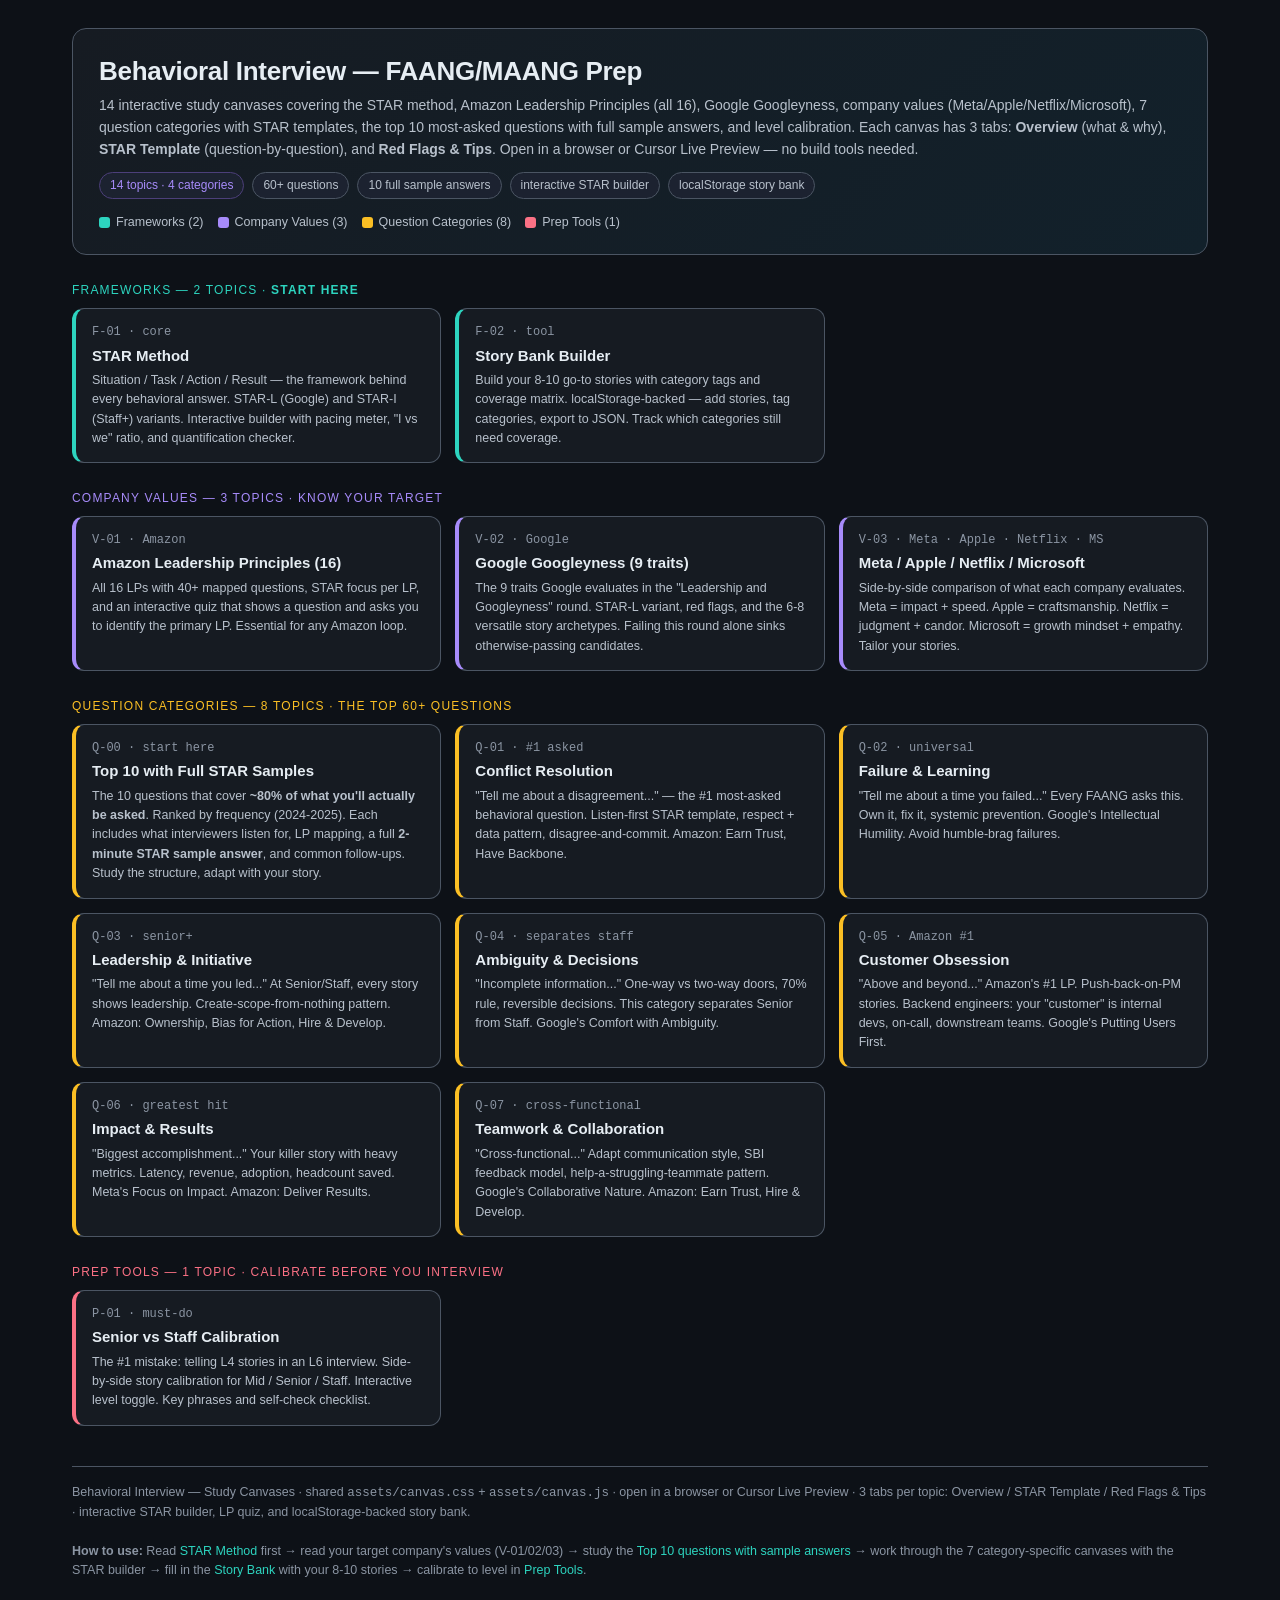
<file: canvas/index.html>
<!DOCTYPE html>
<html lang="en">
<head>
<meta charset="UTF-8">
<meta name="viewport" content="width=device-width, initial-scale=1.0">
<title>Behavioral Interview — Study Canvases</title>
<link rel="stylesheet" href="assets/canvas.css">
</head>
<body>
<div class="wrap">

  <header class="hero">
    <h1>Behavioral Interview — FAANG/MAANG Prep</h1>
    <div class="sub">14 interactive study canvases covering the STAR method, Amazon Leadership Principles (all 16), Google Googleyness, company values (Meta/Apple/Netflix/Microsoft), 7 question categories with STAR templates, the top 10 most-asked questions with full sample answers, and level calibration. Each canvas has 3 tabs: <b>Overview</b> (what &amp; why), <b>STAR Template</b> (question-by-question), and <b>Red Flags &amp; Tips</b>. Open in a browser or Cursor Live Preview &mdash; no build tools needed.</div>
    <div class="badges">
      <span class="badge lvl">14 topics &middot; 4 categories</span>
      <span class="badge">60+ questions</span>
      <span class="badge">10 full sample answers</span>
      <span class="badge">interactive STAR builder</span>
      <span class="badge">localStorage story bank</span>
    </div>
    <div class="legend">
      <span><i class="dot" style="background:var(--frame)"></i> Frameworks (2)</span>
      <span><i class="dot" style="background:var(--value)"></i> Company Values (3)</span>
      <span><i class="dot" style="background:var(--quest)"></i> Question Categories (8)</span>
      <span><i class="dot" style="background:var(--prep)"></i> Prep Tools (1)</span>
    </div>
  </header>

  <!-- ======== FRAMEWORKS ======== -->
  <div class="lvlband frame">Frameworks &mdash; 2 topics &middot; <b>start here</b></div>
  <div class="hub">
    <a class="tile frame" href="frameworks/star-method.html">
      <div class="num">F-01 &middot; core</div>
      <div class="tt">STAR Method</div>
      <div class="dd">Situation / Task / Action / Result &mdash; the framework behind every behavioral answer. STAR-L (Google) and STAR-I (Staff+) variants. Interactive builder with pacing meter, "I vs we" ratio, and quantification checker.</div>
    </a>
    <a class="tile frame" href="frameworks/story-bank.html">
      <div class="num">F-02 &middot; tool</div>
      <div class="tt">Story Bank Builder</div>
      <div class="dd">Build your 8-10 go-to stories with category tags and coverage matrix. localStorage-backed &mdash; add stories, tag categories, export to JSON. Track which categories still need coverage.</div>
    </a>
  </div>

  <!-- ======== COMPANY VALUES ======== -->
  <div class="lvlband value">Company Values &mdash; 3 topics &middot; know your target</div>
  <div class="hub">
    <a class="tile value" href="values/amazon-lps.html">
      <div class="num">V-01 &middot; Amazon</div>
      <div class="tt">Amazon Leadership Principles (16)</div>
      <div class="dd">All 16 LPs with 40+ mapped questions, STAR focus per LP, and an interactive quiz that shows a question and asks you to identify the primary LP. Essential for any Amazon loop.</div>
    </a>
    <a class="tile value" href="values/google-googleyness.html">
      <div class="num">V-02 &middot; Google</div>
      <div class="tt">Google Googleyness (9 traits)</div>
      <div class="dd">The 9 traits Google evaluates in the "Leadership and Googleyness" round. STAR-L variant, red flags, and the 6-8 versatile story archetypes. Failing this round alone sinks otherwise-passing candidates.</div>
    </a>
    <a class="tile value" href="values/company-values.html">
      <div class="num">V-03 &middot; Meta &middot; Apple &middot; Netflix &middot; MS</div>
      <div class="tt">Meta / Apple / Netflix / Microsoft</div>
      <div class="dd">Side-by-side comparison of what each company evaluates. Meta = impact + speed. Apple = craftsmanship. Netflix = judgment + candor. Microsoft = growth mindset + empathy. Tailor your stories.</div>
    </a>
  </div>

  <!-- ======== QUESTION CATEGORIES ======== -->
  <div class="lvlband quest">Question Categories &mdash; 8 topics &middot; the top 60+ questions</div>
  <div class="hub">
    <a class="tile quest" href="questions/top-10-samples.html">
      <div class="num">Q-00 &middot; start here</div>
      <div class="tt">Top 10 with Full STAR Samples</div>
      <div class="dd">The 10 questions that cover <b>~80% of what you'll actually be asked</b>. Ranked by frequency (2024-2025). Each includes what interviewers listen for, LP mapping, a full <b>2-minute STAR sample answer</b>, and common follow-ups. Study the structure, adapt with your story.</div>
    </a>
    <a class="tile quest" href="questions/conflict-resolution.html">
      <div class="num">Q-01 &middot; #1 asked</div>
      <div class="tt">Conflict Resolution</div>
      <div class="dd">"Tell me about a disagreement..." &mdash; the #1 most-asked behavioral question. Listen-first STAR template, respect + data pattern, disagree-and-commit. Amazon: Earn Trust, Have Backbone.</div>
    </a>
    <a class="tile quest" href="questions/failure-and-learning.html">
      <div class="num">Q-02 &middot; universal</div>
      <div class="tt">Failure &amp; Learning</div>
      <div class="dd">"Tell me about a time you failed..." Every FAANG asks this. Own it, fix it, systemic prevention. Google's Intellectual Humility. Avoid humble-brag failures.</div>
    </a>
    <a class="tile quest" href="questions/leadership-and-initiative.html">
      <div class="num">Q-03 &middot; senior+</div>
      <div class="tt">Leadership &amp; Initiative</div>
      <div class="dd">"Tell me about a time you led..." At Senior/Staff, every story shows leadership. Create-scope-from-nothing pattern. Amazon: Ownership, Bias for Action, Hire &amp; Develop.</div>
    </a>
    <a class="tile quest" href="questions/ambiguity-and-decisions.html">
      <div class="num">Q-04 &middot; separates staff</div>
      <div class="tt">Ambiguity &amp; Decisions</div>
      <div class="dd">"Incomplete information..." One-way vs two-way doors, 70% rule, reversible decisions. This category separates Senior from Staff. Google's Comfort with Ambiguity.</div>
    </a>
    <a class="tile quest" href="questions/customer-obsession.html">
      <div class="num">Q-05 &middot; Amazon #1</div>
      <div class="tt">Customer Obsession</div>
      <div class="dd">"Above and beyond..." Amazon's #1 LP. Push-back-on-PM stories. Backend engineers: your "customer" is internal devs, on-call, downstream teams. Google's Putting Users First.</div>
    </a>
    <a class="tile quest" href="questions/impact-and-results.html">
      <div class="num">Q-06 &middot; greatest hit</div>
      <div class="tt">Impact &amp; Results</div>
      <div class="dd">"Biggest accomplishment..." Your killer story with heavy metrics. Latency, revenue, adoption, headcount saved. Meta's Focus on Impact. Amazon: Deliver Results.</div>
    </a>
    <a class="tile quest" href="questions/teamwork-and-collaboration.html">
      <div class="num">Q-07 &middot; cross-functional</div>
      <div class="tt">Teamwork &amp; Collaboration</div>
      <div class="dd">"Cross-functional..." Adapt communication style, SBI feedback model, help-a-struggling-teammate pattern. Google's Collaborative Nature. Amazon: Earn Trust, Hire &amp; Develop.</div>
    </a>
  </div>

  <!-- ======== PREP TOOLS ======== -->
  <div class="lvlband prep">Prep Tools &mdash; 1 topic &middot; calibrate before you interview</div>
  <div class="hub">
    <a class="tile prep" href="prep/level-calibration.html">
      <div class="num">P-01 &middot; must-do</div>
      <div class="tt">Senior vs Staff Calibration</div>
      <div class="dd">The #1 mistake: telling L4 stories in an L6 interview. Side-by-side story calibration for Mid / Senior / Staff. Interactive level toggle. Key phrases and self-check checklist.</div>
    </a>
  </div>

  <footer>
    Behavioral Interview &mdash; Study Canvases &middot; shared <code>assets/canvas.css</code> + <code>assets/canvas.js</code> &middot;
    open in a browser or Cursor Live Preview &middot; 3 tabs per topic: Overview / STAR Template / Red Flags &amp; Tips &middot;
    interactive STAR builder, LP quiz, and localStorage-backed story bank.
    <br><br>
    <b>How to use:</b> Read <a href="frameworks/star-method.html">STAR Method</a> first &rarr; read your target company's values (V-01/02/03) &rarr; study the <a href="questions/top-10-samples.html">Top 10 questions with sample answers</a> &rarr; work through the 7 category-specific canvases with the STAR builder &rarr; fill in the <a href="frameworks/story-bank.html">Story Bank</a> with your 8-10 stories &rarr; calibrate to level in <a href="prep/level-calibration.html">Prep Tools</a>.
  </footer>

</div>
</body>
</html>
</file>
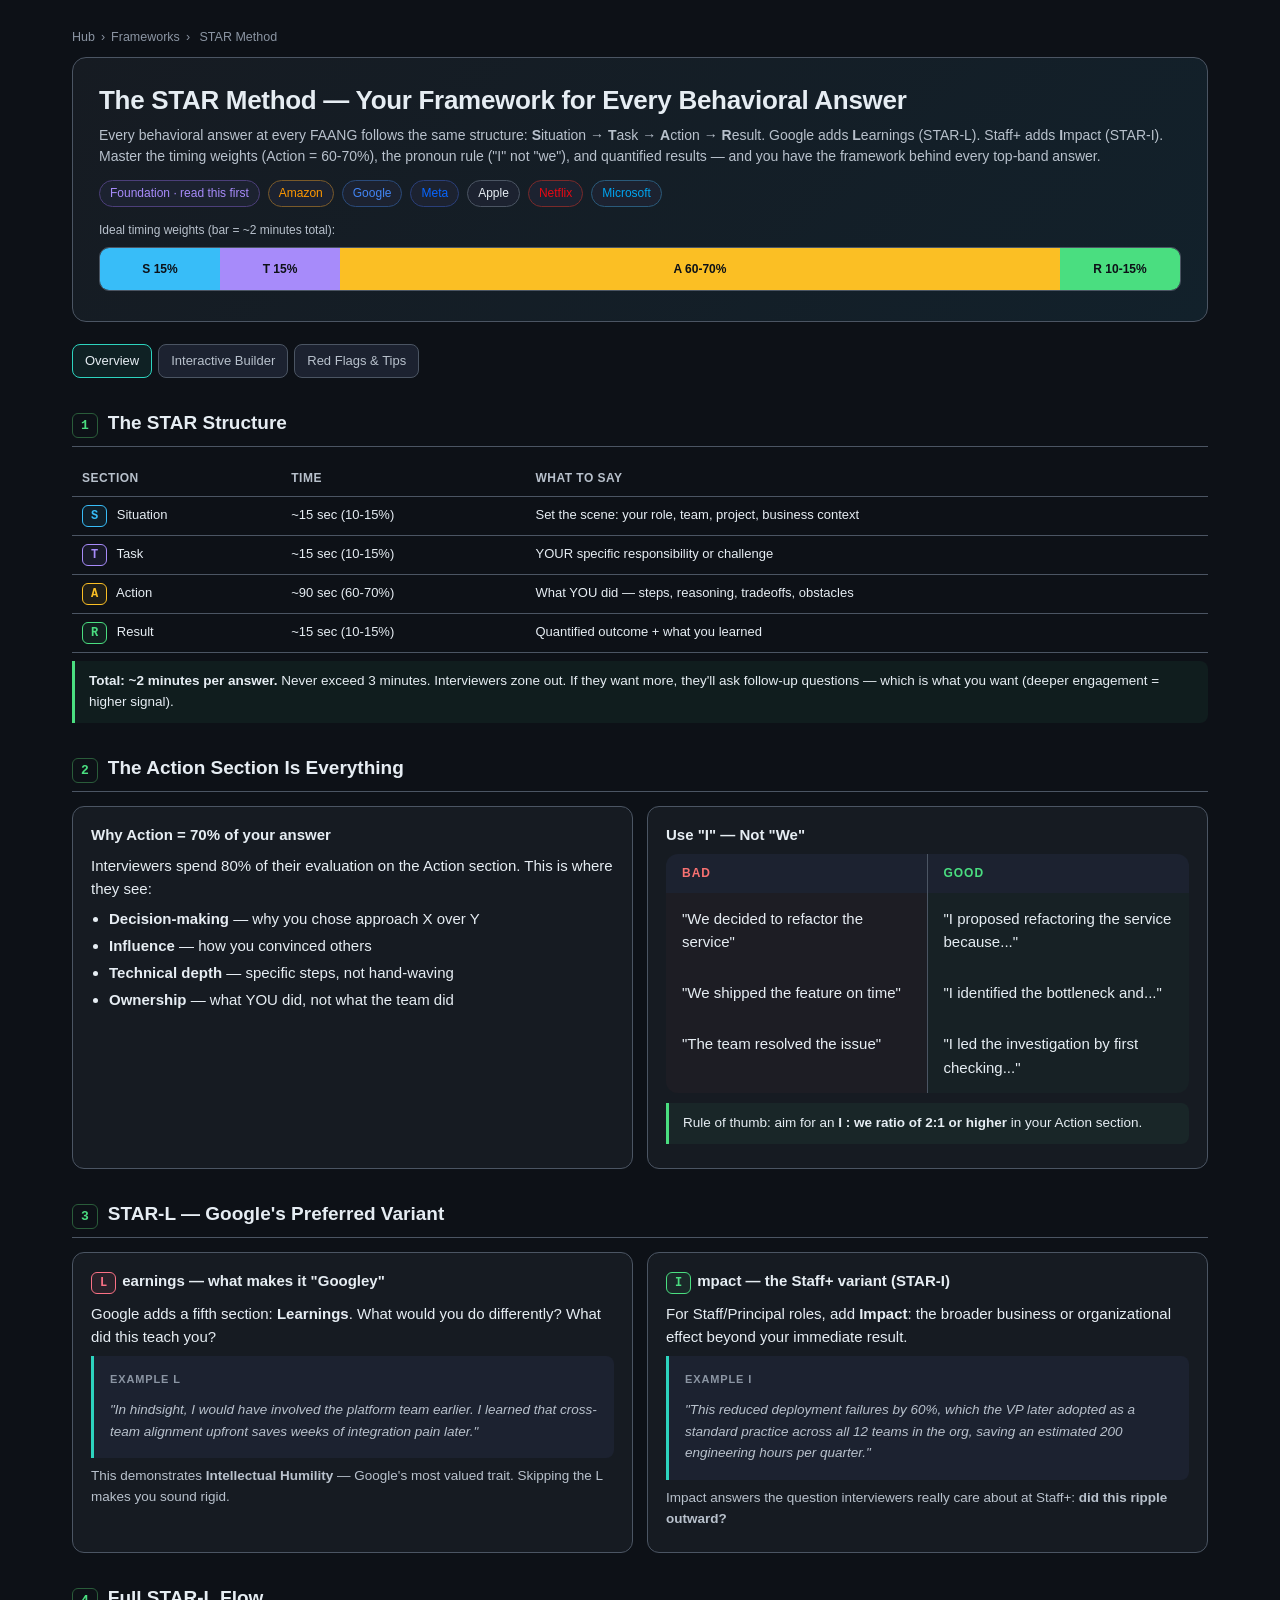
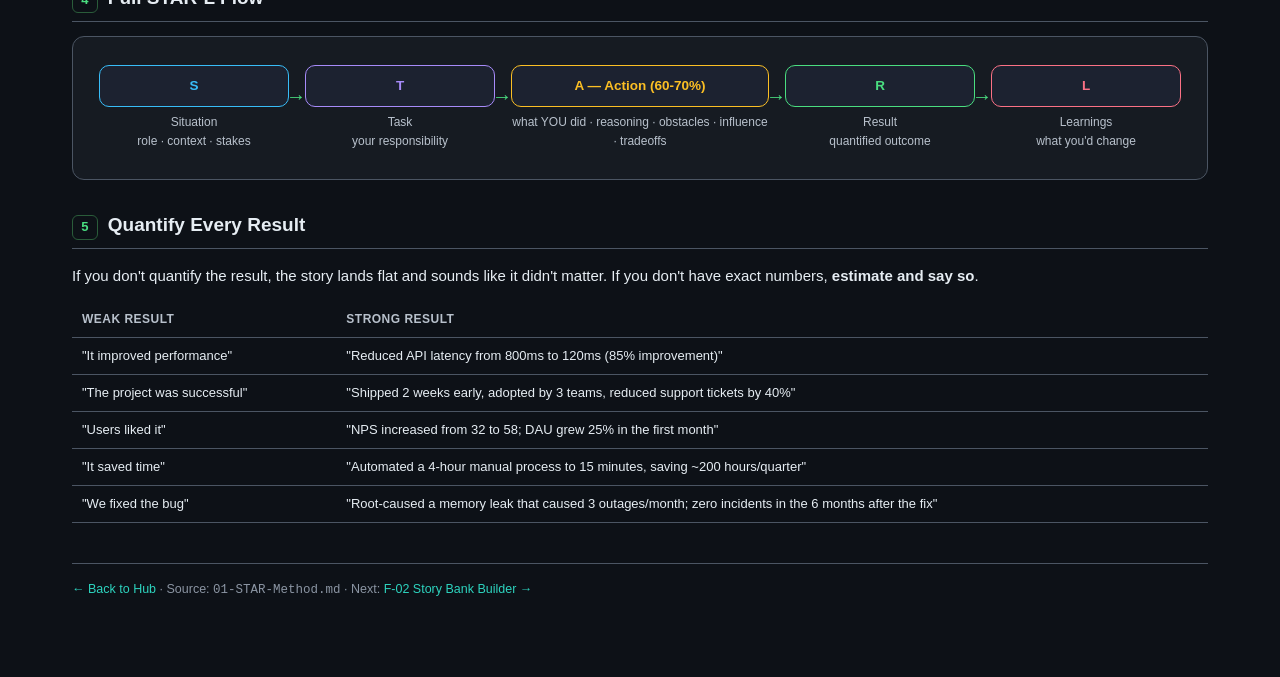
<file: canvas/frameworks/star-method.html>
<!DOCTYPE html>
<html lang="en">
<head>
<meta charset="UTF-8">
<meta name="viewport" content="width=device-width, initial-scale=1.0">
<title>F-01 · STAR Method — Behavioral Interview</title>
<link rel="stylesheet" href="../assets/canvas.css">
</head>
<body>
<div class="wrap">

  <div class="breadcrumb"><a href="../index.html">Hub</a><span class="sep">›</span><a href="../index.html">Frameworks</a><span class="sep">›</span> STAR Method</div>

  <header class="hero">
    <h1>The STAR Method — Your Framework for Every Behavioral Answer</h1>
    <div class="sub">Every behavioral answer at every FAANG follows the same structure: <b>S</b>ituation → <b>T</b>ask → <b>A</b>ction → <b>R</b>esult. Google adds <b>L</b>earnings (STAR-L). Staff+ adds <b>I</b>mpact (STAR-I). Master the timing weights (Action = 60-70%), the pronoun rule ("I" not "we"), and quantified results — and you have the framework behind every top-band answer.</div>
    <div class="badges">
      <span class="badge lvl">Foundation · read this first</span>
      <span class="badge amazon">Amazon</span>
      <span class="badge google">Google</span>
      <span class="badge meta">Meta</span>
      <span class="badge apple">Apple</span>
      <span class="badge netflix">Netflix</span>
      <span class="badge microsoft">Microsoft</span>
    </div>
    <div style="margin-top:14px">
      <div style="font-size:12px;color:var(--muted);margin-bottom:4px">Ideal timing weights (bar = ~2 minutes total):</div>
      <div class="starbar">
        <div class="b-s">S 15%</div>
        <div class="b-t">T 15%</div>
        <div class="b-a">A 60-70%</div>
        <div class="b-r">R 10-15%</div>
      </div>
    </div>
  </header>

  <div data-tabscope>
    <div class="tabs">
      <div class="tab active" data-tab="concept">Overview</div>
      <div class="tab" data-tab="builder">Interactive Builder</div>
      <div class="tab" data-tab="tips">Red Flags &amp; Tips</div>
    </div>

    <!-- ============ TAB 1: OVERVIEW ============ -->
    <div class="tabpanel active" data-panel="concept">

      <section>
        <div class="sec-h"><span class="n">1</span><h2>The STAR Structure</h2></div>
        <table>
          <thead><tr><th>Section</th><th>Time</th><th>What to say</th></tr></thead>
          <tbody>
            <tr><td><span class="star-tag s">S</span> Situation</td><td>~15 sec (10-15%)</td><td>Set the scene: your role, team, project, business context</td></tr>
            <tr><td><span class="star-tag t">T</span> Task</td><td>~15 sec (10-15%)</td><td>YOUR specific responsibility or challenge</td></tr>
            <tr><td><span class="star-tag a">A</span> Action</td><td>~90 sec (60-70%)</td><td>What YOU did — steps, reasoning, tradeoffs, obstacles</td></tr>
            <tr><td><span class="star-tag r">R</span> Result</td><td>~15 sec (10-15%)</td><td>Quantified outcome + what you learned</td></tr>
          </tbody>
        </table>
        <div class="callout tip"><b>Total: ~2 minutes per answer.</b> Never exceed 3 minutes. Interviewers zone out. If they want more, they'll ask follow-up questions — which is what you want (deeper engagement = higher signal).</div>
      </section>

      <section>
        <div class="sec-h"><span class="n">2</span><h2>The Action Section Is Everything</h2></div>
        <div class="grid g2">
          <div class="card">
            <h3>Why Action = 70% of your answer</h3>
            <p>Interviewers spend 80% of their evaluation on the Action section. This is where they see:</p>
            <ul class="tight">
              <li><b>Decision-making</b> — why you chose approach X over Y</li>
              <li><b>Influence</b> — how you convinced others</li>
              <li><b>Technical depth</b> — specific steps, not hand-waving</li>
              <li><b>Ownership</b> — what YOU did, not what the team did</li>
            </ul>
          </div>
          <div class="card">
            <h3>Use "I" — Not "We"</h3>
            <div class="gb-grid" style="border:none">
              <div class="gb-h bad">Bad</div>
              <div class="gb-h good">Good</div>
              <div class="gb-c bad">"We decided to refactor the service"</div>
              <div class="gb-c good">"I proposed refactoring the service because..."</div>
              <div class="gb-c bad">"We shipped the feature on time"</div>
              <div class="gb-c good">"I identified the bottleneck and..."</div>
              <div class="gb-c bad">"The team resolved the issue"</div>
              <div class="gb-c good">"I led the investigation by first checking..."</div>
            </div>
            <div class="callout tip" style="margin-top:10px">Rule of thumb: aim for an <b>I : we ratio of 2:1 or higher</b> in your Action section.</div>
          </div>
        </div>
      </section>

      <section>
        <div class="sec-h"><span class="n">3</span><h2>STAR-L — Google's Preferred Variant</h2></div>
        <div class="grid g2">
          <div class="card">
            <h3><span class="star-tag l">L</span>earnings — what makes it "Googley"</h3>
            <p>Google adds a fifth section: <b>Learnings</b>. What would you do differently? What did this teach you?</p>
            <div class="example">
              <div class="label">Example L</div>
              <p><em>"In hindsight, I would have involved the platform team earlier. I learned that cross-team alignment upfront saves weeks of integration pain later."</em></p>
            </div>
            <p class="muted">This demonstrates <b>Intellectual Humility</b> — Google's most valued trait. Skipping the L makes you sound rigid.</p>
          </div>
          <div class="card">
            <h3><span class="star-tag" style="color:var(--r-color);border-color:var(--r-color);background:rgba(74,222,128,.08)">I</span>mpact — the Staff+ variant (STAR-I)</h3>
            <p>For Staff/Principal roles, add <b>Impact</b>: the broader business or organizational effect beyond your immediate result.</p>
            <div class="example">
              <div class="label">Example I</div>
              <p><em>"This reduced deployment failures by 60%, which the VP later adopted as a standard practice across all 12 teams in the org, saving an estimated 200 engineering hours per quarter."</em></p>
            </div>
            <p class="muted">Impact answers the question interviewers really care about at Staff+: <b>did this ripple outward?</b></p>
          </div>
        </div>
      </section>

      <section>
        <div class="sec-h"><span class="n">4</span><h2>Full STAR-L Flow</h2></div>
        <div class="flow">
          <div class="step s"><div class="box">S</div><small>Situation<br>role · context · stakes</small></div>
          <div class="step t"><div class="box">T</div><small>Task<br>your responsibility</small></div>
          <div class="step a" style="flex:3"><div class="box">A — Action (60-70%)</div><small>what YOU did · reasoning · obstacles · influence · tradeoffs</small></div>
          <div class="step r"><div class="box">R</div><small>Result<br>quantified outcome</small></div>
          <div class="step l"><div class="box">L</div><small>Learnings<br>what you'd change</small></div>
        </div>
      </section>

      <section>
        <div class="sec-h"><span class="n">5</span><h2>Quantify Every Result</h2></div>
        <p class="muted">If you don't quantify the result, the story lands flat and sounds like it didn't matter. If you don't have exact numbers, <b>estimate and say so</b>.</p>
        <table>
          <thead><tr><th>Weak Result</th><th>Strong Result</th></tr></thead>
          <tbody>
            <tr><td class="bad">"It improved performance"</td><td class="ok">"Reduced API latency from 800ms to 120ms (85% improvement)"</td></tr>
            <tr><td class="bad">"The project was successful"</td><td class="ok">"Shipped 2 weeks early, adopted by 3 teams, reduced support tickets by 40%"</td></tr>
            <tr><td class="bad">"Users liked it"</td><td class="ok">"NPS increased from 32 to 58; DAU grew 25% in the first month"</td></tr>
            <tr><td class="bad">"It saved time"</td><td class="ok">"Automated a 4-hour manual process to 15 minutes, saving ~200 hours/quarter"</td></tr>
            <tr><td class="bad">"We fixed the bug"</td><td class="ok">"Root-caused a memory leak that caused 3 outages/month; zero incidents in the 6 months after the fix"</td></tr>
          </tbody>
        </table>
      </section>
    </div>

    <!-- ============ TAB 2: INTERACTIVE BUILDER ============ -->
    <div class="tabpanel" data-panel="builder">

      <section>
        <div class="sec-h"><span class="n">1</span><h2>STAR Builder</h2><span class="tag">interactive · client-side only</span></div>
        <p class="muted">Draft a story in the fields below. The builder computes your spoken time (~150 words per minute), section weights, "I vs we" ratio, and whether your Result contains numbers. Aim for <b>90-150 seconds</b>, Action ~60-70%, and results with real metrics.</p>

        <div id="star-builder" class="sim">
          <div class="sim-controls" style="justify-content:flex-end">
            <button class="btn" id="sb-load-example">Load example story</button>
            <button class="btn warn" id="sb-clear">Clear all</button>
          </div>

          <div class="star-field">
            <label><span class="star-tag s">S</span> Situation <span style="color:var(--faint);font-weight:400;font-size:12px">— target ~15% · 2-3 sentences</span></label>
            <textarea id="sb-s" placeholder="Set the scene: your role, team, project, business context. Example: 'On the search platform team, we were migrating from Elasticsearch 5 to 7. Search served 200M requests/day.'"></textarea>
          </div>

          <div class="star-field">
            <label><span class="star-tag t">T</span> Task <span style="color:var(--faint);font-weight:400;font-size:12px">— target ~15% · 1-2 sentences</span></label>
            <textarea id="sb-t" placeholder="Your specific responsibility. What was expected of you? Example: 'I was tech lead. The goal was to migrate in 6 weeks with zero regressions.'"></textarea>
          </div>

          <div class="star-field">
            <label><span class="star-tag a">A</span> Action <span style="color:var(--faint);font-weight:400;font-size:12px">— target ~60-70% · what YOU did, reasoning, obstacles, influence</span></label>
            <textarea id="sb-a" rows="8" placeholder="What YOU did (use 'I', not 'we'). Include: how you analyzed the problem, key decisions and WHY, how you influenced others, obstacles you overcame, how you executed. This is 60-70% of your answer."></textarea>
          </div>

          <div class="star-field">
            <label><span class="star-tag r">R</span> Result <span style="color:var(--faint);font-weight:400;font-size:12px">— target ~15% · with NUMBERS</span></label>
            <textarea id="sb-r" placeholder="Quantified outcome. Example: 'Query p99 latency dropped from 340ms to 180ms (47% improvement). Zero customer-visible regressions.'"></textarea>
          </div>

          <div class="star-field">
            <label><span class="star-tag l">L</span> Learnings <span style="color:var(--faint);font-weight:400;font-size:12px">— optional · required for Google STAR-L</span></label>
            <textarea id="sb-l" placeholder="What did this teach you? What would you do differently? Example: 'I would have started the consumer-team pairing earlier — leaving it until week 3 created a rush at the end.'"></textarea>
          </div>

          <div style="margin-top:16px;padding:12px 14px;background:var(--panel-2);border:1px solid var(--border);border-radius:10px">
            <div style="font-size:13px;margin-bottom:8px" id="sb-total">Start typing to see your pacing.</div>
            <div id="sb-feedback" style="font-size:12.5px;color:var(--muted);line-height:1.7"></div>
          </div>
        </div>
      </section>

      <section>
        <div class="sec-h"><span class="n">2</span><h2>Preview</h2><span class="tag">how it reads</span></div>
        <div class="card">
          <div id="sb-preview" style="font-size:13.5px;line-height:1.6"></div>
        </div>
        <div class="callout info" style="margin-top:10px"><b>Tip:</b> Read your preview out loud, timing yourself. If you land between <b>1:30 and 2:30</b>, you're in the ideal band. If you're over 2:30, cut Situation and Task ruthlessly — those are context, not credit.</div>
      </section>
    </div>

    <!-- ============ TAB 3: RED FLAGS & TIPS ============ -->
    <div class="tabpanel" data-panel="tips">

      <section>
        <div class="sec-h"><span class="n">1</span><h2>Common STAR Mistakes</h2></div>
        <table>
          <thead><tr><th>Mistake</th><th>Why it's bad</th><th>Fix</th></tr></thead>
          <tbody>
            <tr><td class="bad">Too long Situation (3+ min)</td><td>Interviewer zones out</td><td>2-3 sentences max</td></tr>
            <tr><td class="bad">Using "we" throughout</td><td>Can't assess YOUR contribution</td><td>Replace with "I"</td></tr>
            <tr><td class="bad">No quantified Result</td><td>Sounds like it didn't matter</td><td>Add metrics, even estimates</td></tr>
            <tr><td class="bad">"Passenger" story</td><td>You were a bystander, not a driver</td><td>Pick stories where YOU drove outcome</td></tr>
            <tr><td class="bad">Only positive stories</td><td>Seems rehearsed, lacks self-awareness</td><td>Include failure + learning stories</td></tr>
            <tr><td class="bad">Not answering the question</td><td>Story doesn't match what was asked</td><td>Pause, think, answer the actual question</td></tr>
            <tr><td class="bad">Badmouthing colleagues</td><td>Instant red flag</td><td>Focus on YOUR actions, not others' failings</td></tr>
          </tbody>
        </table>
      </section>

      <section>
        <div class="sec-h"><span class="n">2</span><h2>The "So What?" Test</h2></div>
        <div class="grid g2">
          <div class="card">
            <h3>Every sentence must answer: "So what?"</h3>
            <p>After each sentence in your Action section, ask: <b>would the interviewer care?</b></p>
            <ul class="tight">
              <li><span class="bad">Weak:</span> "I set up meetings." <span class="muted">(everyone does)</span></li>
              <li><span class="ok">Strong:</span> "I set up 1:1s with each of the 3 stakeholders because I knew that objections raised in group meetings become political."</li>
            </ul>
          </div>
          <div class="card">
            <h3>Reasoning &gt; actions</h3>
            <p>Interviewers assume you can execute. What they can't see is <b>your reasoning</b>. Every major action should include a "because..." clause.</p>
            <div class="example good">
              <div class="label">Good</div>
              <p><em>"I proposed the shadow-traffic approach <b>because</b> a big-bang cutover would have hit revenue and a phased rollout would have taken 3 more months than we had."</em></p>
            </div>
          </div>
        </div>
      </section>

      <section>
        <div class="sec-h"><span class="n">3</span><h2>Practice Checklist</h2></div>
        <ul class="checklist">
          <li>Prepared 8-10 stories covering all 7 major categories</li>
          <li>Each story practiced to under 2 minutes</li>
          <li>Every story has quantified results (real or estimated)</li>
          <li>Every story uses "I" not "we" in the Action section (2:1 ratio+)</li>
          <li>At least 2 stories about failure + learning</li>
          <li>Every story has a "because..." for the key decision</li>
          <li>Stories calibrated to my target level (see Level Calibration canvas)</li>
          <li>Practiced with a peer who gave honest feedback</li>
          <li>Recorded myself and eliminated filler words ("um", "like", "basically")</li>
          <li>For Google: prepared the Learnings section for every story</li>
          <li>For Amazon: mapped each story to 2-3 Leadership Principles</li>
        </ul>
        <div class="callout tip" style="margin-top:10px"><b>Click each item</b> to toggle it done. Comes in handy in the last week before your loop.</div>
      </section>

      <section>
        <div class="sec-h"><span class="n">4</span><h2>What to Say When You Don't Have a Story</h2></div>
        <div class="callout warn"><b>Never say:</b> "I don't have a story like that." That's a hard fail. Every candidate has SOME story in every category.</div>
        <ol class="tight">
          <li><b>Buy time:</b> "Let me think about that for a moment..." (10 seconds is fine)</li>
          <li><b>Reframe the question broadly:</b> "The best example I can think of isn't a perfect match, but let me tell you about a time when..."</li>
          <li><b>Use an indirect story:</b> Backend engineer with no direct customers? Your customers are internal devs, on-call, downstream teams. Use those.</li>
          <li><b>Acknowledge and pivot:</b> "I haven't led a team of 20, but I have led a project across 3 teams. Here's what I did..."</li>
        </ol>
      </section>
    </div>
  </div>

  <footer>
    <a href="../index.html">← Back to Hub</a> &middot; Source: <code>01-STAR-Method.md</code> &middot; Next: <a href="story-bank.html">F-02 Story Bank Builder →</a>
  </footer>

</div>
<script src="../assets/canvas.js"></script>
</body>
</html>
</file>
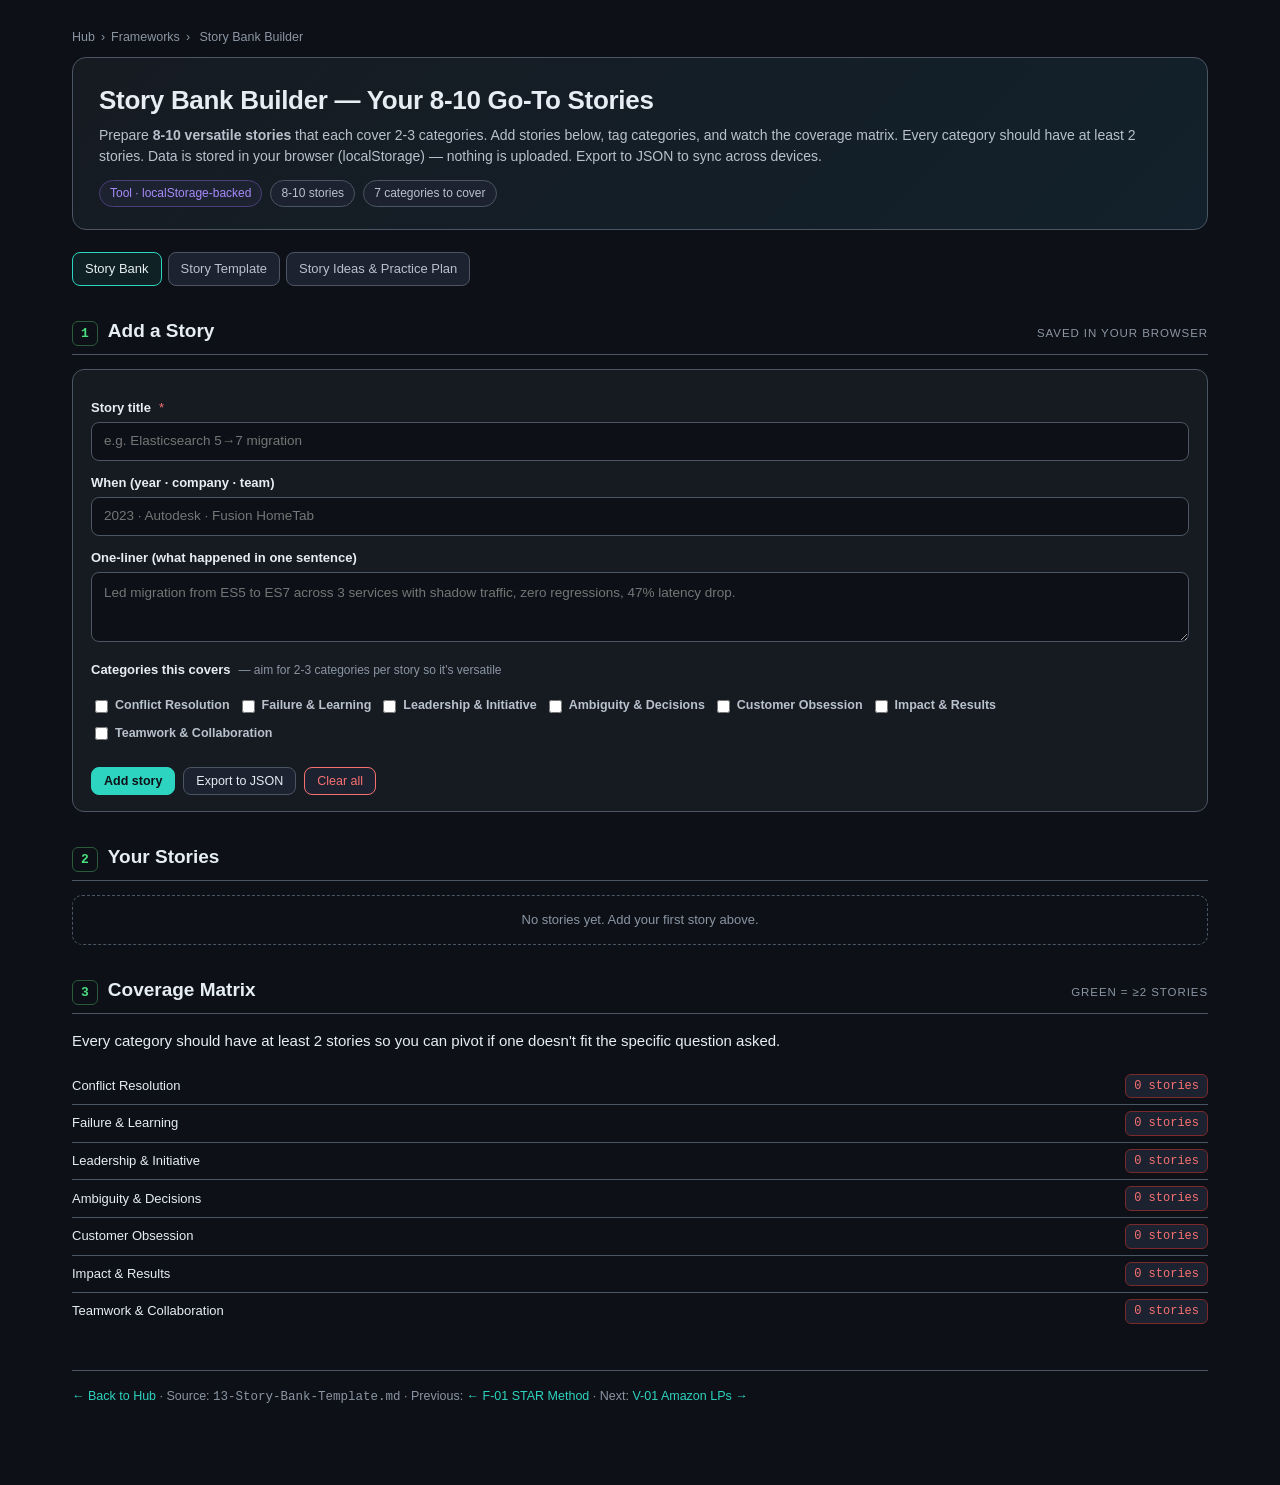
<file: canvas/frameworks/story-bank.html>
<!DOCTYPE html>
<html lang="en">
<head>
<meta charset="UTF-8">
<meta name="viewport" content="width=device-width, initial-scale=1.0">
<title>F-02 · Story Bank Builder — Behavioral Interview</title>
<link rel="stylesheet" href="../assets/canvas.css">
</head>
<body>
<div class="wrap">

  <div class="breadcrumb"><a href="../index.html">Hub</a><span class="sep">›</span><a href="../index.html">Frameworks</a><span class="sep">›</span> Story Bank Builder</div>

  <header class="hero">
    <h1>Story Bank Builder — Your 8-10 Go-To Stories</h1>
    <div class="sub">Prepare <b>8-10 versatile stories</b> that each cover 2-3 categories. Add stories below, tag categories, and watch the coverage matrix. Every category should have at least 2 stories. Data is stored in your browser (localStorage) — nothing is uploaded. Export to JSON to sync across devices.</div>
    <div class="badges">
      <span class="badge lvl">Tool · localStorage-backed</span>
      <span class="badge">8-10 stories</span>
      <span class="badge">7 categories to cover</span>
    </div>
  </header>

  <div data-tabscope>
    <div class="tabs">
      <div class="tab active" data-tab="bank">Story Bank</div>
      <div class="tab" data-tab="template">Story Template</div>
      <div class="tab" data-tab="ideas">Story Ideas &amp; Practice Plan</div>
    </div>

    <!-- ============ TAB 1: STORY BANK ============ -->
    <div class="tabpanel active" data-panel="bank">

      <section>
        <div class="sec-h"><span class="n">1</span><h2>Add a Story</h2><span class="tag">saved in your browser</span></div>
        <div id="story-bank" class="sim">
          <div class="star-field">
            <label>Story title <span style="color:var(--warn);font-weight:400">*</span></label>
            <input id="sb-title" type="text" placeholder="e.g. Elasticsearch 5→7 migration" style="width:100%;background:var(--bg);border:1px solid var(--border);border-radius:8px;color:var(--text);padding:8px 12px;font:inherit;font-size:13.5px">
          </div>
          <div class="star-field" style="display:flex;gap:12px;flex-wrap:wrap;align-items:flex-end">
            <div style="flex:1;min-width:200px">
              <label>When (year · company · team)</label>
              <input id="sb-when" type="text" placeholder="2023 · Autodesk · Fusion HomeTab" style="width:100%;background:var(--bg);border:1px solid var(--border);border-radius:8px;color:var(--text);padding:8px 12px;font:inherit;font-size:13.5px">
            </div>
          </div>
          <div class="star-field">
            <label>One-liner (what happened in one sentence)</label>
            <textarea id="sb-one" rows="2" placeholder="Led migration from ES5 to ES7 across 3 services with shadow traffic, zero regressions, 47% latency drop."></textarea>
          </div>
          <div class="star-field">
            <label>Categories this covers <span style="color:var(--faint);font-weight:400;font-size:12px">— aim for 2-3 categories per story so it's versatile</span></label>
            <div id="sb-cat-box" style="padding:8px 0"></div>
          </div>
          <div style="display:flex;gap:8px;flex-wrap:wrap">
            <button class="btn primary" id="sb-add">Add story</button>
            <button class="btn" id="sb-export">Export to JSON</button>
            <button class="btn warn" id="sb-clear-all">Clear all</button>
          </div>
        </div>
      </section>

      <section>
        <div class="sec-h"><span class="n">2</span><h2>Your Stories</h2></div>
        <div id="sb-list"></div>
      </section>

      <section>
        <div class="sec-h"><span class="n">3</span><h2>Coverage Matrix</h2><span class="tag">green = ≥2 stories</span></div>
        <p class="muted">Every category should have at least 2 stories so you can pivot if one doesn't fit the specific question asked.</p>
        <div id="sb-coverage" class="cov"></div>
      </section>
    </div>

    <!-- ============ TAB 2: STORY TEMPLATE ============ -->
    <div class="tabpanel" data-panel="template">

      <section>
        <div class="sec-h"><span class="n">1</span><h2>Full Story Template</h2></div>
        <p class="muted">Use this template when writing each story out in full (in a doc, not here). Then copy just the title + one-liner + categories into the Story Bank above for quick reference during your loop prep.</p>

        <div class="card">
          <h3>Story #: [Short Title]</h3>
          <p><b>One-liner:</b> [What happened in one sentence]</p>
          <p><b>When:</b> [Year, company, team]</p>

          <p><b>Categories this covers:</b></p>
          <ul class="tight">
            <li>Conflict Resolution</li>
            <li>Failure &amp; Learning</li>
            <li>Leadership &amp; Initiative</li>
            <li>Ambiguity &amp; Decisions</li>
            <li>Customer Obsession</li>
            <li>Impact &amp; Results</li>
            <li>Teamwork &amp; Collaboration</li>
          </ul>

          <p><b>Amazon LPs this maps to:</b></p>
          <div>
            <span class="pill">Customer Obsession</span>
            <span class="pill">Ownership</span>
            <span class="pill">Invent and Simplify</span>
            <span class="pill">Are Right, A Lot</span>
            <span class="pill">Learn and Be Curious</span>
            <span class="pill">Hire and Develop the Best</span>
            <span class="pill">Insist on Highest Standards</span>
            <span class="pill">Think Big</span>
            <span class="pill">Bias for Action</span>
            <span class="pill">Frugality</span>
            <span class="pill">Earn Trust</span>
            <span class="pill">Dive Deep</span>
            <span class="pill">Have Backbone; Disagree and Commit</span>
            <span class="pill">Deliver Results</span>
          </div>

          <p style="margin-top:12px"><b>Google traits:</b></p>
          <div>
            <span class="pill value">Intellectual Humility</span>
            <span class="pill value">Comfort with Ambiguity</span>
            <span class="pill value">Collaborative Nature</span>
            <span class="pill value">Challenging Status Quo</span>
            <span class="pill value">Putting Users First</span>
          </div>
        </div>

        <div class="grid g2" style="margin-top:14px">
          <div class="card">
            <h3><span class="star-tag s">S</span>ituation (2-3 sentences)</h3>
            <p class="muted">Context: your role, the team, the project, the business stakes.</p>
          </div>
          <div class="card">
            <h3><span class="star-tag t">T</span>ask (1-2 sentences)</h3>
            <p class="muted">Your specific responsibility. What was expected of you?</p>
          </div>
          <div class="card">
            <h3><span class="star-tag a">A</span>ction — 5-7 bullets (this is 60-70% of your answer)</h3>
            <ol class="tight">
              <li>First thing you did</li>
              <li>How you analyzed / investigated</li>
              <li>Key decision you made and <b>WHY</b></li>
              <li>How you influenced / convinced others</li>
              <li>Obstacle you overcame</li>
              <li>How you executed</li>
            </ol>
          </div>
          <div class="card">
            <h3><span class="star-tag r">R</span>esult (quantified)</h3>
            <ul class="tight">
              <li>Primary metric: "Reduced X from Y to Z (N% improvement)"</li>
              <li>Secondary impact: "Adopted by N teams"</li>
              <li>Business impact: "Saved $X / increased revenue by Y%"</li>
            </ul>
          </div>
          <div class="card" style="grid-column:1/-1">
            <h3><span class="star-tag l">L</span>earnings (Google STAR-L)</h3>
            <ul class="tight">
              <li><b>What I learned:</b> [specific lesson]</li>
              <li><b>What I'd do differently:</b> [specific change]</li>
            </ul>
          </div>
        </div>
      </section>
    </div>

    <!-- ============ TAB 3: STORY IDEAS ============ -->
    <div class="tabpanel" data-panel="ideas">

      <section>
        <div class="sec-h"><span class="n">1</span><h2>Story Ideas — Pull from Your Career</h2></div>
        <p class="muted">Think about times you:</p>
        <div class="grid g2">
          <div class="card">
            <ul class="tight">
              <li>Shipped something you're proud of</li>
              <li>Fixed a critical production incident</li>
              <li>Disagreed with your manager or peer</li>
              <li>Failed and recovered</li>
              <li>Mentored someone junior</li>
            </ul>
          </div>
          <div class="card">
            <ul class="tight">
              <li>Worked across teams</li>
              <li>Made a difficult technical decision</li>
              <li>Dealt with unclear requirements</li>
              <li>Improved a process nobody asked you to fix</li>
              <li>Advocated for the user against business pressure</li>
            </ul>
          </div>
        </div>
      </section>

      <section>
        <div class="sec-h"><span class="n">2</span><h2>4-Week Practice Schedule</h2></div>
        <table>
          <thead><tr><th>Week</th><th>Activity</th></tr></thead>
          <tbody>
            <tr><td><b>Week 1</b></td><td>Write all 8-10 stories in the full template above. Fill in the Story Bank on tab 1.</td></tr>
            <tr><td><b>Week 2</b></td><td>Practice solo — record yourself, time each story to under 2 minutes. Use the <a href="star-method.html">STAR Builder</a> to check pacing.</td></tr>
            <tr><td><b>Week 3</b></td><td>Practice with a peer. Get feedback on clarity, "I" usage, and quantification.</td></tr>
            <tr><td><b>Week 4</b></td><td>Practice adapting a single story to 3 different questions. Interviewers will re-ask variants of the same category.</td></tr>
            <tr><td><b>Ongoing</b></td><td>Refine based on feedback. Update metrics if you remember better numbers.</td></tr>
          </tbody>
        </table>
      </section>

      <section>
        <div class="sec-h"><span class="n">3</span><h2>Self-Check Before Your Loop</h2></div>
        <ul class="checklist">
          <li>I have 8-10 stories in the bank</li>
          <li>Every category has at least 2 stories (check coverage matrix)</li>
          <li>Each story is practiced to under 2 minutes</li>
          <li>At least 2 stories are failure/learning stories</li>
          <li>At least 2 stories are cross-team collaboration stories</li>
          <li>Every story has real quantified results</li>
          <li>I know which stories I'd use for each Amazon LP</li>
          <li>I've mapped 3 stories to Google's core traits</li>
          <li>I've calibrated each story to my target level (see Level Calibration)</li>
          <li>I have a "backup" story for the "So what?" follow-up</li>
        </ul>
      </section>

      <section>
        <div class="sec-h"><span class="n">4</span><h2>Reusing a Story Across Questions</h2></div>
        <div class="callout tip"><b>The versatile story pattern:</b> A single well-chosen story about a cross-team migration you led can answer <b>at least 5 different questions</b>:</div>
        <ul class="tight">
          <li>"Tell me about your biggest project" &rarr; <span class="pill quest">Impact &amp; Results</span></li>
          <li>"Tell me about a time you led a cross-functional team" &rarr; <span class="pill quest">Teamwork</span></li>
          <li>"Tell me about a time requirements were ambiguous" &rarr; <span class="pill quest">Ambiguity</span></li>
          <li>"Tell me about a time you disagreed with a PM" &rarr; <span class="pill quest">Conflict</span></li>
          <li>"Tell me about a time you delivered under pressure" &rarr; <span class="pill quest">Impact &amp; Results</span></li>
        </ul>
        <p class="muted" style="margin-top:8px">This is why you only need 8-10 stories, not 50. Emphasize different parts of the same story based on what the interviewer asked.</p>
      </section>
    </div>
  </div>

  <footer>
    <a href="../index.html">← Back to Hub</a> &middot; Source: <code>13-Story-Bank-Template.md</code> &middot;
    Previous: <a href="star-method.html">← F-01 STAR Method</a> &middot; Next: <a href="../values/amazon-lps.html">V-01 Amazon LPs →</a>
  </footer>

</div>
<script src="../assets/canvas.js"></script>
</body>
</html>
</file>
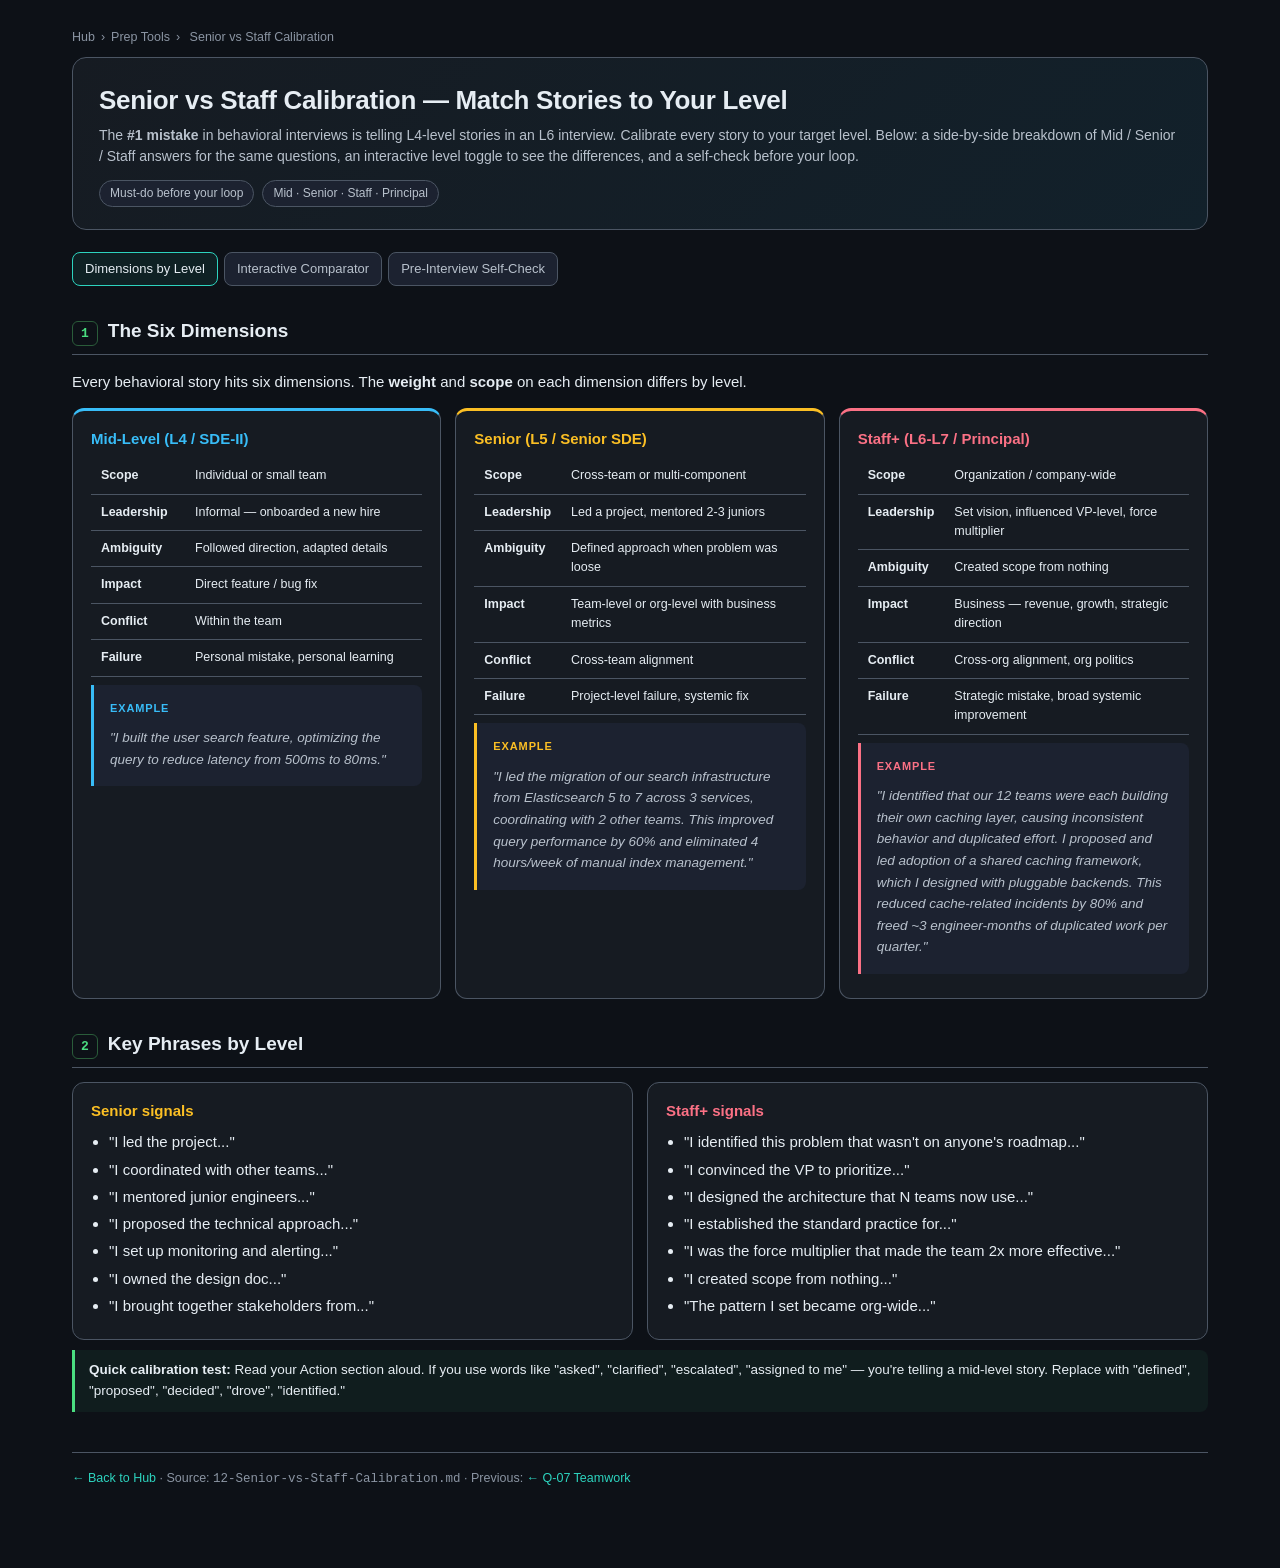
<file: canvas/prep/level-calibration.html>
<!DOCTYPE html>
<html lang="en">
<head>
<meta charset="UTF-8">
<meta name="viewport" content="width=device-width, initial-scale=1.0">
<title>P-01 · Senior vs Staff Calibration — Behavioral Interview</title>
<link rel="stylesheet" href="../assets/canvas.css">
</head>
<body>
<div class="wrap">

  <div class="breadcrumb"><a href="../index.html">Hub</a><span class="sep">›</span><a href="../index.html">Prep Tools</a><span class="sep">›</span> Senior vs Staff Calibration</div>

  <header class="hero">
    <h1>Senior vs Staff Calibration — Match Stories to Your Level</h1>
    <div class="sub">The <b>#1 mistake</b> in behavioral interviews is telling L4-level stories in an L6 interview. Calibrate every story to your target level. Below: a side-by-side breakdown of Mid / Senior / Staff answers for the same questions, an interactive level toggle to see the differences, and a self-check before your loop.</div>
    <div class="badges">
      <span class="badge prep">Must-do before your loop</span>
      <span class="badge">Mid · Senior · Staff · Principal</span>
    </div>
  </header>

  <div data-tabscope>
    <div class="tabs">
      <div class="tab active" data-tab="dimensions">Dimensions by Level</div>
      <div class="tab" data-tab="compare">Interactive Comparator</div>
      <div class="tab" data-tab="checklist">Pre-Interview Self-Check</div>
    </div>

    <!-- ============ TAB 1: DIMENSIONS BY LEVEL ============ -->
    <div class="tabpanel active" data-panel="dimensions">

      <section>
        <div class="sec-h"><span class="n">1</span><h2>The Six Dimensions</h2></div>
        <p class="muted">Every behavioral story hits six dimensions. The <b>weight</b> and <b>scope</b> on each dimension differs by level.</p>

        <div class="grid g3">
          <div class="card" style="border-top:3px solid var(--info)">
            <h3 style="color:var(--info)">Mid-Level (L4 / SDE-II)</h3>
            <table style="font-size:12.5px">
              <tbody>
                <tr><td><b>Scope</b></td><td>Individual or small team</td></tr>
                <tr><td><b>Leadership</b></td><td>Informal — onboarded a new hire</td></tr>
                <tr><td><b>Ambiguity</b></td><td>Followed direction, adapted details</td></tr>
                <tr><td><b>Impact</b></td><td>Direct feature / bug fix</td></tr>
                <tr><td><b>Conflict</b></td><td>Within the team</td></tr>
                <tr><td><b>Failure</b></td><td>Personal mistake, personal learning</td></tr>
              </tbody>
            </table>
            <div class="example" style="margin-top:8px;background:var(--panel-2);border-left-color:var(--info)">
              <div class="label" style="color:var(--info)">Example</div>
              <p><em>"I built the user search feature, optimizing the query to reduce latency from 500ms to 80ms."</em></p>
            </div>
          </div>

          <div class="card" style="border-top:3px solid var(--quest)">
            <h3 style="color:var(--quest)">Senior (L5 / Senior SDE)</h3>
            <table style="font-size:12.5px">
              <tbody>
                <tr><td><b>Scope</b></td><td>Cross-team or multi-component</td></tr>
                <tr><td><b>Leadership</b></td><td>Led a project, mentored 2-3 juniors</td></tr>
                <tr><td><b>Ambiguity</b></td><td>Defined approach when problem was loose</td></tr>
                <tr><td><b>Impact</b></td><td>Team-level or org-level with business metrics</td></tr>
                <tr><td><b>Conflict</b></td><td>Cross-team alignment</td></tr>
                <tr><td><b>Failure</b></td><td>Project-level failure, systemic fix</td></tr>
              </tbody>
            </table>
            <div class="example" style="margin-top:8px;background:var(--panel-2);border-left-color:var(--quest)">
              <div class="label" style="color:var(--quest)">Example</div>
              <p><em>"I led the migration of our search infrastructure from Elasticsearch 5 to 7 across 3 services, coordinating with 2 other teams. This improved query performance by 60% and eliminated 4 hours/week of manual index management."</em></p>
            </div>
          </div>

          <div class="card" style="border-top:3px solid var(--prep)">
            <h3 style="color:var(--prep)">Staff+ (L6-L7 / Principal)</h3>
            <table style="font-size:12.5px">
              <tbody>
                <tr><td><b>Scope</b></td><td>Organization / company-wide</td></tr>
                <tr><td><b>Leadership</b></td><td>Set vision, influenced VP-level, force multiplier</td></tr>
                <tr><td><b>Ambiguity</b></td><td>Created scope from nothing</td></tr>
                <tr><td><b>Impact</b></td><td>Business — revenue, growth, strategic direction</td></tr>
                <tr><td><b>Conflict</b></td><td>Cross-org alignment, org politics</td></tr>
                <tr><td><b>Failure</b></td><td>Strategic mistake, broad systemic improvement</td></tr>
              </tbody>
            </table>
            <div class="example" style="margin-top:8px;background:var(--panel-2);border-left-color:var(--prep)">
              <div class="label" style="color:var(--prep)">Example</div>
              <p><em>"I identified that our 12 teams were each building their own caching layer, causing inconsistent behavior and duplicated effort. I proposed and led adoption of a shared caching framework, which I designed with pluggable backends. This reduced cache-related incidents by 80% and freed ~3 engineer-months of duplicated work per quarter."</em></p>
            </div>
          </div>
        </div>
      </section>

      <section>
        <div class="sec-h"><span class="n">2</span><h2>Key Phrases by Level</h2></div>
        <div class="grid g2">
          <div class="card">
            <h3 style="color:var(--quest)">Senior signals</h3>
            <ul class="tight">
              <li>"I led the project..."</li>
              <li>"I coordinated with other teams..."</li>
              <li>"I mentored junior engineers..."</li>
              <li>"I proposed the technical approach..."</li>
              <li>"I set up monitoring and alerting..."</li>
              <li>"I owned the design doc..."</li>
              <li>"I brought together stakeholders from..."</li>
            </ul>
          </div>
          <div class="card">
            <h3 style="color:var(--prep)">Staff+ signals</h3>
            <ul class="tight">
              <li>"I identified this problem that wasn't on anyone's roadmap..."</li>
              <li>"I convinced the VP to prioritize..."</li>
              <li>"I designed the architecture that N teams now use..."</li>
              <li>"I established the standard practice for..."</li>
              <li>"I was the force multiplier that made the team 2x more effective..."</li>
              <li>"I created scope from nothing..."</li>
              <li>"The pattern I set became org-wide..."</li>
            </ul>
          </div>
        </div>
        <div class="callout tip" style="margin-top:10px"><b>Quick calibration test:</b> Read your Action section aloud. If you use words like "asked", "clarified", "escalated", "assigned to me" — you're telling a mid-level story. Replace with "defined", "proposed", "decided", "drove", "identified."</div>
      </section>
    </div>

    <!-- ============ TAB 2: INTERACTIVE COMPARATOR ============ -->
    <div class="tabpanel" data-panel="compare">

      <section>
        <div class="sec-h"><span class="n">1</span><h2>Same Question, 3 Answers</h2></div>
        <p class="muted">Toggle between levels to see how the same question is answered differently at Mid / Senior / Staff. Try telling the same story at each level — where does yours actually land?</p>

        <div id="level-toggle" style="display:flex;gap:8px;margin:14px 0;flex-wrap:wrap">
          <button class="btn" data-level="mid" style="min-width:120px">Mid (L4)</button>
          <button class="btn" data-level="senior" style="min-width:120px">Senior (L5)</button>
          <button class="btn" data-level="staff" style="min-width:120px">Staff+ (L6-L7)</button>
        </div>

        <!-- Question 1: Technical Problem -->
        <div class="card">
          <div class="kicker">Question 1</div>
          <h3>"Tell me about a time you solved a technical problem"</h3>

          <div data-level-panel="mid" class="example" style="border-left-color:var(--info)">
            <div class="label" style="color:var(--info)">Mid-Level Answer</div>
            <p><em>"I debugged a memory leak in the user service by analyzing heap dumps. Fixed it by closing unclosed streams. The service went from restarting every 6 hours to running for weeks."</em></p>
          </div>
          <div data-level-panel="senior" class="example" style="border-left-color:var(--quest)">
            <div class="label" style="color:var(--quest)">Senior Answer</div>
            <p><em>"I identified a systemic memory leak pattern across our services caused by a shared library — <b>everyone was hitting it, but no one had connected the dots.</b> I fixed the library, added monitoring for the specific leak signature, and presented the findings to all 5 teams using the library. OOMs across our services dropped from ~10/week to zero."</em></p>
          </div>
          <div data-level-panel="staff" class="example" style="border-left-color:var(--prep)">
            <div class="label" style="color:var(--prep)">Staff+ Answer</div>
            <p><em>"I noticed intermittent OOM failures <b>across the org</b> — different teams, different services, seemingly unrelated. I investigated and found the root cause was our deployment pipeline's JVM defaults: heap sizing was misconfigured across the fleet. I redesigned the deployment config system with per-team templates, established JVM tuning guidelines that were adopted org-wide, and set up a monthly reliability review. <b>OOM incidents dropped from 12/month to 1/month org-wide.</b> The config template pattern I introduced has since been reused for 3 other deployment settings."</em></p>
          </div>
        </div>

        <!-- Question 2: Ambiguity -->
        <div class="card" style="margin-top:12px">
          <div class="kicker">Question 2</div>
          <h3>"Tell me about a time you dealt with ambiguity"</h3>

          <div data-level-panel="mid" class="example" style="border-left-color:var(--info)">
            <div class="label" style="color:var(--info)">Mid-Level Answer</div>
            <p><em>"Requirements were unclear, so I clarified with the PM and proceeded. We shipped on time with the corrected requirements."</em></p>
          </div>
          <div data-level-panel="senior" class="example" style="border-left-color:var(--quest)">
            <div class="label" style="color:var(--quest)">Senior Answer</div>
            <p><em>"There was no clear spec — the PM described the goal in one sentence. I proposed 3 approaches with tradeoffs, wrote a lightweight design doc, walked stakeholders through it, and drove the decision with the team. We picked option B, shipped in 6 weeks, and I set up checkpoints that let us course-correct once."</em></p>
          </div>
          <div data-level-panel="staff" class="example" style="border-left-color:var(--prep)">
            <div class="label" style="color:var(--prep)">Staff+ Answer</div>
            <p><em>"There was <b>no project, no spec, no team</b>. I identified the opportunity through data analysis — noticed a 20% quarter-over-quarter increase in support tickets in one area. I wrote a proposal, got leadership buy-in (including a VP+ sign-off on funding), assembled a team of 4 engineers from 2 orgs, and led the initiative to completion. The framework I proposed became one of the top 5 quarterly OKRs the following half."</em></p>
          </div>
        </div>

        <!-- Question 3: Conflict -->
        <div class="card" style="margin-top:12px">
          <div class="kicker">Question 3</div>
          <h3>"Tell me about a time you disagreed with your manager or peer"</h3>

          <div data-level-panel="mid" class="example" style="border-left-color:var(--info)">
            <div class="label" style="color:var(--info)">Mid-Level Answer</div>
            <p><em>"I disagreed with my tech lead's approach to error handling. I raised it in a 1:1, we discussed, and I understood their reasoning. I ended up implementing their approach and it worked fine."</em></p>
          </div>
          <div data-level-panel="senior" class="example" style="border-left-color:var(--quest)">
            <div class="label" style="color:var(--quest)">Senior Answer</div>
            <p><em>"I disagreed with my staff engineer on system architecture — he wanted monolith, I wanted a 2-service split. I prepared a data-backed proposal comparing both, including a compliance angle he hadn't considered. We landed on a 2-service split. It wasn't exactly what either of us wanted, but I committed fully and wrote the migration plan myself over a weekend so we could hit the deadline."</em></p>
          </div>
          <div data-level-panel="staff" class="example" style="border-left-color:var(--prep)">
            <div class="label" style="color:var(--prep)">Staff+ Answer</div>
            <p><em>"I disagreed with a Director's decision to prioritize a competing initiative over infrastructure work. I gathered data showing that infra debt would slow us by ~30% within 2 quarters. I wrote a memo, walked it past 3 peer staff engineers to pressure-test my reasoning, and then presented to leadership with a 1-year roadmap comparing both paths. Leadership ultimately reversed the decision. The org now runs an annual infra planning ritual I proposed."</em></p>
          </div>
        </div>

        <!-- Question 4: Impact -->
        <div class="card" style="margin-top:12px">
          <div class="kicker">Question 4</div>
          <h3>"Tell me about your greatest accomplishment"</h3>

          <div data-level-panel="mid" class="example" style="border-left-color:var(--info)">
            <div class="label" style="color:var(--info)">Mid-Level Answer</div>
            <p><em>"I shipped a search auto-complete feature that increased engagement in that surface by 15%. I was the sole engineer on it, wrote 2K lines of code, and shipped in 4 weeks."</em></p>
          </div>
          <div data-level-panel="senior" class="example" style="border-left-color:var(--quest)">
            <div class="label" style="color:var(--quest)">Senior Answer</div>
            <p><em>"I led the search infrastructure migration that reduced query latency by 47% and drove ~$4M annualized incremental revenue. Coordinated 3 teams, mentored 2 engineers through their first major migration, and the shadow-traffic harness I built has been reused for 3 other migrations org-wide."</em></p>
          </div>
          <div data-level-panel="staff" class="example" style="border-left-color:var(--prep)">
            <div class="label" style="color:var(--prep)">Staff+ Answer</div>
            <p><em>"I identified that our AI product surface was fragmented across 8 team-owned implementations. I proposed and drove adoption of a unified inference platform. Over 18 months, I influenced 5 VPs, wrote the strategy doc, and led the migration alongside 3 tech leads. Results: 60% reduction in inference cost ($3M annualized), unblocked 2 major product bets, and became the default AI infra for the company. I hired 4 engineers into the team along the way and 2 have since been promoted to Senior."</em></p>
          </div>
        </div>
      </section>
    </div>

    <!-- ============ TAB 3: PRE-INTERVIEW SELF-CHECK ============ -->
    <div class="tabpanel" data-panel="checklist">

      <section>
        <div class="sec-h"><span class="n">1</span><h2>The 6-Question Self-Check</h2></div>
        <p class="muted">For each of your 8-10 stories, ask yourself these questions. If you can't answer "yes" to all 6, the story isn't calibrated for your target level.</p>
        <ul class="checklist">
          <li><b>Scope:</b> Does the impact match my target level? (feature = mid, cross-team = senior, org-wide = staff)</li>
          <li><b>"I" vs "we":</b> Am I clearly showing MY contribution vs the team's? (2:1 "I":we ratio+)</li>
          <li><b>Quantified:</b> Do I have specific metrics? At least one technical, one user/customer, one business</li>
          <li><b>Leadership:</b> Am I leading the direction, not just executing?</li>
          <li><b>Ambiguity:</b> Am I defining direction from nothing, not just executing against a spec?</li>
          <li><b>Why:</b> Am I explaining my reasoning ("I chose X because Y"), not just my actions?</li>
        </ul>
      </section>

      <section>
        <div class="sec-h"><span class="n">2</span><h2>Common Level Miscalibrations</h2></div>
        <div class="gb-grid">
          <div class="gb-h bad">Under-leveled (sounds junior)</div>
          <div class="gb-h good">Correctly leveled</div>
          <div class="gb-c bad">
            <ul>
              <li>"My manager asked me to..."</li>
              <li>"I got assigned to lead..."</li>
              <li>"I followed the design doc..."</li>
              <li>"I escalated to my TL..."</li>
              <li>"I implemented the spec..."</li>
              <li>"We shipped X" (no I)</li>
            </ul>
          </div>
          <div class="gb-c good">
            <ul>
              <li>"I noticed the problem and proposed..."</li>
              <li>"I volunteered to lead when I saw..."</li>
              <li>"I wrote the design doc..."</li>
              <li>"I made the call and informed my TL..."</li>
              <li>"I defined the requirements after..."</li>
              <li>"I shipped X" (owning contribution)</li>
            </ul>
          </div>
        </div>
        <div class="callout warn" style="margin-top:10px"><b>Over-leveled is also a trap.</b> Claiming "I influenced the VP's Q4 strategy" when you were a Senior IC is a credibility fail. Interviewers ask follow-ups that quickly expose over-claiming. When in doubt, size your claim to the smallest true version and let interviewers pull details out of you.</div>
      </section>

      <section>
        <div class="sec-h"><span class="n">3</span><h2>Reframe Weak Answers</h2></div>
        <div class="grid g2">
          <div class="card">
            <h3>Under-leveled</h3>
            <p class="bad" style="font-size:13px">"My manager asked me to migrate the API. I followed the migration doc, coordinated with the other team, and shipped in 4 weeks."</p>
            <p style="font-size:12px;color:var(--faint)">Assignment-driven. No initiative. No design ownership.</p>
          </div>
          <div class="card">
            <h3>Reframed to Senior</h3>
            <p class="ok" style="font-size:13px">"I noticed our v1 API was creating support burden and I proposed a v2 migration. I wrote the design doc, negotiated the migration approach with the 2 consuming teams, and led the 4-week execution. Support tickets in the affected area dropped by 60%."</p>
            <p style="font-size:12px;color:var(--faint)">Same underlying work, reframed around initiative + design + measurable impact.</p>
          </div>
        </div>
        <div class="callout tip" style="margin-top:10px"><b>The reframe test:</b> for every story, ask "what's the strongest true version of this?" — not "how do I make this sound bigger," but "what's the part of this I'm under-selling?"</div>
      </section>

      <section>
        <div class="sec-h"><span class="n">4</span><h2>Story Portfolio by Level</h2></div>
        <table>
          <thead><tr><th>Level</th><th>Story mix (of 8-10 total)</th></tr></thead>
          <tbody>
            <tr>
              <td><b>Mid (L4)</b></td>
              <td>6-7 individual feature/bug stories · 1-2 mentorship · 1-2 personal failure</td>
            </tr>
            <tr>
              <td><b>Senior (L5)</b></td>
              <td>4-5 project leadership · 2 cross-team collab · 1 failure w/ systemic fix · 1 mentorship · 1 conflict</td>
            </tr>
            <tr>
              <td><b>Staff (L6)</b></td>
              <td>3-4 create-scope-from-nothing · 2-3 org-wide initiatives · 1 strategic failure · 1 influence-without-authority · 1 platform / force multiplier</td>
            </tr>
            <tr>
              <td><b>Principal (L7)</b></td>
              <td>2-3 company-wide strategy · 2 VP-level influence · 1 strategic pivot · 1 hire+develop of a team · 1 industry-facing story (blog / conf / OSS)</td>
            </tr>
          </tbody>
        </table>
      </section>

      <section>
        <div class="sec-h"><span class="n">5</span><h2>Final Sanity Check</h2></div>
        <div class="callout tip"><b>Two-minute sanity check:</b> Tell one of your stories aloud right now. Ask yourself:
          <ol class="tight" style="margin-top:6px">
            <li>Did I say "I" more than "we"?</li>
            <li>Did I include at least 2 numbers?</li>
            <li>Did I explain WHY I made my key decision?</li>
            <li>Did the scope match my target level?</li>
            <li>Would an interviewer at my target level be impressed — or would they think "that's what a level below does"?</li>
          </ol>
        </div>
      </section>
    </div>
  </div>

  <footer>
    <a href="../index.html">← Back to Hub</a> &middot; Source: <code>12-Senior-vs-Staff-Calibration.md</code> &middot;
    Previous: <a href="../questions/teamwork-and-collaboration.html">← Q-07 Teamwork</a>
  </footer>

</div>
<script src="../assets/canvas.js"></script>
</body>
</html>
</file>
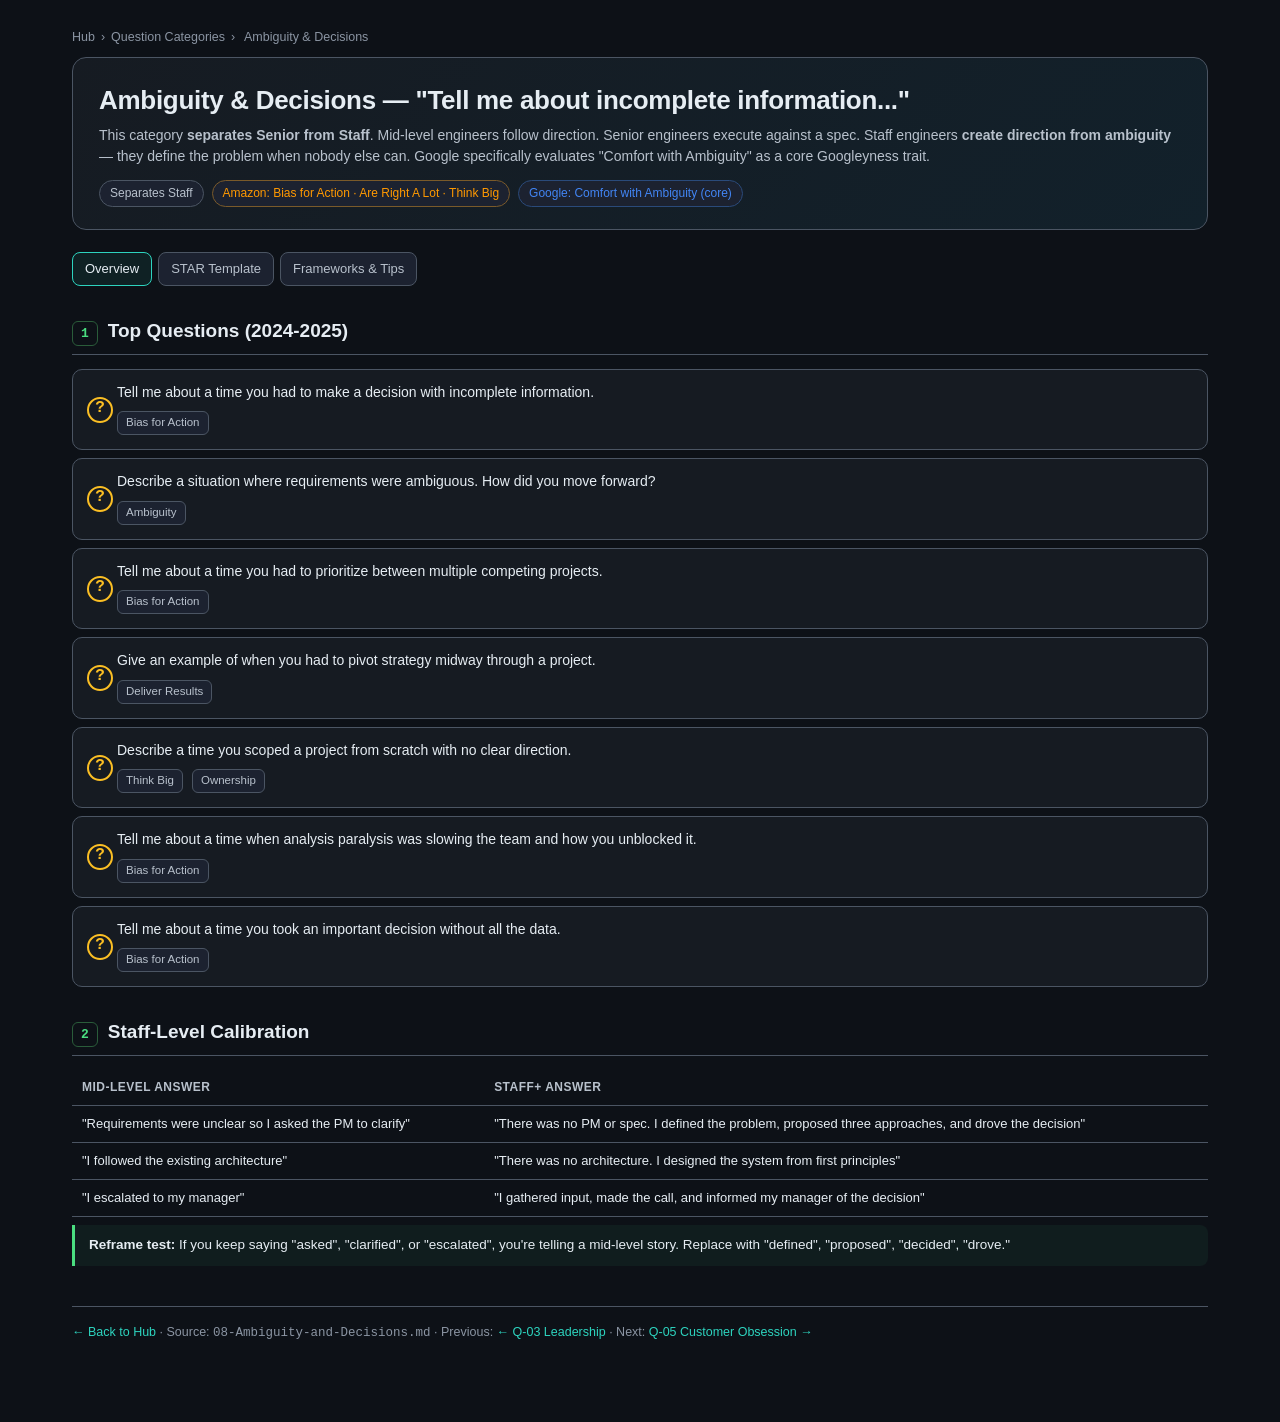
<file: canvas/questions/ambiguity-and-decisions.html>
<!DOCTYPE html>
<html lang="en">
<head>
<meta charset="UTF-8">
<meta name="viewport" content="width=device-width, initial-scale=1.0">
<title>Q-04 · Ambiguity &amp; Decisions — Behavioral Interview</title>
<link rel="stylesheet" href="../assets/canvas.css">
</head>
<body>
<div class="wrap">

  <div class="breadcrumb"><a href="../index.html">Hub</a><span class="sep">›</span><a href="../index.html">Question Categories</a><span class="sep">›</span> Ambiguity &amp; Decisions</div>

  <header class="hero">
    <h1>Ambiguity &amp; Decisions — "Tell me about incomplete information..."</h1>
    <div class="sub">This category <b>separates Senior from Staff</b>. Mid-level engineers follow direction. Senior engineers execute against a spec. Staff engineers <b>create direction from ambiguity</b> — they define the problem when nobody else can. Google specifically evaluates "Comfort with Ambiguity" as a core Googleyness trait.</div>
    <div class="badges">
      <span class="badge quest">Separates Staff</span>
      <span class="badge amazon">Amazon: Bias for Action · Are Right A Lot · Think Big</span>
      <span class="badge google">Google: Comfort with Ambiguity (core)</span>
    </div>
  </header>

  <div data-tabscope>
    <div class="tabs">
      <div class="tab active" data-tab="overview">Overview</div>
      <div class="tab" data-tab="template">STAR Template</div>
      <div class="tab" data-tab="tips">Frameworks &amp; Tips</div>
    </div>

    <!-- ============ TAB 1: OVERVIEW ============ -->
    <div class="tabpanel active" data-panel="overview">

      <section>
        <div class="sec-h"><span class="n">1</span><h2>Top Questions (2024-2025)</h2></div>
        <div class="q-card"><div class="q-txt">Tell me about a time you had to make a decision with incomplete information.</div><div class="q-tags"><span class="pill">Bias for Action</span></div></div>
        <div class="q-card"><div class="q-txt">Describe a situation where requirements were ambiguous. How did you move forward?</div><div class="q-tags"><span class="pill">Ambiguity</span></div></div>
        <div class="q-card"><div class="q-txt">Tell me about a time you had to prioritize between multiple competing projects.</div><div class="q-tags"><span class="pill">Bias for Action</span></div></div>
        <div class="q-card"><div class="q-txt">Give an example of when you had to pivot strategy midway through a project.</div><div class="q-tags"><span class="pill">Deliver Results</span></div></div>
        <div class="q-card"><div class="q-txt">Describe a time you scoped a project from scratch with no clear direction.</div><div class="q-tags"><span class="pill">Think Big</span><span class="pill">Ownership</span></div></div>
        <div class="q-card"><div class="q-txt">Tell me about a time when analysis paralysis was slowing the team and how you unblocked it.</div><div class="q-tags"><span class="pill">Bias for Action</span></div></div>
        <div class="q-card"><div class="q-txt">Tell me about a time you took an important decision without all the data.</div><div class="q-tags"><span class="pill">Bias for Action</span></div></div>
      </section>

      <section>
        <div class="sec-h"><span class="n">2</span><h2>Staff-Level Calibration</h2></div>
        <table>
          <thead><tr><th>Mid-Level answer</th><th>Staff+ answer</th></tr></thead>
          <tbody>
            <tr><td class="bad">"Requirements were unclear so I asked the PM to clarify"</td><td class="ok">"There was no PM or spec. I defined the problem, proposed three approaches, and drove the decision"</td></tr>
            <tr><td class="bad">"I followed the existing architecture"</td><td class="ok">"There was no architecture. I designed the system from first principles"</td></tr>
            <tr><td class="bad">"I escalated to my manager"</td><td class="ok">"I gathered input, made the call, and informed my manager of the decision"</td></tr>
          </tbody>
        </table>
        <div class="callout tip" style="margin-top:8px"><b>Reframe test:</b> If you keep saying "asked", "clarified", or "escalated", you're telling a mid-level story. Replace with "defined", "proposed", "decided", "drove."</div>
      </section>
    </div>

    <!-- ============ TAB 2: STAR TEMPLATE ============ -->
    <div class="tabpanel" data-panel="template">

      <section>
        <div class="sec-h"><span class="n">1</span><h2>STAR Template — Under Ambiguity</h2></div>

        <div class="card">
          <h3><span class="star-tag s">S</span>ituation</h3>
          <p class="muted"><em>"We were starting [project/initiative] but [specific ambiguity — no spec, unclear requirements, conflicting stakeholder needs, new domain with no expertise]."</em></p>
        </div>

        <div class="card" style="margin-top:12px">
          <h3><span class="star-tag t">T</span>ask</h3>
          <p class="muted"><em>"I needed to [define the approach / make a decision / unblock the team] despite [what was unclear]."</em></p>
        </div>

        <div class="card" style="margin-top:12px;border-left:3px solid var(--a-color)">
          <h3><span class="star-tag a">A</span>ction</h3>
          <ol class="tight">
            <li><b>Identified what you DID know vs didn't know</b>
              <br>"I listed the known constraints and the open questions..."</li>
            <li><b>Gathered just enough information (not all)</b>
              <br>"I talked to [3 key people] to understand [specific things]..."
              <br>"I researched [comparable systems/past incidents/industry patterns]..."</li>
            <li><b>Made a reversible decision (Bias for Action)</b>
              <br>"I proposed we start with [approach] because it was low-risk and reversible..."
              <br>"I defined clear success criteria so we'd know within [timeframe] if this was working..."</li>
            <li><b>Set up checkpoints to validate</b>
              <br>"I scheduled a review after [2 weeks / first milestone] to course-correct..."</li>
            <li><b>Communicated tradeoffs transparently</b>
              <br>"I documented the decision, the risks, and the alternatives we considered..."</li>
          </ol>
        </div>

        <div class="card" style="margin-top:12px">
          <h3><span class="star-tag r">R</span>esult</h3>
          <p class="muted"><em>"We shipped [what] in [timeframe]. The approach I chose turned out to [work well / need adjustment]. The checkpoint process meant we caught [issue] early and pivoted without wasting [time/effort]."</em></p>
        </div>
      </section>

      <section>
        <div class="sec-h"><span class="n">2</span><h2>Example: Full Answer</h2></div>
        <div class="example good">
          <div class="label">Example — Ambiguity Story</div>
          <p><b>Situation:</b> Our team was asked to "add AI capabilities" to our developer tool. No PM, no spec, no design — just a directive from leadership.</p>
          <p><b>Task:</b> I needed to translate that into a shippable plan within 3 weeks so we could commit for the quarter.</p>
          <p><b>Action:</b>
            <br>1. I listed what we knew: our users were developers, our tool had 40K DAU, and leadership wanted "AI." I listed what we didn't know: which AI use case, what latency budget, which model, what data.
            <br>2. Rather than trying to answer all of those, I talked to 5 users in 2 days. Three of them independently mentioned "help me write better commit messages." That gave me a concrete use case.
            <br>3. I proposed we build a commit-message-suggestion feature as a two-week POC — reversible, low-risk, no infra commitment. I defined success: 30% adoption in the first month among the beta group.
            <br>4. I set a checkpoint at week 2 to decide: ship as GA, iterate, or kill. I made the kill option explicit so leadership wouldn't feel sunk-cost.
            <br>5. I documented the alternatives I considered (code review, chatbot, refactoring assist) and why I ruled them out. The doc got read by 3 other teams also being asked to "add AI."
          </p>
          <p><b>Result:</b> Shipped in 3 weeks. 42% adoption in month 1. More importantly, my scoping doc became the template 2 other teams used to define their AI initiatives — leadership specifically cited it in the quarterly review as a good pattern for ambiguous asks.</p>
        </div>
      </section>
    </div>

    <!-- ============ TAB 3: FRAMEWORKS & TIPS ============ -->
    <div class="tabpanel" data-panel="tips">

      <section>
        <div class="sec-h"><span class="n">1</span><h2>Decision Frameworks to Mention</h2></div>

        <div class="grid g2">
          <div class="card">
            <h3>One-Way vs Two-Way Doors (Amazon)</h3>
            <p><b>One-way door:</b> Irreversible, high-stakes &rarr; take your time, gather data.</p>
            <p><b>Two-way door:</b> Reversible, can undo &rarr; decide quickly, iterate.</p>
            <div class="callout tip" style="margin-top:6px"><b>Golden phrase:</b> "I recognized this was a two-way door, so I decided in 24 hours and set a 2-week checkpoint."</div>
          </div>

          <div class="card">
            <h3>The 70% Rule (Jeff Bezos)</h3>
            <p>"If you wait for 90% of the information, you're too slow."</p>
            <p>"Most decisions should be made with about <b>70% of the information</b> you wish you had."</p>
            <p class="muted">If you make a bad two-way-door decision, cost is low. Analysis paralysis is the bigger risk.</p>
          </div>

          <div class="card">
            <h3>RAPID Framework</h3>
            <ul class="tight">
              <li><b>R</b>ecommend — who proposes?</li>
              <li><b>A</b>gree — who has veto?</li>
              <li><b>P</b>erform — who executes?</li>
              <li><b>I</b>nput — who provides info?</li>
              <li><b>D</b>ecide — who makes the final call?</li>
            </ul>
            <p class="muted">Useful when explaining how you unblocked a stuck cross-team decision.</p>
          </div>

          <div class="card">
            <h3>Impact vs Effort Matrix</h3>
            <p>For prioritization questions:</p>
            <ol class="tight">
              <li>High impact, low effort → do first</li>
              <li>High impact, high effort → schedule carefully</li>
              <li>Low impact, low effort → maybe do</li>
              <li>Low impact, high effort → don't do</li>
            </ol>
          </div>
        </div>
      </section>

      <section>
        <div class="sec-h"><span class="n">2</span><h2>Prioritization Answer Pattern</h2></div>
        <div class="card">
          <p>When asked <b>"How did you prioritize?"</b>, walk through your criteria:</p>
          <ol class="tight">
            <li><b>Customer impact</b> — which option affects the most users?</li>
            <li><b>Reversibility</b> — do the irreversible thing first (can iterate on the rest)</li>
            <li><b>Dependencies</b> — what blocks other teams?</li>
            <li><b>Data</b> — what do the metrics say?</li>
            <li><b>Impact vs Effort</b> — ROI ranking</li>
          </ol>
          <div class="callout info" style="margin-top:8px">Naming a specific framework signals seniority. "I used a weighted scoring model on impact, effort, and reversibility" is more credible than "I just prioritized by importance."</div>
        </div>
      </section>

      <section>
        <div class="sec-h"><span class="n">3</span><h2>Red Flags</h2></div>
        <div class="callout"><b>"I asked my manager what to do."</b> — At Senior+ this is a hard fail. You should be giving your manager recommendations, not asking for direction.</div>
        <div class="callout"><b>"I waited for the requirements to become clear."</b> — Shows passivity. Instead: "I proposed a scoping session and drove it."</div>
        <div class="callout"><b>No mention of tradeoffs.</b> — If you don't articulate what you gave up, interviewers assume you didn't consider alternatives.</div>
        <div class="callout"><b>Perfect outcome with no course-correction.</b> — Ambiguity stories should include at least one moment where you re-evaluated. Perfect linear execution sounds fake.</div>
      </section>

      <section>
        <div class="sec-h"><span class="n">4</span><h2>Follow-Up Questions to Prepare</h2></div>
        <div class="grid g2">
          <div class="card">
            <h3>"What if you had been wrong?"</h3>
            <p class="muted"><em>"I built in a 2-week checkpoint specifically for that. If adoption was below 15%, we'd have killed it and pivoted to option B (code review assist). I wanted to make the kill option cheap."</em></p>
          </div>
          <div class="card">
            <h3>"How did you know 70% was enough info?"</h3>
            <p class="muted"><em>"Because the decision was reversible (2-way door). Waiting another week to talk to 5 more users would have cost me 1/6th of the quarter. The delay cost was higher than the decision-quality upside."</em></p>
          </div>
          <div class="card">
            <h3>"What did you learn about ambiguity?"</h3>
            <p class="muted"><em>"The instinct to gather more data before deciding usually feels like diligence but is often procrastination. Now I explicitly ask 'is this a 1-way or 2-way door?' and set a hard time-box on 2-way-door decisions."</em></p>
          </div>
          <div class="card">
            <h3>"How did you know when to pivot?"</h3>
            <p class="muted"><em>"I defined the pivot criteria upfront — 30% adoption in month 1. That let me evaluate the decision on the data, not on how much time I'd invested. Sunk-cost thinking is the enemy of ambiguity."</em></p>
          </div>
        </div>
      </section>
    </div>
  </div>

  <footer>
    <a href="../index.html">← Back to Hub</a> &middot; Source: <code>08-Ambiguity-and-Decisions.md</code> &middot;
    Previous: <a href="leadership-and-initiative.html">← Q-03 Leadership</a> &middot; Next: <a href="customer-obsession.html">Q-05 Customer Obsession →</a>
  </footer>

</div>
<script src="../assets/canvas.js"></script>
</body>
</html>
</file>
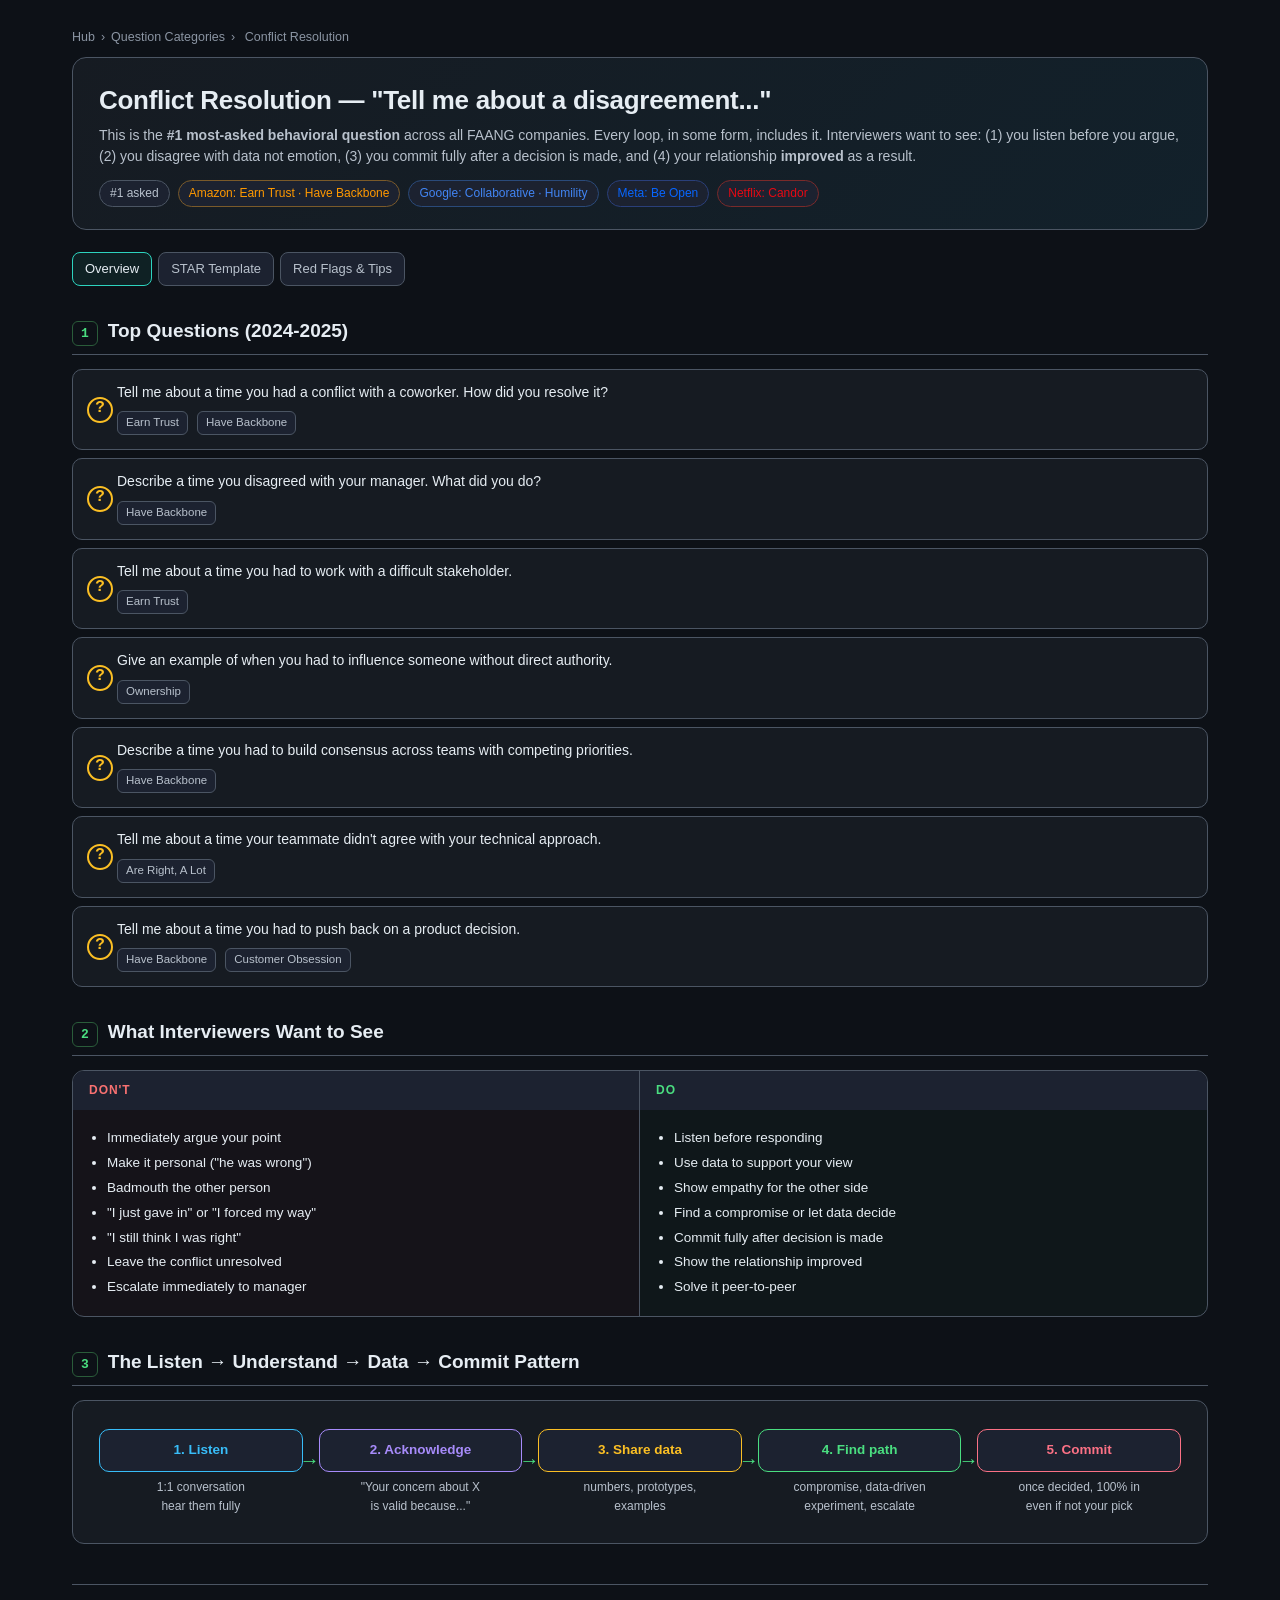
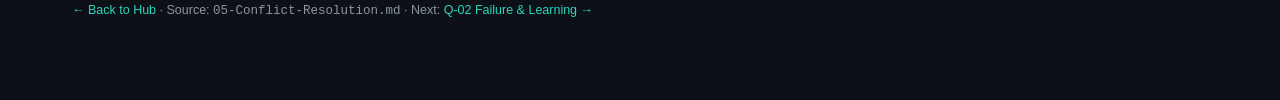
<file: canvas/questions/conflict-resolution.html>
<!DOCTYPE html>
<html lang="en">
<head>
<meta charset="UTF-8">
<meta name="viewport" content="width=device-width, initial-scale=1.0">
<title>Q-01 · Conflict Resolution — Behavioral Interview</title>
<link rel="stylesheet" href="../assets/canvas.css">
</head>
<body>
<div class="wrap">

  <div class="breadcrumb"><a href="../index.html">Hub</a><span class="sep">›</span><a href="../index.html">Question Categories</a><span class="sep">›</span> Conflict Resolution</div>

  <header class="hero">
    <h1>Conflict Resolution — "Tell me about a disagreement..."</h1>
    <div class="sub">This is the <b>#1 most-asked behavioral question</b> across all FAANG companies. Every loop, in some form, includes it. Interviewers want to see: (1) you listen before you argue, (2) you disagree with data not emotion, (3) you commit fully after a decision is made, and (4) your relationship <b>improved</b> as a result.</div>
    <div class="badges">
      <span class="badge quest">#1 asked</span>
      <span class="badge amazon">Amazon: Earn Trust · Have Backbone</span>
      <span class="badge google">Google: Collaborative · Humility</span>
      <span class="badge meta">Meta: Be Open</span>
      <span class="badge netflix">Netflix: Candor</span>
    </div>
  </header>

  <div data-tabscope>
    <div class="tabs">
      <div class="tab active" data-tab="overview">Overview</div>
      <div class="tab" data-tab="template">STAR Template</div>
      <div class="tab" data-tab="tips">Red Flags &amp; Tips</div>
    </div>

    <!-- ============ TAB 1: OVERVIEW ============ -->
    <div class="tabpanel active" data-panel="overview">

      <section>
        <div class="sec-h"><span class="n">1</span><h2>Top Questions (2024-2025)</h2></div>
        <div class="q-card"><div class="q-txt">Tell me about a time you had a conflict with a coworker. How did you resolve it?</div><div class="q-tags"><span class="pill">Earn Trust</span><span class="pill">Have Backbone</span></div></div>
        <div class="q-card"><div class="q-txt">Describe a time you disagreed with your manager. What did you do?</div><div class="q-tags"><span class="pill">Have Backbone</span></div></div>
        <div class="q-card"><div class="q-txt">Tell me about a time you had to work with a difficult stakeholder.</div><div class="q-tags"><span class="pill">Earn Trust</span></div></div>
        <div class="q-card"><div class="q-txt">Give an example of when you had to influence someone without direct authority.</div><div class="q-tags"><span class="pill">Ownership</span></div></div>
        <div class="q-card"><div class="q-txt">Describe a time you had to build consensus across teams with competing priorities.</div><div class="q-tags"><span class="pill">Have Backbone</span></div></div>
        <div class="q-card"><div class="q-txt">Tell me about a time your teammate didn't agree with your technical approach.</div><div class="q-tags"><span class="pill">Are Right, A Lot</span></div></div>
        <div class="q-card"><div class="q-txt">Tell me about a time you had to push back on a product decision.</div><div class="q-tags"><span class="pill">Have Backbone</span><span class="pill">Customer Obsession</span></div></div>
      </section>

      <section>
        <div class="sec-h"><span class="n">2</span><h2>What Interviewers Want to See</h2></div>
        <div class="gb-grid">
          <div class="gb-h bad">Don't</div>
          <div class="gb-h good">Do</div>
          <div class="gb-c bad">
            <ul>
              <li>Immediately argue your point</li>
              <li>Make it personal ("he was wrong")</li>
              <li>Badmouth the other person</li>
              <li>"I just gave in" or "I forced my way"</li>
              <li>"I still think I was right"</li>
              <li>Leave the conflict unresolved</li>
              <li>Escalate immediately to manager</li>
            </ul>
          </div>
          <div class="gb-c good">
            <ul>
              <li>Listen before responding</li>
              <li>Use data to support your view</li>
              <li>Show empathy for the other side</li>
              <li>Find a compromise or let data decide</li>
              <li>Commit fully after decision is made</li>
              <li>Show the relationship improved</li>
              <li>Solve it peer-to-peer</li>
            </ul>
          </div>
        </div>
      </section>

      <section>
        <div class="sec-h"><span class="n">3</span><h2>The Listen → Understand → Data → Commit Pattern</h2></div>
        <div class="flow">
          <div class="step s"><div class="box">1. Listen</div><small>1:1 conversation<br>hear them fully</small></div>
          <div class="step t"><div class="box">2. Acknowledge</div><small>"Your concern about X<br>is valid because..."</small></div>
          <div class="step a"><div class="box">3. Share data</div><small>numbers, prototypes,<br>examples</small></div>
          <div class="step r"><div class="box">4. Find path</div><small>compromise, data-driven<br>experiment, escalate</small></div>
          <div class="step l"><div class="box">5. Commit</div><small>once decided, 100% in<br>even if not your pick</small></div>
        </div>
      </section>
    </div>

    <!-- ============ TAB 2: STAR TEMPLATE ============ -->
    <div class="tabpanel" data-panel="template">

      <section>
        <div class="sec-h"><span class="n">1</span><h2>STAR Template</h2></div>

        <div class="card">
          <h3><span class="star-tag s">S</span>ituation (2-3 sentences)</h3>
          <p class="muted"><em>"On [project], I was working with [role] on [what]. We had a disagreement about [specific technical/product/process decision]."</em></p>
          <p style="font-size:12.5px;color:var(--faint)">Think: What was at stake? Why did it matter?</p>
        </div>

        <div class="card" style="margin-top:12px">
          <h3><span class="star-tag t">T</span>ask</h3>
          <p class="muted"><em>"I needed to [resolve the disagreement / find common ground / make a decision] because [impact if unresolved — deadline, quality, customer impact]."</em></p>
        </div>

        <div class="card" style="margin-top:12px;border-left:3px solid var(--a-color)">
          <h3><span class="star-tag a">A</span>ction — this is 70% of your answer</h3>
          <ol class="tight">
            <li><b>Listened first</b> — "I set up a 1:1 to understand their perspective. They felt that..."</li>
            <li><b>Acknowledged their view</b> — "I agreed that their concern about X was valid..."</li>
            <li><b>Shared your perspective with data</b> — "I shared data showing that approach Y would..."</li>
            <li><b>Found common ground or escalated respectfully</b> — "We agreed to prototype both approaches and let the data decide..."</li>
            <li><b>Committed to the outcome</b> — "Once we decided on approach Z, I fully committed even though it wasn't my first choice..."</li>
          </ol>
        </div>

        <div class="card" style="margin-top:12px">
          <h3><span class="star-tag r">R</span>esult</h3>
          <p class="muted"><em>"We shipped [outcome] on time. The approach we chose resulted in [metric]. More importantly, my relationship with [person] actually improved — we became go-to collaborators after that."</em></p>
        </div>

        <div class="card" style="margin-top:12px">
          <h3><span class="star-tag l">L</span>earnings (for Google)</h3>
          <p class="muted"><em>"I learned that starting with listening instead of arguing saves time. Now I always seek to understand before seeking to be understood."</em></p>
        </div>
      </section>

      <section>
        <div class="sec-h"><span class="n">2</span><h2>Example: Full Answer</h2></div>
        <div class="example good">
          <div class="label">Example — Strong Conflict Story (~2 min spoken)</div>
          <p><b>Situation:</b> I was tech lead on a new payments service. Our staff engineer wanted to build it as a monolith. I believed we needed to split it into 3 services because the compliance requirements for card data were fundamentally different from the wallet balance flows.</p>
          <p><b>Task:</b> I had one week before the design review. If we went into the review misaligned, we'd delay the whole quarter's roadmap.</p>
          <p><b>Action:</b>
            <br>1. I asked for a 45-minute 1:1 with the staff engineer, framed as "I want to understand your reasoning" — not "let me convince you."
            <br>2. He said the monolith would ship 6 weeks faster and reduce operational surface area. Both were true.
            <br>3. I acknowledged both explicitly. Then I shared a one-pager showing that the PCI compliance scope for the monolith would include the wallet team's data, which would force them to re-certify — a 4-month process. He hadn't considered the org-wide compliance cost.
            <br>4. Rather than pushing my preferred split, I proposed we scope out both options and let the compliance team weigh in. He agreed.
            <br>5. Compliance confirmed the concern. We landed on a 2-service split (payments + wallet) rather than my original 3. It wasn't my first choice, but I committed fully — I wrote the migration plan for the merged wallet service myself over the weekend so the team could hit the deadline.
          </p>
          <p><b>Result:</b> We shipped the split in 10 weeks with zero compliance findings. The staff engineer and I have since collaborated on 4 more projects. He specifically requested me as tech lead for the next one.</p>
          <p><b>Learnings:</b> Framing the initial conversation as "help me understand" instead of "let me convince you" changed everything. When people don't feel attacked, they show you the parts of the problem they've been thinking about that you haven't.</p>
        </div>
      </section>
    </div>

    <!-- ============ TAB 3: RED FLAGS & TIPS ============ -->
    <div class="tabpanel" data-panel="tips">

      <section>
        <div class="sec-h"><span class="n">1</span><h2>Instant Red Flags</h2></div>
        <div class="callout"><b>"I just avoided the person after that."</b> — Shows no resolution skills. Instant downgrade.</div>
        <div class="callout"><b>"My manager had to step in."</b> — Shows you can't resolve peer-to-peer. Only OK if there was a true escalation-worthy issue (ethics, safety).</div>
        <div class="callout"><b>"They were clearly wrong."</b> — Shows no empathy or humility. Even if true, framing it this way is a fail.</div>
        <div class="callout"><b>"I escalated to their manager."</b> — Shows poor peer relationships. Only acceptable in extreme cases and only after multiple direct attempts.</div>
        <div class="callout"><b>No quantified result.</b> — Story feels like a vent, not a professional example. Add: "The relationship improved" or "We shipped X on time."</div>
      </section>

      <section>
        <div class="sec-h"><span class="n">2</span><h2>Follow-Up Questions to Prepare</h2></div>
        <div class="grid g2">
          <div class="card">
            <h3>"What if they still disagreed after your data?"</h3>
            <p class="muted"><em>"If we still couldn't align after data, I'd propose we run a small, time-boxed experiment. If that also didn't resolve it, I'd write up both positions and escalate together — not going around them."</em></p>
          </div>
          <div class="card">
            <h3>"What would you do differently?"</h3>
            <p class="muted"><em>"I'd have proposed the 1:1 within 24 hours instead of waiting three days. The delay caused the disagreement to spread through Slack before I could contain it."</em></p>
          </div>
          <div class="card">
            <h3>"How do you know they respected your pushback?"</h3>
            <p class="muted"><em>"Two signals: (1) they specifically requested me for their next project, (2) they used our conversation as a case study in their own promotion doc — I asked."</em></p>
          </div>
          <div class="card">
            <h3>"Have you ever escalated to a manager?"</h3>
            <p class="muted"><em>"Once. A peer was making a decision that would violate our compliance boundary and refused to hear the concern. I looped in both our managers in a shared doc — not a Slack ping — with the specific policy citation. Escalation should be transparent, not sneaky."</em></p>
          </div>
        </div>
      </section>

      <section>
        <div class="sec-h"><span class="n">3</span><h2>The "Disagree and Commit" Framing</h2></div>
        <div class="card">
          <p>Amazon interviewers love hearing the phrase <b>"disagree and commit"</b> naturally in your answer. The two-part structure:</p>
          <ol class="tight">
            <li><b>Disagree:</b> "I shared my concern with data and pushed back respectfully."</li>
            <li><b>Commit:</b> "Once the decision was made, I committed fully — including [specific action showing you didn't sabotage]."</li>
          </ol>
          <div class="callout tip" style="margin-top:8px"><b>Best signal of commit:</b> Volunteering to do the hardest part of the decision you disagreed with. "I wrote the migration plan myself" or "I owned the launch communications."</div>
        </div>
      </section>

      <section>
        <div class="sec-h"><span class="n">4</span><h2>Types of Conflict Stories to Prepare</h2></div>
        <table>
          <thead><tr><th>Type</th><th>Best for</th><th>Example seed</th></tr></thead>
          <tbody>
            <tr><td>Technical disagreement with peer</td><td>Any FAANG</td><td>"Monolith vs microservices..."</td></tr>
            <tr><td>Disagreement with manager</td><td>Amazon, Netflix</td><td>"Manager wanted X approach, I proposed Y..."</td></tr>
            <tr><td>Push back on PM/business</td><td>Meta, Amazon</td><td>"PM wanted to ship without X, I pushed back..."</td></tr>
            <tr><td>Cross-team priority conflict</td><td>Any FAANG</td><td>"Platform team's roadmap conflicted with ours..."</td></tr>
            <tr><td>Feedback given to peer</td><td>Netflix, Microsoft</td><td>"Peer's code quality was slipping..."</td></tr>
          </tbody>
        </table>
        <p class="muted" style="margin-top:8px"><b>Rule:</b> Prepare <b>at least 2 conflict stories</b> — one with a peer, one with someone senior. Interviewers often ask both.</p>
      </section>
    </div>
  </div>

  <footer>
    <a href="../index.html">← Back to Hub</a> &middot; Source: <code>05-Conflict-Resolution.md</code> &middot; Next: <a href="failure-and-learning.html">Q-02 Failure &amp; Learning →</a>
  </footer>

</div>
<script src="../assets/canvas.js"></script>
</body>
</html>
</file>
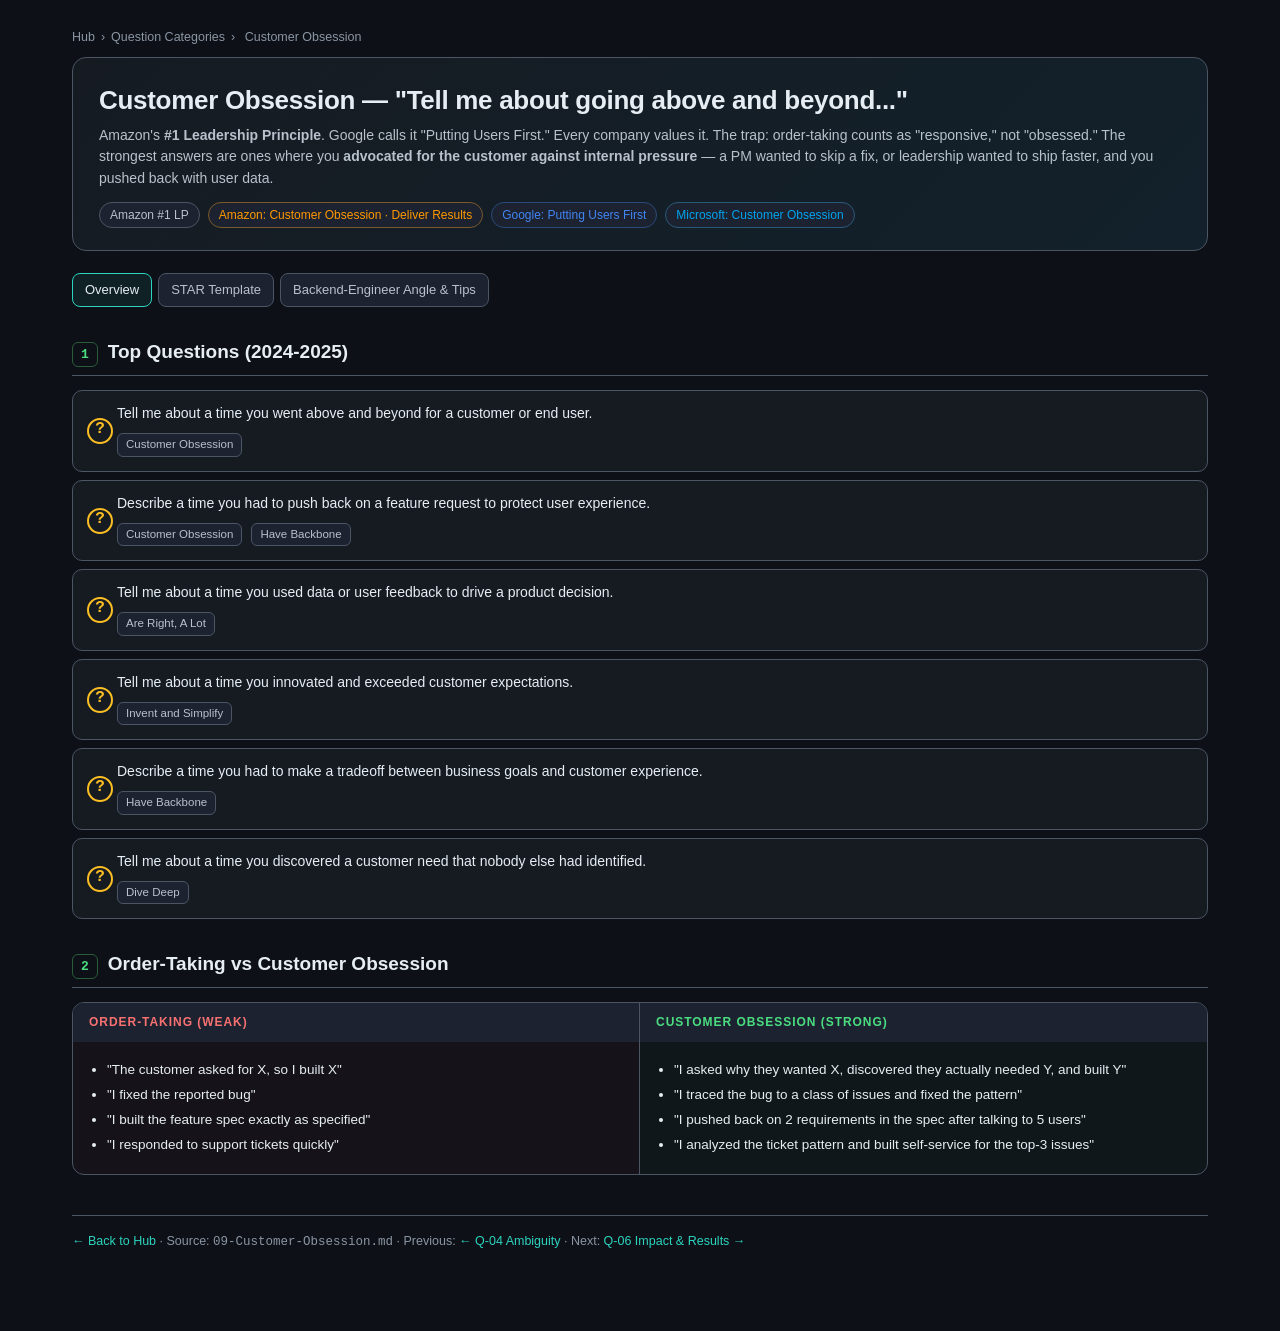
<file: canvas/questions/customer-obsession.html>
<!DOCTYPE html>
<html lang="en">
<head>
<meta charset="UTF-8">
<meta name="viewport" content="width=device-width, initial-scale=1.0">
<title>Q-05 · Customer Obsession — Behavioral Interview</title>
<link rel="stylesheet" href="../assets/canvas.css">
</head>
<body>
<div class="wrap">

  <div class="breadcrumb"><a href="../index.html">Hub</a><span class="sep">›</span><a href="../index.html">Question Categories</a><span class="sep">›</span> Customer Obsession</div>

  <header class="hero">
    <h1>Customer Obsession — "Tell me about going above and beyond..."</h1>
    <div class="sub">Amazon's <b>#1 Leadership Principle</b>. Google calls it "Putting Users First." Every company values it. The trap: order-taking counts as "responsive," not "obsessed." The strongest answers are ones where you <b>advocated for the customer against internal pressure</b> — a PM wanted to skip a fix, or leadership wanted to ship faster, and you pushed back with user data.</div>
    <div class="badges">
      <span class="badge quest">Amazon #1 LP</span>
      <span class="badge amazon">Amazon: Customer Obsession · Deliver Results</span>
      <span class="badge google">Google: Putting Users First</span>
      <span class="badge microsoft">Microsoft: Customer Obsession</span>
    </div>
  </header>

  <div data-tabscope>
    <div class="tabs">
      <div class="tab active" data-tab="overview">Overview</div>
      <div class="tab" data-tab="template">STAR Template</div>
      <div class="tab" data-tab="tips">Backend-Engineer Angle &amp; Tips</div>
    </div>

    <!-- ============ TAB 1: OVERVIEW ============ -->
    <div class="tabpanel active" data-panel="overview">

      <section>
        <div class="sec-h"><span class="n">1</span><h2>Top Questions (2024-2025)</h2></div>
        <div class="q-card"><div class="q-txt">Tell me about a time you went above and beyond for a customer or end user.</div><div class="q-tags"><span class="pill">Customer Obsession</span></div></div>
        <div class="q-card"><div class="q-txt">Describe a time you had to push back on a feature request to protect user experience.</div><div class="q-tags"><span class="pill">Customer Obsession</span><span class="pill">Have Backbone</span></div></div>
        <div class="q-card"><div class="q-txt">Tell me about a time you used data or user feedback to drive a product decision.</div><div class="q-tags"><span class="pill">Are Right, A Lot</span></div></div>
        <div class="q-card"><div class="q-txt">Tell me about a time you innovated and exceeded customer expectations.</div><div class="q-tags"><span class="pill">Invent and Simplify</span></div></div>
        <div class="q-card"><div class="q-txt">Describe a time you had to make a tradeoff between business goals and customer experience.</div><div class="q-tags"><span class="pill">Have Backbone</span></div></div>
        <div class="q-card"><div class="q-txt">Tell me about a time you discovered a customer need that nobody else had identified.</div><div class="q-tags"><span class="pill">Dive Deep</span></div></div>
      </section>

      <section>
        <div class="sec-h"><span class="n">2</span><h2>Order-Taking vs Customer Obsession</h2></div>
        <div class="gb-grid">
          <div class="gb-h bad">Order-taking (weak)</div>
          <div class="gb-h good">Customer Obsession (strong)</div>
          <div class="gb-c bad">
            <ul>
              <li>"The customer asked for X, so I built X"</li>
              <li>"I fixed the reported bug"</li>
              <li>"I built the feature spec exactly as specified"</li>
              <li>"I responded to support tickets quickly"</li>
            </ul>
          </div>
          <div class="gb-c good">
            <ul>
              <li>"I asked why they wanted X, discovered they actually needed Y, and built Y"</li>
              <li>"I traced the bug to a class of issues and fixed the pattern"</li>
              <li>"I pushed back on 2 requirements in the spec after talking to 5 users"</li>
              <li>"I analyzed the ticket pattern and built self-service for the top-3 issues"</li>
            </ul>
          </div>
        </div>
      </section>
    </div>

    <!-- ============ TAB 2: STAR TEMPLATE ============ -->
    <div class="tabpanel" data-panel="template">

      <section>
        <div class="sec-h"><span class="n">1</span><h2>STAR Template</h2></div>

        <div class="card">
          <h3><span class="star-tag s">S</span>ituation</h3>
          <p class="muted"><em>"Our [product/service/feature] was [customer-facing context]. I noticed that [customer pain point / user feedback / data showing friction]."</em></p>
        </div>

        <div class="card" style="margin-top:12px">
          <h3><span class="star-tag t">T</span>ask</h3>
          <p class="muted"><em>"The expectation was [normal scope]. But I saw an opportunity to [exceed expectations / solve a deeper problem]."</em></p>
        </div>

        <div class="card" style="margin-top:12px;border-left:3px solid var(--a-color)">
          <h3><span class="star-tag a">A</span>ction</h3>
          <ol class="tight">
            <li><b>Identified the customer need (not just the ticket/request)</b>
              <br>"I analyzed [support tickets / user sessions / feedback surveys] and found..."
              <br>"I talked directly to [N] users to understand their workflow..."</li>
            <li><b>Proposed a customer-centric solution</b>
              <br>"Instead of just fixing the reported bug, I proposed redesigning [feature] because..."</li>
            <li><b>Advocated for the customer (even against internal pressure)</b>
              <br>"PM wanted to ship without the fix, but I presented data showing [impact on users]..."</li>
            <li><b>Delivered the solution</b>
              <br>"I implemented [what] and measured [customer metric]..."</li>
          </ol>
        </div>

        <div class="card" style="margin-top:12px">
          <h3><span class="star-tag r">R</span>esult</h3>
          <p class="muted"><em>"Customer satisfaction increased from [X to Y]. Support tickets for this issue dropped by [Z%]. [N] users specifically mentioned this improvement in feedback."</em></p>
        </div>
      </section>

      <section>
        <div class="sec-h"><span class="n">2</span><h2>Example: Push Back on PM</h2></div>
        <div class="example good">
          <div class="label">Example — Advocating for Users Against Pressure</div>
          <p><b>Situation:</b> We were shipping a new onboarding flow. Two weeks before launch, I noticed that the flow required users to enter their credit card in step 2 — before they'd seen the product.</p>
          <p><b>Task:</b> I wasn't the PM. My job was to build what was speced. But I'd talked to 8 users during discovery and knew this was going to tank conversion.</p>
          <p><b>Action:</b>
            <br>1. I pulled a week of session-replay data. 34% of new signups drop off at any CC-entry screen. Our current flow (CC at step 6) had that. The new flow moved it to step 2 — I estimated a 15-20 point drop in conversion.
            <br>2. I brought it to the PM in a 1:1, not in the group review. Framed it as: "I might be wrong about this — can we look at the data together?"
            <br>3. He initially disagreed — he had A/B test data from a different product showing early CC entry improved retention (of those who converted). Fair point.
            <br>4. I proposed a compromise: launch as a 20% experiment, with volume/conversion gates. If conversion dropped &gt;10%, auto-rollback. If retention improved for converters, expand.
            <br>5. He agreed. I set up the gates and rollback triggers.
          </p>
          <p><b>Result:</b> Conversion dropped 18% in the first 3 days. Auto-rollback fired. We re-launched with CC at step 6 (original position). Retention among converters was actually unchanged. My data-driven pushback saved us from a launch that would have cost ~800K signups over the quarter. The PM later cited this as an example of "the right way to disagree."</p>
        </div>
      </section>
    </div>

    <!-- ============ TAB 3: BACKEND ANGLE & TIPS ============ -->
    <div class="tabpanel" data-panel="tips">

      <section>
        <div class="sec-h"><span class="n">1</span><h2>"Customer" for Backend / Infra Engineers</h2></div>
        <div class="callout tip"><b>If you're a backend or infrastructure engineer,</b> you might feel like you don't have direct customer stories. You do — you just need to identify your customers.</div>
        <ul class="tight">
          <li><b>Internal developers</b> who use your APIs, services, or tools</li>
          <li><b>End users</b> affected by performance, reliability, availability</li>
          <li><b>On-call engineers</b> who debug with your logs and metrics</li>
          <li><b>Other teams</b> who depend on your system</li>
          <li><b>Data scientists / analysts</b> who query your data warehouse</li>
        </ul>

        <div class="example good" style="margin-top:12px">
          <div class="label">Backend-engineer Customer Obsession example</div>
          <p><em>"I noticed our internal API documentation was outdated and engineers were spending hours figuring out our endpoints. I talked to 4 consumer teams to understand where they got stuck. I built an auto-generated OpenAPI spec with runnable examples embedded in every endpoint doc. Integration time dropped from 2 days to 2 hours. Three teams sent unsolicited thank-you notes; one team said they'd been about to build their own workaround."</em></p>
        </div>
      </section>

      <section>
        <div class="sec-h"><span class="n">2</span><h2>The "Direct Customer Contact" Signal</h2></div>
        <div class="card">
          <p>Amazon and Microsoft particularly reward stories where you <b>talked directly to customers</b>. Volunteer this early in your Action section:</p>
          <ul class="tight">
            <li>"I did 5 user interviews..."</li>
            <li>"I sat in on 3 support calls..."</li>
            <li>"I shadowed the on-call engineer for a rotation..."</li>
            <li>"I attended a customer advisory board..."</li>
            <li>"I read the last 200 support tickets myself..."</li>
          </ul>
          <div class="callout tip" style="margin-top:8px"><b>Golden phrase:</b> "I did X user interviews because I wanted to hear the problem in their words, not filtered through the PM."</div>
        </div>
      </section>

      <section>
        <div class="sec-h"><span class="n">3</span><h2>Red Flags</h2></div>
        <div class="callout"><b>"The customer asked for X, so I built X."</b> — Order-taking, not obsession. Reframe: "The customer asked for X. I asked why, and discovered they actually needed Y."</div>
        <div class="callout"><b>No mention of customer impact in the Result.</b> — Just technical metrics won't cut it. Add: NPS delta, ticket reduction, adoption rate, unsolicited feedback.</div>
        <div class="callout"><b>"I didn't interact with customers directly."</b> — Find indirect customer impact. Even backend/infra work has downstream customers.</div>
        <div class="callout"><b>Building what you think is cool vs what customers need.</b> — Interviewers spot this instantly. Anchor every decision to user evidence.</div>
      </section>

      <section>
        <div class="sec-h"><span class="n">4</span><h2>Follow-Up Questions to Prepare</h2></div>
        <div class="grid g2">
          <div class="card">
            <h3>"How do you know the customers actually wanted this?"</h3>
            <p class="muted"><em>"I ran 5 user interviews and 3 mentioned this problem unprompted. I also had ticket data showing 40% of tickets in this feature were the same underlying issue. The signal was consistent across qual and quant."</em></p>
          </div>
          <div class="card">
            <h3>"What if the customer had been wrong about what they needed?"</h3>
            <p class="muted"><em>"That's why I probed with 'why' questions instead of just implementing the ask. In one interview, the user said 'I need faster search.' Asking why revealed the actual problem was that stale results were more frustrating than slow results — a different fix entirely."</em></p>
          </div>
          <div class="card">
            <h3>"How did you convince the PM?"</h3>
            <p class="muted"><em>"I brought the data privately in a 1:1 first, framed as 'let's look at this together' rather than 'I disagree.' When I proposed an experiment with a rollback trigger, it gave him a way to be wrong without losing face — and it made the decision reversible."</em></p>
          </div>
          <div class="card">
            <h3>"What was the customer impact if you'd been wrong?"</h3>
            <p class="muted"><em>"Worst case, we'd have delayed the feature by 2 weeks and gotten valuable A/B data. Best case, we avoided an 18-point conversion drop. The asymmetry favored testing. That framing is what unblocked the PM."</em></p>
          </div>
        </div>
      </section>

      <section>
        <div class="sec-h"><span class="n">5</span><h2>Amazon-Specific Framing</h2></div>
        <div class="card">
          <p>Amazon interviewers listen for these specific patterns:</p>
          <ul class="tight">
            <li><b>"Working backwards from the customer"</b> — start from customer outcome, work back to implementation</li>
            <li><b>"PR/FAQ" mention</b> — Amazon's product doc format that starts with the press release</li>
            <li><b>"Customer anecdotes and metrics differ"</b> — dive deep when data and stories disagree</li>
            <li><b>"Earn and keep customer trust"</b> — long-term over short-term revenue</li>
          </ul>
          <div class="callout tip" style="margin-top:8px"><b>Best story for Amazon:</b> a time you <b>optimized for long-term customer trust</b> at the cost of a short-term revenue metric. That's the archetype Bezos wrote about in the '97 shareholder letter.</div>
        </div>
      </section>
    </div>
  </div>

  <footer>
    <a href="../index.html">← Back to Hub</a> &middot; Source: <code>09-Customer-Obsession.md</code> &middot;
    Previous: <a href="ambiguity-and-decisions.html">← Q-04 Ambiguity</a> &middot; Next: <a href="impact-and-results.html">Q-06 Impact &amp; Results →</a>
  </footer>

</div>
<script src="../assets/canvas.js"></script>
</body>
</html>
</file>
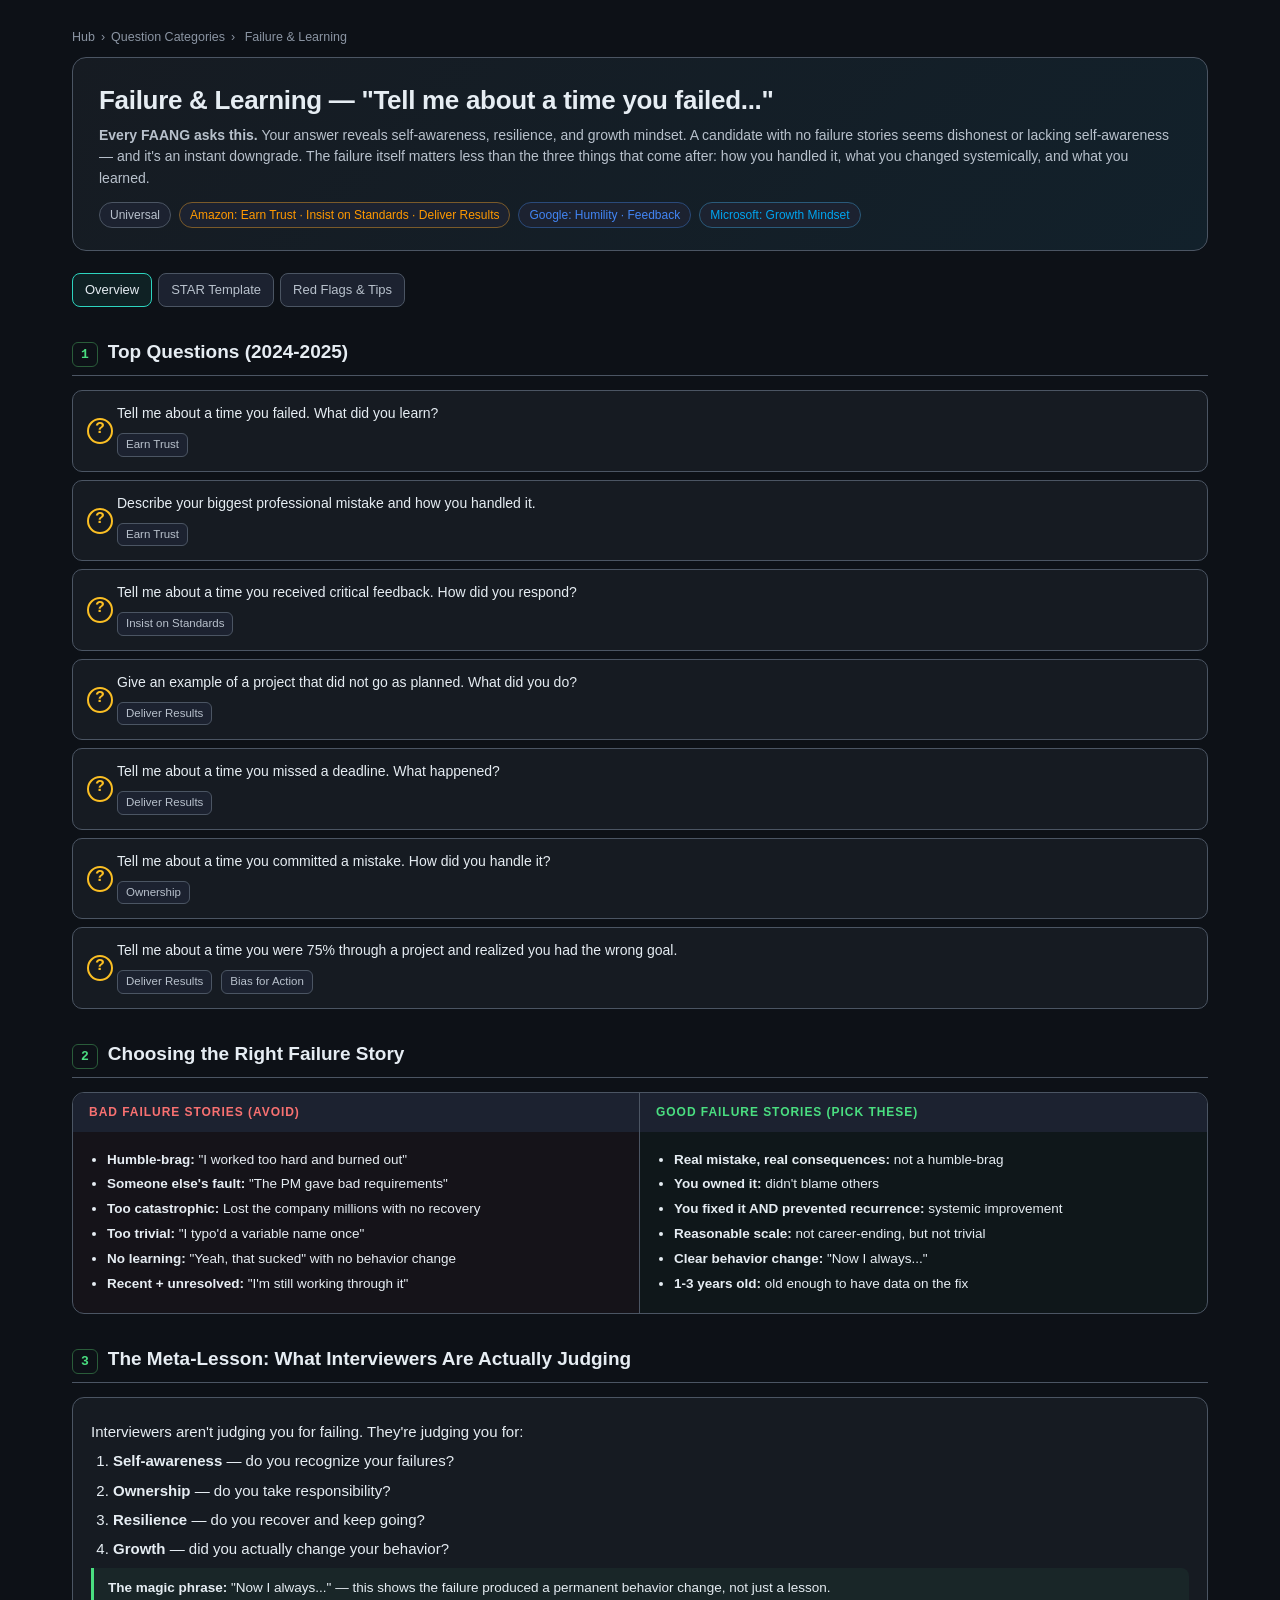
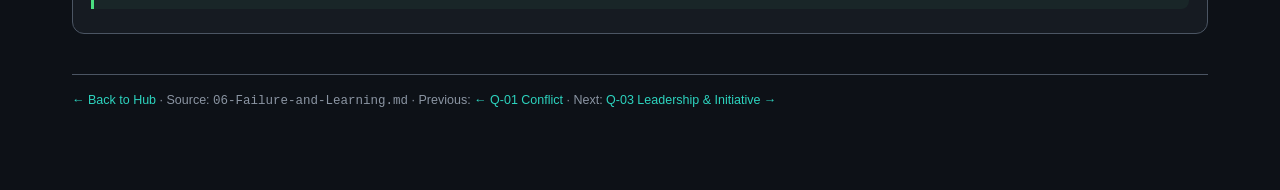
<file: canvas/questions/failure-and-learning.html>
<!DOCTYPE html>
<html lang="en">
<head>
<meta charset="UTF-8">
<meta name="viewport" content="width=device-width, initial-scale=1.0">
<title>Q-02 · Failure &amp; Learning — Behavioral Interview</title>
<link rel="stylesheet" href="../assets/canvas.css">
</head>
<body>
<div class="wrap">

  <div class="breadcrumb"><a href="../index.html">Hub</a><span class="sep">›</span><a href="../index.html">Question Categories</a><span class="sep">›</span> Failure &amp; Learning</div>

  <header class="hero">
    <h1>Failure &amp; Learning — "Tell me about a time you failed..."</h1>
    <div class="sub"><b>Every FAANG asks this.</b> Your answer reveals self-awareness, resilience, and growth mindset. A candidate with no failure stories seems dishonest or lacking self-awareness — and it's an instant downgrade. The failure itself matters less than the three things that come after: how you handled it, what you changed systemically, and what you learned.</div>
    <div class="badges">
      <span class="badge quest">Universal</span>
      <span class="badge amazon">Amazon: Earn Trust · Insist on Standards · Deliver Results</span>
      <span class="badge google">Google: Humility · Feedback</span>
      <span class="badge microsoft">Microsoft: Growth Mindset</span>
    </div>
  </header>

  <div data-tabscope>
    <div class="tabs">
      <div class="tab active" data-tab="overview">Overview</div>
      <div class="tab" data-tab="template">STAR Template</div>
      <div class="tab" data-tab="tips">Red Flags &amp; Tips</div>
    </div>

    <!-- ============ TAB 1: OVERVIEW ============ -->
    <div class="tabpanel active" data-panel="overview">

      <section>
        <div class="sec-h"><span class="n">1</span><h2>Top Questions (2024-2025)</h2></div>
        <div class="q-card"><div class="q-txt">Tell me about a time you failed. What did you learn?</div><div class="q-tags"><span class="pill">Earn Trust</span></div></div>
        <div class="q-card"><div class="q-txt">Describe your biggest professional mistake and how you handled it.</div><div class="q-tags"><span class="pill">Earn Trust</span></div></div>
        <div class="q-card"><div class="q-txt">Tell me about a time you received critical feedback. How did you respond?</div><div class="q-tags"><span class="pill">Insist on Standards</span></div></div>
        <div class="q-card"><div class="q-txt">Give an example of a project that did not go as planned. What did you do?</div><div class="q-tags"><span class="pill">Deliver Results</span></div></div>
        <div class="q-card"><div class="q-txt">Tell me about a time you missed a deadline. What happened?</div><div class="q-tags"><span class="pill">Deliver Results</span></div></div>
        <div class="q-card"><div class="q-txt">Tell me about a time you committed a mistake. How did you handle it?</div><div class="q-tags"><span class="pill">Ownership</span></div></div>
        <div class="q-card"><div class="q-txt">Tell me about a time you were 75% through a project and realized you had the wrong goal.</div><div class="q-tags"><span class="pill">Deliver Results</span><span class="pill">Bias for Action</span></div></div>
      </section>

      <section>
        <div class="sec-h"><span class="n">2</span><h2>Choosing the Right Failure Story</h2></div>
        <div class="gb-grid">
          <div class="gb-h bad">Bad failure stories (avoid)</div>
          <div class="gb-h good">Good failure stories (pick these)</div>
          <div class="gb-c bad">
            <ul>
              <li><b>Humble-brag:</b> "I worked too hard and burned out"</li>
              <li><b>Someone else's fault:</b> "The PM gave bad requirements"</li>
              <li><b>Too catastrophic:</b> Lost the company millions with no recovery</li>
              <li><b>Too trivial:</b> "I typo'd a variable name once"</li>
              <li><b>No learning:</b> "Yeah, that sucked" with no behavior change</li>
              <li><b>Recent + unresolved:</b> "I'm still working through it"</li>
            </ul>
          </div>
          <div class="gb-c good">
            <ul>
              <li><b>Real mistake, real consequences:</b> not a humble-brag</li>
              <li><b>You owned it:</b> didn't blame others</li>
              <li><b>You fixed it AND prevented recurrence:</b> systemic improvement</li>
              <li><b>Reasonable scale:</b> not career-ending, but not trivial</li>
              <li><b>Clear behavior change:</b> "Now I always..."</li>
              <li><b>1-3 years old:</b> old enough to have data on the fix</li>
            </ul>
          </div>
        </div>
      </section>

      <section>
        <div class="sec-h"><span class="n">3</span><h2>The Meta-Lesson: What Interviewers Are Actually Judging</h2></div>
        <div class="card">
          <p>Interviewers aren't judging you for failing. They're judging you for:</p>
          <ol class="tight">
            <li><b>Self-awareness</b> — do you recognize your failures?</li>
            <li><b>Ownership</b> — do you take responsibility?</li>
            <li><b>Resilience</b> — do you recover and keep going?</li>
            <li><b>Growth</b> — did you actually change your behavior?</li>
          </ol>
          <div class="callout tip" style="margin-top:8px"><b>The magic phrase:</b> "Now I always..." — this shows the failure produced a permanent behavior change, not just a lesson.</div>
        </div>
      </section>
    </div>

    <!-- ============ TAB 2: STAR TEMPLATE ============ -->
    <div class="tabpanel" data-panel="template">

      <section>
        <div class="sec-h"><span class="n">1</span><h2>STAR Template — The 3-Part Action</h2></div>

        <div class="card">
          <h3><span class="star-tag s">S</span>ituation</h3>
          <p class="muted"><em>"On [project], I was responsible for [deliverable]. The stakes were [why it mattered — customer impact, deadline, revenue]."</em></p>
        </div>

        <div class="card" style="margin-top:12px">
          <h3><span class="star-tag t">T</span>ask</h3>
          <p class="muted"><em>"My specific responsibility was [what]. The expectation was [timeline/quality bar]."</em></p>
        </div>

        <div class="card" style="margin-top:12px;border-left:3px solid var(--a-color)">
          <h3><span class="star-tag a">A</span>ction — split into 3 parts</h3>

          <div style="margin-top:8px">
            <b style="color:var(--warn)">Part 1: The mistake/failure (be honest, brief)</b>
            <ul class="tight">
              <li>"I underestimated the complexity of migrating the legacy data..."</li>
              <li>"I made the decision to skip integration tests to meet the deadline..."</li>
              <li>"I assumed the API contract was stable and didn't run the compatibility check..."</li>
            </ul>
          </div>

          <div style="margin-top:12px">
            <b style="color:var(--info)">Part 2: How you handled it (this is the real answer)</b>
            <ul class="tight">
              <li>"As soon as I realized the issue, I immediately informed stakeholders and created a recovery plan..."</li>
              <li>"I took ownership publicly in the team standup and proposed..."</li>
              <li>"I ran the postmortem myself — not defensively — and shared it broadly..."</li>
            </ul>
          </div>

          <div style="margin-top:12px">
            <b style="color:var(--ok)">Part 3: What you changed systemically (not just the immediate problem)</b>
            <ul class="tight">
              <li>"I introduced a pre-launch checklist that the team now uses for every release..."</li>
              <li>"I set up automated regression tests to catch this class of issues..."</li>
              <li>"I updated the onboarding doc so nobody else hits this trap..."</li>
            </ul>
          </div>
        </div>

        <div class="card" style="margin-top:12px">
          <h3><span class="star-tag r">R</span>esult</h3>
          <p class="muted"><em>"The immediate impact was [honest — delayed by X days, cost $Y]. But the systemic fix I introduced has prevented [N similar issues] since then."</em></p>
          <div class="callout tip" style="margin-top:8px"><b>Golden pattern:</b> lead with the honest short-term cost, then pivot to the long-term prevention win. This shows you own the failure AND turned it into a durable improvement.</div>
        </div>

        <div class="card" style="margin-top:12px">
          <h3><span class="star-tag l">L</span>earnings</h3>
          <p class="muted"><em>"This taught me that [specific lesson]. Now I always [specific behavior change]. In hindsight, I would have [what you'd do differently]."</em></p>
        </div>
      </section>

      <section>
        <div class="sec-h"><span class="n">2</span><h2>Weak vs Strong: Missed Deadline Example</h2></div>

        <div class="example bad">
          <div class="label">Weak Answer</div>
          <p><em>"We missed the deadline because the requirements kept changing."</em></p>
          <ul class="tight" style="color:var(--muted);font-size:12.5px">
            <li>No ownership ("we", blame on requirements)</li>
            <li>No action taken</li>
            <li>No learning</li>
          </ul>
        </div>

        <div class="example good">
          <div class="label">Strong Answer</div>
          <p><em>"I failed to deliver the search migration on time. I underestimated the data compatibility issues between v2 and v3. When I realized we'd miss the deadline by two weeks, I immediately informed my manager and the product team with a revised timeline and risk assessment. I broke the remaining work into smaller milestones so we could ship the most critical features first. We delivered the core functionality on the original date and the full migration two weeks later. I learned to do a proof-of-concept migration with real data early in the project, not just test data. I now build this into every migration plan — I did a POC last quarter that caught a similar issue on day 3 instead of week 6."</em></p>
          <ul class="tight" style="color:var(--muted);font-size:12.5px">
            <li>"I" not "we"</li>
            <li>Specific mistake acknowledged</li>
            <li>Recovery action described</li>
            <li>Systemic fix (POC pattern)</li>
            <li>Proof of behavior change (used it again, caught similar issue)</li>
          </ul>
        </div>
      </section>
    </div>

    <!-- ============ TAB 3: RED FLAGS & TIPS ============ -->
    <div class="tabpanel" data-panel="tips">

      <section>
        <div class="sec-h"><span class="n">1</span><h2>Red Flags</h2></div>
        <div class="callout"><b>"I can't think of a failure right now."</b> — Instant downgrade. Every candidate has failures. Not having one signals dishonesty or lack of self-awareness.</div>
        <div class="callout"><b>Humble-brags:</b> "I worked too hard", "I cared too much about quality" — interviewers roll their eyes. Pick a real failure.</div>
        <div class="callout"><b>Blaming external factors:</b> "The PM changed the requirements" or "The infra team was slow" — even if true, framing it this way shows no ownership.</div>
        <div class="callout"><b>Passive voice:</b> "Mistakes were made" — always sounds like you're distancing yourself. Use active voice: "I made a mistake."</div>
        <div class="callout"><b>No behavior change:</b> "I learned to be more careful." — vague. Interviewers want a specific new practice: "Now I always run a POC with real data on day 3."</div>
      </section>

      <section>
        <div class="sec-h"><span class="n">2</span><h2>Follow-Up Questions to Prepare</h2></div>
        <div class="grid g2">
          <div class="card">
            <h3>"What did your manager say?"</h3>
            <p class="muted"><em>"He was disappointed, and rightly so. I offered to run the postmortem myself and to write the followup ADR. He appreciated that I owned it before he had to raise it."</em></p>
          </div>
          <div class="card">
            <h3>"How did the team react?"</h3>
            <p class="muted"><em>"Two engineers thanked me privately because they'd seen the same pattern in their own work. The postmortem doc has been reused twice by other teams."</em></p>
          </div>
          <div class="card">
            <h3>"Did you get in trouble?"</h3>
            <p class="muted"><em>"There was a hard conversation with my manager. My rating that half was still positive because I owned the recovery and the systemic fix, which had org-wide impact."</em></p>
          </div>
          <div class="card">
            <h3>"What would you do differently now?"</h3>
            <p class="muted"><em>"I'd run the POC with real data on day 3, not week 6. I'd also have set a hard checkpoint at 30% completion where I re-estimate — the failure was really a planning failure, not an execution one."</em></p>
          </div>
        </div>
      </section>

      <section>
        <div class="sec-h"><span class="n">3</span><h2>Types of Failure Stories to Prepare</h2></div>
        <table>
          <thead><tr><th>Type</th><th>What it demonstrates</th><th>Example seed</th></tr></thead>
          <tbody>
            <tr><td><b>Missed deadline</b></td><td>Ownership, Deliver Results</td><td>"Underestimated the data migration..."</td></tr>
            <tr><td><b>Production incident I caused</b></td><td>Earn Trust, Dive Deep</td><td>"Deployed a config change without staging..."</td></tr>
            <tr><td><b>Wrong technical decision</b></td><td>Are Right A Lot (humility), Learn &amp; Be Curious</td><td>"Chose Kafka when SQS would have worked..."</td></tr>
            <tr><td><b>Received hard feedback</b></td><td>Google: Feedback, Humility</td><td>"Tech lead told me my design doc was superficial..."</td></tr>
            <tr><td><b>Bad hire / had to let someone go</b></td><td>Hire &amp; Develop (staff+)</td><td>"Hired an engineer who wasn't a fit..."</td></tr>
            <tr><td><b>Realized wrong goal midway</b></td><td>Deliver Results, Bias for Action</td><td>"75% through when we realized..."</td></tr>
          </tbody>
        </table>
        <div class="callout tip" style="margin-top:8px"><b>Rule:</b> Prepare at least <b>2 failure stories</b>. One should be a personal execution mistake. The other should be a judgment mistake (wrong call, not wrong code).</div>
      </section>

      <section>
        <div class="sec-h"><span class="n">4</span><h2>The "Received Hard Feedback" Variant</h2></div>
        <div class="card">
          <p>This is often asked as a Failure question in disguise. The strong pattern:</p>
          <ol class="tight">
            <li><b>The feedback (verbatim if possible):</b> "My tech lead said, 'Your design doc reads like a to-do list, not a design.'"</li>
            <li><b>Your first reaction (honest):</b> "My first instinct was defensive — I'd worked hard on that doc."</li>
            <li><b>What you did with it:</b> "After sleeping on it, I re-read a few designs I admired and realized he was right — I'd documented WHAT without explaining WHY. I rewrote it with the reasoning behind each choice."</li>
            <li><b>The outcome:</b> "The rewrite got approved. More importantly, my next 5 design docs got approved on the first pass. My tech lead now uses my template as an example for junior engineers."</li>
          </ol>
        </div>
      </section>
    </div>
  </div>

  <footer>
    <a href="../index.html">← Back to Hub</a> &middot; Source: <code>06-Failure-and-Learning.md</code> &middot;
    Previous: <a href="conflict-resolution.html">← Q-01 Conflict</a> &middot; Next: <a href="leadership-and-initiative.html">Q-03 Leadership &amp; Initiative →</a>
  </footer>

</div>
<script src="../assets/canvas.js"></script>
</body>
</html>
</file>
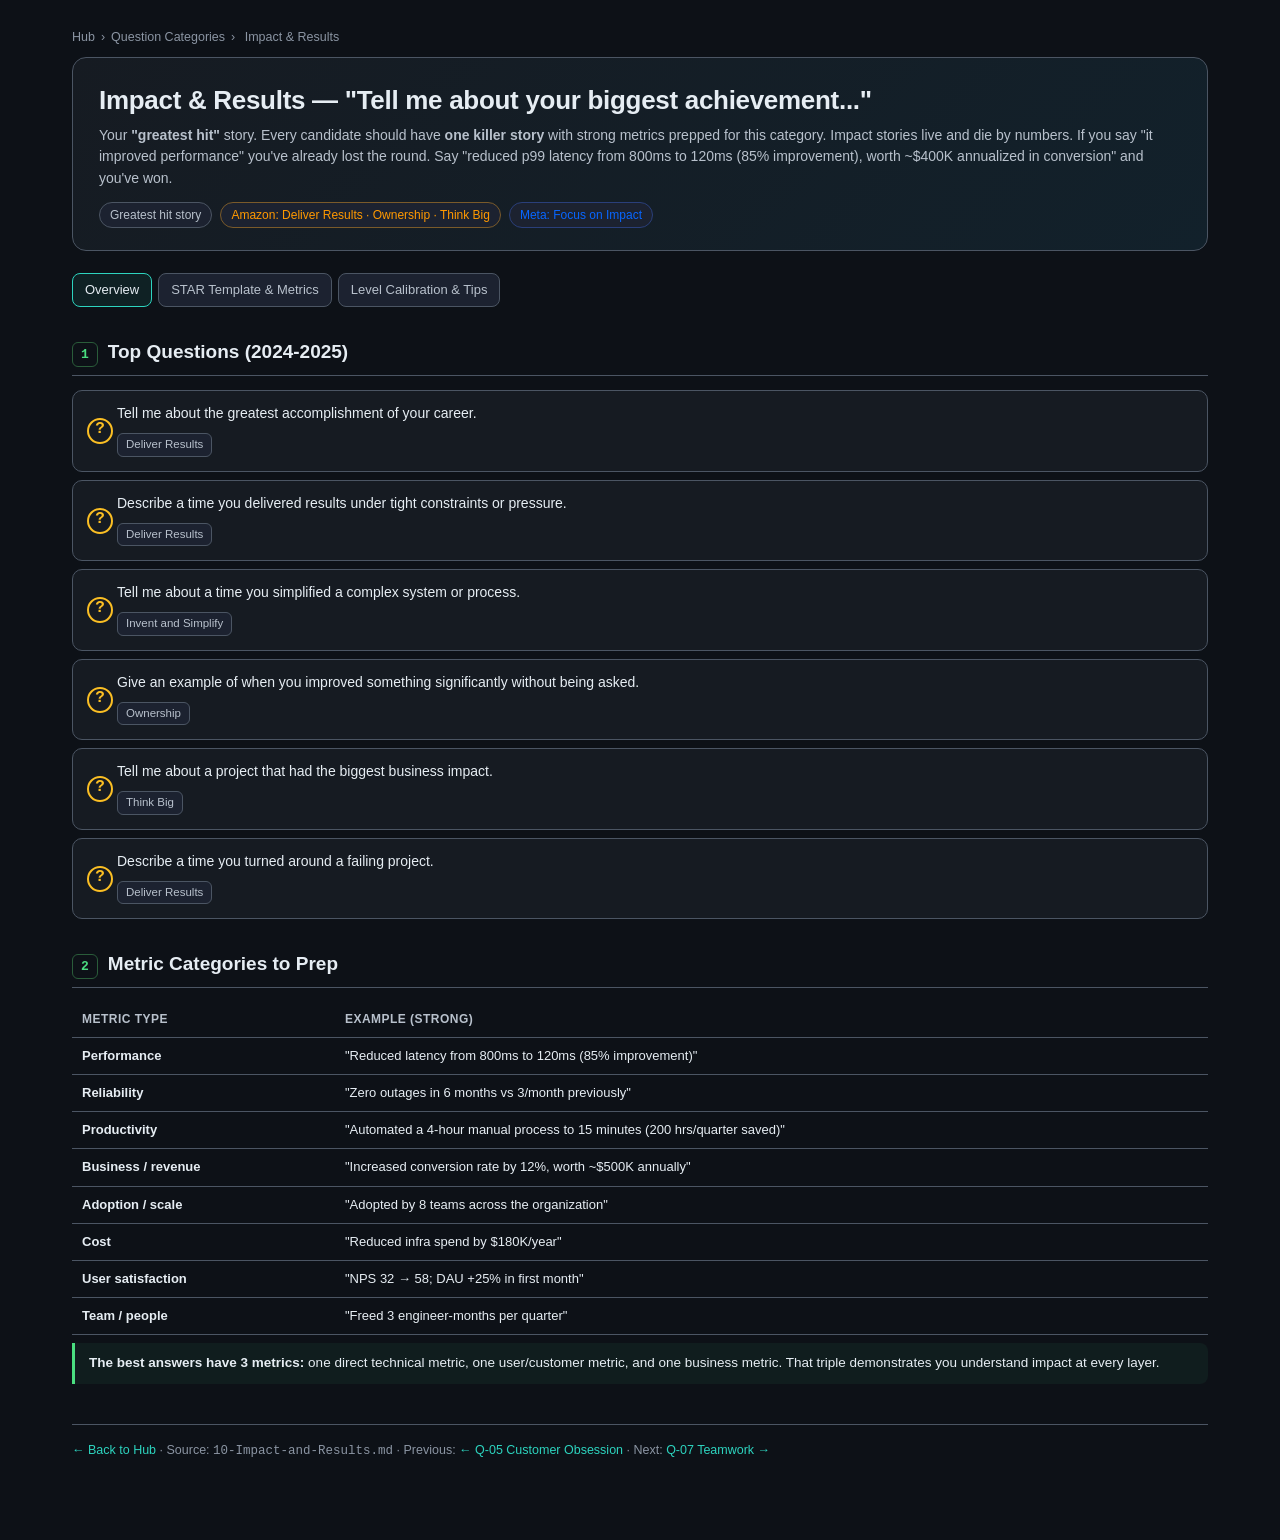
<file: canvas/questions/impact-and-results.html>
<!DOCTYPE html>
<html lang="en">
<head>
<meta charset="UTF-8">
<meta name="viewport" content="width=device-width, initial-scale=1.0">
<title>Q-06 · Impact &amp; Results — Behavioral Interview</title>
<link rel="stylesheet" href="../assets/canvas.css">
</head>
<body>
<div class="wrap">

  <div class="breadcrumb"><a href="../index.html">Hub</a><span class="sep">›</span><a href="../index.html">Question Categories</a><span class="sep">›</span> Impact &amp; Results</div>

  <header class="hero">
    <h1>Impact &amp; Results — "Tell me about your biggest achievement..."</h1>
    <div class="sub">Your <b>"greatest hit"</b> story. Every candidate should have <b>one killer story</b> with strong metrics prepped for this category. Impact stories live and die by numbers. If you say "it improved performance" you've already lost the round. Say "reduced p99 latency from 800ms to 120ms (85% improvement), worth ~$400K annualized in conversion" and you've won.</div>
    <div class="badges">
      <span class="badge quest">Greatest hit story</span>
      <span class="badge amazon">Amazon: Deliver Results · Ownership · Think Big</span>
      <span class="badge meta">Meta: Focus on Impact</span>
    </div>
  </header>

  <div data-tabscope>
    <div class="tabs">
      <div class="tab active" data-tab="overview">Overview</div>
      <div class="tab" data-tab="template">STAR Template &amp; Metrics</div>
      <div class="tab" data-tab="tips">Level Calibration &amp; Tips</div>
    </div>

    <!-- ============ TAB 1: OVERVIEW ============ -->
    <div class="tabpanel active" data-panel="overview">

      <section>
        <div class="sec-h"><span class="n">1</span><h2>Top Questions (2024-2025)</h2></div>
        <div class="q-card"><div class="q-txt">Tell me about the greatest accomplishment of your career.</div><div class="q-tags"><span class="pill">Deliver Results</span></div></div>
        <div class="q-card"><div class="q-txt">Describe a time you delivered results under tight constraints or pressure.</div><div class="q-tags"><span class="pill">Deliver Results</span></div></div>
        <div class="q-card"><div class="q-txt">Tell me about a time you simplified a complex system or process.</div><div class="q-tags"><span class="pill">Invent and Simplify</span></div></div>
        <div class="q-card"><div class="q-txt">Give an example of when you improved something significantly without being asked.</div><div class="q-tags"><span class="pill">Ownership</span></div></div>
        <div class="q-card"><div class="q-txt">Tell me about a project that had the biggest business impact.</div><div class="q-tags"><span class="pill">Think Big</span></div></div>
        <div class="q-card"><div class="q-txt">Describe a time you turned around a failing project.</div><div class="q-tags"><span class="pill">Deliver Results</span></div></div>
      </section>

      <section>
        <div class="sec-h"><span class="n">2</span><h2>Metric Categories to Prep</h2></div>
        <table>
          <thead><tr><th>Metric type</th><th>Example (strong)</th></tr></thead>
          <tbody>
            <tr><td><b>Performance</b></td><td>"Reduced latency from 800ms to 120ms (85% improvement)"</td></tr>
            <tr><td><b>Reliability</b></td><td>"Zero outages in 6 months vs 3/month previously"</td></tr>
            <tr><td><b>Productivity</b></td><td>"Automated a 4-hour manual process to 15 minutes (200 hrs/quarter saved)"</td></tr>
            <tr><td><b>Business / revenue</b></td><td>"Increased conversion rate by 12%, worth ~$500K annually"</td></tr>
            <tr><td><b>Adoption / scale</b></td><td>"Adopted by 8 teams across the organization"</td></tr>
            <tr><td><b>Cost</b></td><td>"Reduced infra spend by $180K/year"</td></tr>
            <tr><td><b>User satisfaction</b></td><td>"NPS 32 → 58; DAU +25% in first month"</td></tr>
            <tr><td><b>Team / people</b></td><td>"Freed 3 engineer-months per quarter"</td></tr>
          </tbody>
        </table>
        <div class="callout tip" style="margin-top:8px"><b>The best answers have 3 metrics:</b> one direct technical metric, one user/customer metric, and one business metric. That triple demonstrates you understand impact at every layer.</div>
      </section>
    </div>

    <!-- ============ TAB 2: STAR TEMPLATE ============ -->
    <div class="tabpanel" data-panel="template">

      <section>
        <div class="sec-h"><span class="n">1</span><h2>STAR Template</h2></div>

        <div class="card">
          <h3><span class="star-tag s">S</span>ituation</h3>
          <p class="muted"><em>"Our [system/product/team] was facing [specific problem with business impact]. The impact was [quantified — downtime, lost revenue, user churn, developer productivity]."</em></p>
          <p style="font-size:12.5px;color:var(--faint)">Lead with the pain in numbers. Interviewers need to feel the "before."</p>
        </div>

        <div class="card" style="margin-top:12px">
          <h3><span class="star-tag t">T</span>ask</h3>
          <p class="muted"><em>"I was responsible for [scope]. The goal was [specific, measurable target]."</em></p>
        </div>

        <div class="card" style="margin-top:12px;border-left:3px solid var(--a-color)">
          <h3><span class="star-tag a">A</span>ction</h3>
          <ol class="tight">
            <li><b>Analyzed the problem</b> — "I dug into [data/code/architecture] and identified [root cause]..."</li>
            <li><b>Proposed the solution</b> — "I designed [approach] with [key technical decisions]..."</li>
            <li><b>Led the execution</b> — "Over [timeframe], I [built/refactored/migrated] [what]..."</li>
            <li><b>Overcame obstacles</b> — "The biggest challenge was [specific obstacle] which I solved by [how]..."</li>
            <li><b>Measured and iterated</b> — "I set up [metrics/dashboards] to track impact..."</li>
          </ol>
        </div>

        <div class="card" style="margin-top:12px;border-left:3px solid var(--r-color)">
          <h3><span class="star-tag r">R</span>esult — go heavy on metrics</h3>
          <ul class="tight">
            <li>Performance: "Reduced latency from 800ms to 120ms (85% improvement)"</li>
            <li>Reliability: "Zero outages in 6 months vs 3/month previously"</li>
            <li>Productivity: "Automated a 4-hour manual process → 15 minutes (saved 200 hrs/quarter)"</li>
            <li>Business: "Increased conversion rate by 12%, worth ~$500K annually"</li>
            <li>Scale: "Adopted by 8 teams across the organization"</li>
          </ul>
        </div>
      </section>

      <section>
        <div class="sec-h"><span class="n">2</span><h2>How to Quantify When You Don't Have Numbers</h2></div>
        <table>
          <thead><tr><th>You think...</th><th>Say instead...</th></tr></thead>
          <tbody>
            <tr><td class="bad">"I don't know the exact numbers"</td><td class="ok">"Based on our metrics dashboard, approximately..."</td></tr>
            <tr><td class="bad">"It's hard to measure"</td><td class="ok">"We measured success by [proxy metric]..."</td></tr>
            <tr><td class="bad">"I wasn't tracking metrics"</td><td class="ok">"In retrospect, the team reported that [qualitative improvement]..."</td></tr>
            <tr><td class="bad">"The project was cancelled"</td><td class="ok">"Although the project was deprioritized, the [component/pattern/learning] I built was reused in [later project]..."</td></tr>
            <tr><td class="bad">"I can't share the actual number"</td><td class="ok">"I can't share the absolute number, but the relative improvement was ~40%"</td></tr>
          </tbody>
        </table>
        <div class="callout info" style="margin-top:8px"><b>Estimation is fine.</b> "I estimate this saved ~200 engineer-hours per quarter" is stronger than "It saved a lot of time." Interviewers accept estimates when you show the math ("30 engineers × 2 hours/week × 13 weeks").</div>
      </section>

      <section>
        <div class="sec-h"><span class="n">3</span><h2>The Triple-Metric Result Formula</h2></div>
        <div class="card">
          <p>Structure your Result section as three sentences, each with a different metric type:</p>
          <ol class="tight">
            <li><b>Direct technical metric</b> — "Query p99 dropped from 340ms to 180ms (47% improvement)"</li>
            <li><b>User / customer metric</b> — "Search abandonment dropped 8 percentage points"</li>
            <li><b>Business / scale metric</b> — "In A/B tests, this drove roughly $4M in annualized incremental revenue"</li>
          </ol>
          <div class="example good" style="margin-top:10px">
            <div class="label">Triple-metric example</div>
            <p><em>"Query p99 latency dropped from 340ms to 180ms (47% improvement). Search abandonment dropped 8 percentage points across all surfaces. In A/B testing, the change drove approximately $4M in annualized incremental revenue. Beyond the direct numbers, the shadow-traffic harness I built has since been reused for 3 more infrastructure migrations org-wide."</em></p>
          </div>
        </div>
      </section>
    </div>

    <!-- ============ TAB 3: LEVEL CALIBRATION & TIPS ============ -->
    <div class="tabpanel" data-panel="tips">

      <section>
        <div class="sec-h"><span class="n">1</span><h2>Calibrating Impact by Level</h2></div>
        <table>
          <thead><tr><th>Level</th><th>Impact Scope</th><th>Example</th></tr></thead>
          <tbody>
            <tr>
              <td><b>Mid</b></td>
              <td>Feature / component</td>
              <td>"Reduced API latency by 40% for the search endpoint"</td>
            </tr>
            <tr>
              <td><b>Senior</b></td>
              <td>System / team-wide</td>
              <td>"Redesigned the caching layer, improving p99 latency by 60% across all services"</td>
            </tr>
            <tr>
              <td><b>Staff</b></td>
              <td>Org-wide</td>
              <td>"Introduced the event-driven architecture that 12 teams now use, reducing inter-service coupling and deployment failures by 70%"</td>
            </tr>
            <tr>
              <td><b>Principal</b></td>
              <td>Company-wide</td>
              <td>"Defined the data platform strategy that unified 4 separate analytics systems, saving $2M/year in infrastructure costs"</td>
            </tr>
          </tbody>
        </table>
        <p class="muted" style="margin-top:8px">See <a href="../prep/level-calibration.html">P-01 Level Calibration</a> for detailed guidance on adjusting story scope.</p>
      </section>

      <section>
        <div class="sec-h"><span class="n">2</span><h2>Red Flags</h2></div>
        <div class="callout"><b>No numbers at all.</b> — "It made things better" is a wasted answer.</div>
        <div class="callout"><b>Only vanity metrics.</b> — "Got 500 GitHub stars" for a work project without user/business impact isn't compelling.</div>
        <div class="callout"><b>Metrics without baseline.</b> — "Reduced latency to 120ms" — from what? "From 800ms to 120ms" is the strong version.</div>
        <div class="callout"><b>Claiming team results as personal.</b> — Interviewers ask "how did YOU contribute?" and it collapses. Be honest about YOUR slice.</div>
        <div class="callout"><b>Cherry-picked timeframe.</b> — "Latency was 40% better for the first week." If it regressed later, don't hide it.</div>
      </section>

      <section>
        <div class="sec-h"><span class="n">3</span><h2>Turning Around a Failing Project</h2></div>
        <div class="card">
          <p>"Describe a time you turned around a failing project" is a specific variant. Structure:</p>
          <ol class="tight">
            <li><b>What was failing (be honest with metrics):</b> "3 months in, we were 50% behind schedule and burning $80K/month with no shipped features."</li>
            <li><b>How you diagnosed:</b> "I ran a red-team review: interviewed each engineer, looked at velocity charts, and audited the roadmap. I identified two root causes..."</li>
            <li><b>What you changed:</b> "I cut scope by 60%, reassigned two engineers off the project, and re-scoped the goal from 'full replacement' to 'incremental migration'."</li>
            <li><b>How you rebuilt momentum:</b> "I set a 2-week milestone we could definitely hit — that first ship changed team morale."</li>
            <li><b>The result:</b> "We shipped the redefined MVP in 6 weeks. The project ultimately delivered 70% of the original vision at 40% of the original cost."</li>
          </ol>
        </div>
      </section>

      <section>
        <div class="sec-h"><span class="n">4</span><h2>Follow-Up Questions to Prepare</h2></div>
        <div class="grid g2">
          <div class="card">
            <h3>"How did you calculate that number?"</h3>
            <p class="muted"><em>"I took the p99 latency drop, multiplied by the known conversion elasticity from a prior A/B test (roughly 0.4% conversion per 100ms of latency), and applied it to our traffic. Order of magnitude — I'm confident in the sign and the size."</em></p>
          </div>
          <div class="card">
            <h3>"What was YOUR contribution vs the team's?"</h3>
            <p class="muted"><em>"I was tech lead. I owned the design and personally wrote the shadow-traffic harness and the compatibility layer. Two engineers owned the migration script and the per-service cutover. All three components were needed."</em></p>
          </div>
          <div class="card">
            <h3>"What would you do differently?"</h3>
            <p class="muted"><em>"I'd have measured baseline latency more rigorously upfront. When we announced the 47% improvement, someone in another team said 'that number seems too good' — turned out our baseline dashboard was undersampling the tail. The improvement was real but likely closer to 35%."</em></p>
          </div>
          <div class="card">
            <h3>"What was the biggest risk?"</h3>
            <p class="muted"><em>"The compatibility layer added ~15ms of overhead. If our latency budget had been tighter, that would have eaten the entire improvement. We measured this upfront and confirmed it left us with 90ms of net improvement."</em></p>
          </div>
        </div>
      </section>
    </div>
  </div>

  <footer>
    <a href="../index.html">← Back to Hub</a> &middot; Source: <code>10-Impact-and-Results.md</code> &middot;
    Previous: <a href="customer-obsession.html">← Q-05 Customer Obsession</a> &middot; Next: <a href="teamwork-and-collaboration.html">Q-07 Teamwork →</a>
  </footer>

</div>
<script src="../assets/canvas.js"></script>
</body>
</html>
</file>
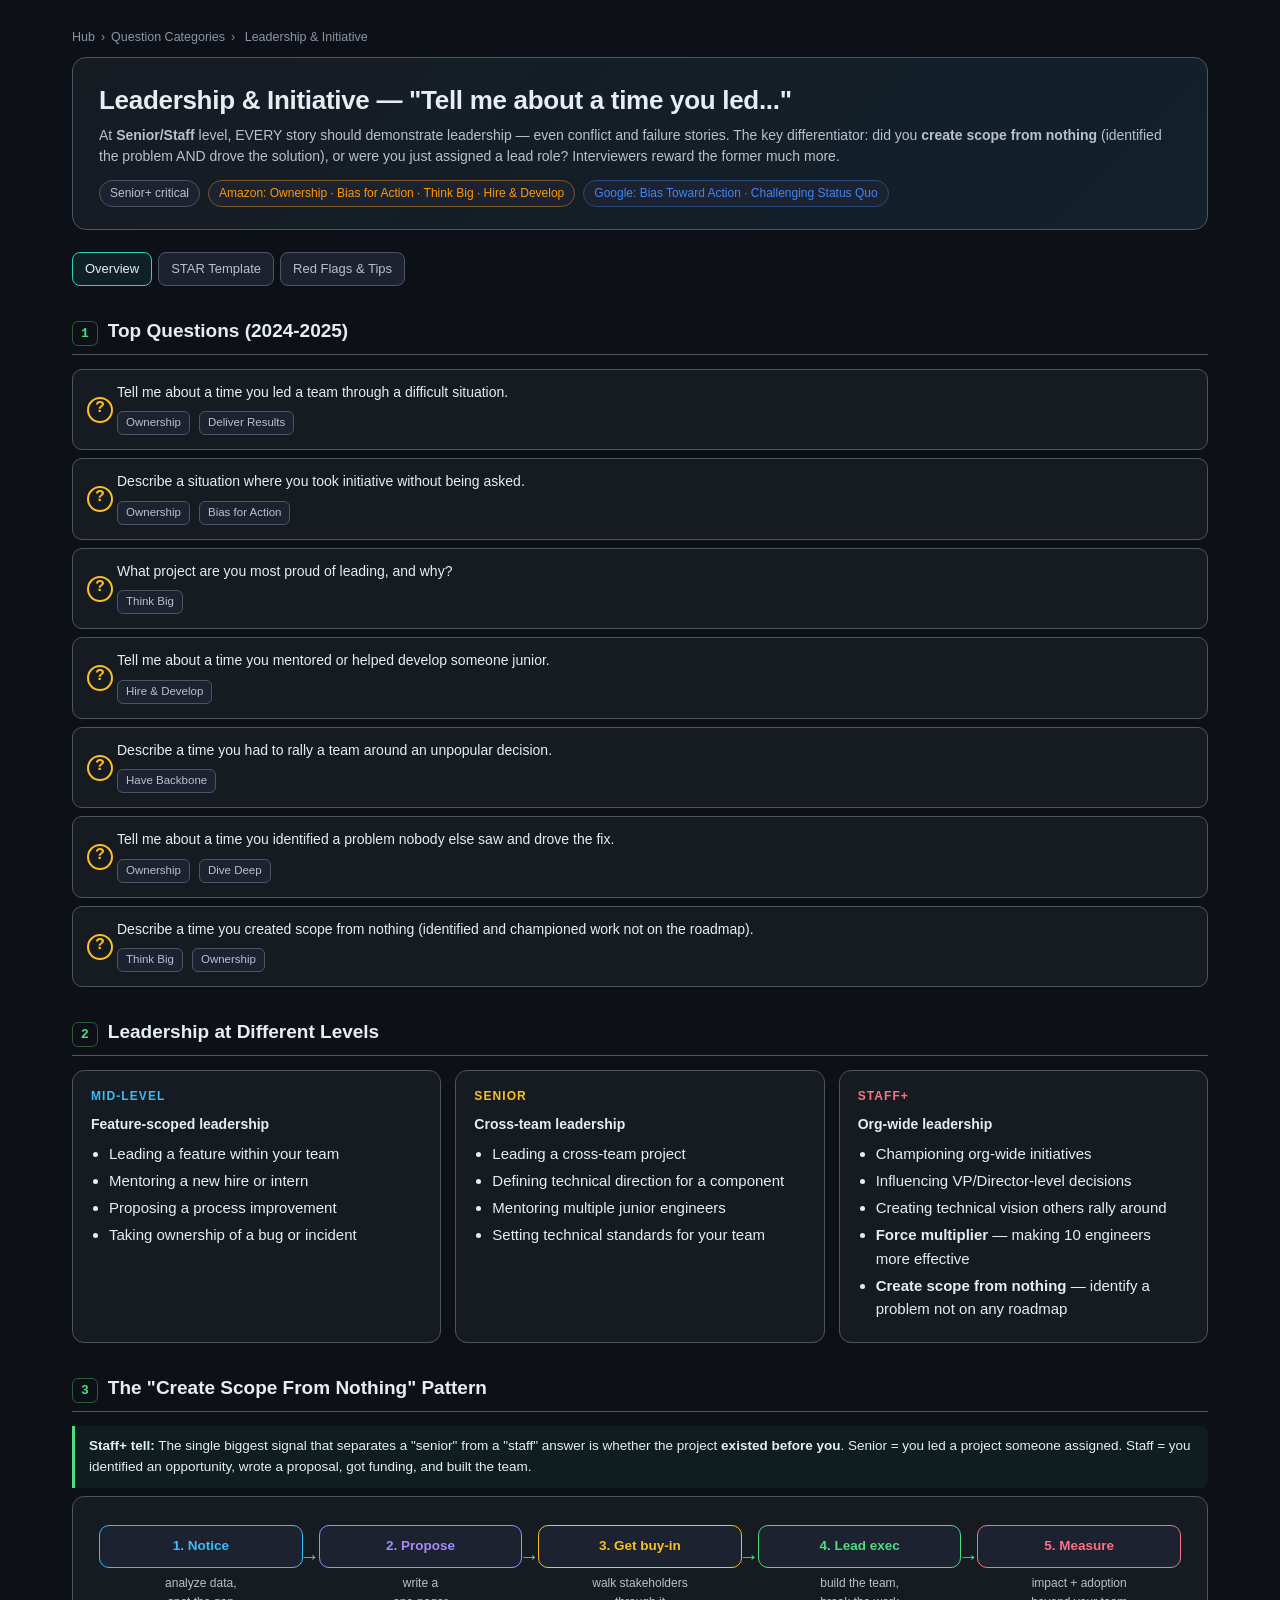
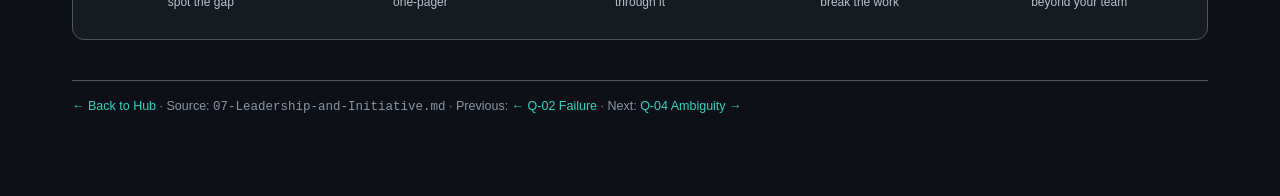
<file: canvas/questions/leadership-and-initiative.html>
<!DOCTYPE html>
<html lang="en">
<head>
<meta charset="UTF-8">
<meta name="viewport" content="width=device-width, initial-scale=1.0">
<title>Q-03 · Leadership &amp; Initiative — Behavioral Interview</title>
<link rel="stylesheet" href="../assets/canvas.css">
</head>
<body>
<div class="wrap">

  <div class="breadcrumb"><a href="../index.html">Hub</a><span class="sep">›</span><a href="../index.html">Question Categories</a><span class="sep">›</span> Leadership &amp; Initiative</div>

  <header class="hero">
    <h1>Leadership &amp; Initiative — "Tell me about a time you led..."</h1>
    <div class="sub">At <b>Senior/Staff</b> level, EVERY story should demonstrate leadership — even conflict and failure stories. The key differentiator: did you <b>create scope from nothing</b> (identified the problem AND drove the solution), or were you just assigned a lead role? Interviewers reward the former much more.</div>
    <div class="badges">
      <span class="badge quest">Senior+ critical</span>
      <span class="badge amazon">Amazon: Ownership · Bias for Action · Think Big · Hire &amp; Develop</span>
      <span class="badge google">Google: Bias Toward Action · Challenging Status Quo</span>
    </div>
  </header>

  <div data-tabscope>
    <div class="tabs">
      <div class="tab active" data-tab="overview">Overview</div>
      <div class="tab" data-tab="template">STAR Template</div>
      <div class="tab" data-tab="tips">Red Flags &amp; Tips</div>
    </div>

    <!-- ============ TAB 1: OVERVIEW ============ -->
    <div class="tabpanel active" data-panel="overview">

      <section>
        <div class="sec-h"><span class="n">1</span><h2>Top Questions (2024-2025)</h2></div>
        <div class="q-card"><div class="q-txt">Tell me about a time you led a team through a difficult situation.</div><div class="q-tags"><span class="pill">Ownership</span><span class="pill">Deliver Results</span></div></div>
        <div class="q-card"><div class="q-txt">Describe a situation where you took initiative without being asked.</div><div class="q-tags"><span class="pill">Ownership</span><span class="pill">Bias for Action</span></div></div>
        <div class="q-card"><div class="q-txt">What project are you most proud of leading, and why?</div><div class="q-tags"><span class="pill">Think Big</span></div></div>
        <div class="q-card"><div class="q-txt">Tell me about a time you mentored or helped develop someone junior.</div><div class="q-tags"><span class="pill">Hire &amp; Develop</span></div></div>
        <div class="q-card"><div class="q-txt">Describe a time you had to rally a team around an unpopular decision.</div><div class="q-tags"><span class="pill">Have Backbone</span></div></div>
        <div class="q-card"><div class="q-txt">Tell me about a time you identified a problem nobody else saw and drove the fix.</div><div class="q-tags"><span class="pill">Ownership</span><span class="pill">Dive Deep</span></div></div>
        <div class="q-card"><div class="q-txt">Describe a time you created scope from nothing (identified and championed work not on the roadmap).</div><div class="q-tags"><span class="pill">Think Big</span><span class="pill">Ownership</span></div></div>
      </section>

      <section>
        <div class="sec-h"><span class="n">2</span><h2>Leadership at Different Levels</h2></div>
        <div class="grid g3">
          <div class="card">
            <h3 class="kicker" style="color:var(--info);font-size:12px">MID-LEVEL</h3>
            <p style="margin:4px 0;font-size:14px;font-weight:600">Feature-scoped leadership</p>
            <ul class="tight">
              <li>Leading a feature within your team</li>
              <li>Mentoring a new hire or intern</li>
              <li>Proposing a process improvement</li>
              <li>Taking ownership of a bug or incident</li>
            </ul>
          </div>
          <div class="card">
            <h3 class="kicker" style="color:var(--quest);font-size:12px">SENIOR</h3>
            <p style="margin:4px 0;font-size:14px;font-weight:600">Cross-team leadership</p>
            <ul class="tight">
              <li>Leading a cross-team project</li>
              <li>Defining technical direction for a component</li>
              <li>Mentoring multiple junior engineers</li>
              <li>Setting technical standards for your team</li>
            </ul>
          </div>
          <div class="card">
            <h3 class="kicker" style="color:var(--prep);font-size:12px">STAFF+</h3>
            <p style="margin:4px 0;font-size:14px;font-weight:600">Org-wide leadership</p>
            <ul class="tight">
              <li>Championing org-wide initiatives</li>
              <li>Influencing VP/Director-level decisions</li>
              <li>Creating technical vision others rally around</li>
              <li><b>Force multiplier</b> — making 10 engineers more effective</li>
              <li><b>Create scope from nothing</b> — identify a problem not on any roadmap</li>
            </ul>
          </div>
        </div>
      </section>

      <section>
        <div class="sec-h"><span class="n">3</span><h2>The "Create Scope From Nothing" Pattern</h2></div>
        <div class="callout tip"><b>Staff+ tell:</b> The single biggest signal that separates a "senior" from a "staff" answer is whether the project <b>existed before you</b>. Senior = you led a project someone assigned. Staff = you identified an opportunity, wrote a proposal, got funding, and built the team.</div>
        <div class="flow">
          <div class="step s"><div class="box">1. Notice</div><small>analyze data,<br>spot the gap</small></div>
          <div class="step t"><div class="box">2. Propose</div><small>write a<br>one-pager</small></div>
          <div class="step a"><div class="box">3. Get buy-in</div><small>walk stakeholders<br>through it</small></div>
          <div class="step r"><div class="box">4. Lead exec</div><small>build the team,<br>break the work</small></div>
          <div class="step l"><div class="box">5. Measure</div><small>impact + adoption<br>beyond your team</small></div>
        </div>
      </section>
    </div>

    <!-- ============ TAB 2: STAR TEMPLATE ============ -->
    <div class="tabpanel" data-panel="template">

      <section>
        <div class="sec-h"><span class="n">1</span><h2>Initiative-Focused STAR Template</h2></div>

        <div class="card">
          <h3><span class="star-tag s">S</span>ituation</h3>
          <p class="muted"><em>"On [team/project], I noticed that [problem nobody else was addressing]. This was impacting [metric/team/customers]."</em></p>
          <p style="font-size:12.5px;color:var(--faint)">Framing tip: emphasize that <b>you noticed</b>, not that someone assigned it.</p>
        </div>

        <div class="card" style="margin-top:12px">
          <h3><span class="star-tag t">T</span>ask</h3>
          <p class="muted"><em>"Nobody had been assigned to fix this. I took it upon myself to [investigate/propose/lead] because [why it mattered]."</em></p>
        </div>

        <div class="card" style="margin-top:12px;border-left:3px solid var(--a-color)">
          <h3><span class="star-tag a">A</span>ction</h3>
          <ol class="tight">
            <li><b>Identified the opportunity/problem</b> — "I analyzed [data/logs/user feedback] and found..."</li>
            <li><b>Proposed a solution</b> — "I wrote a one-pager proposing [approach] and shared it with [stakeholders]..."</li>
            <li><b>Built buy-in</b> — "I presented to [who] and addressed their concerns about [risk/cost/timeline]..."</li>
            <li><b>Led the execution</b> — "I organized the team, broke the work into [milestones], and personally handled [hardest part]..."</li>
            <li><b>Delivered and measured</b> — "We shipped [what] which improved [metric] by [amount]..."</li>
          </ol>
        </div>

        <div class="card" style="margin-top:12px">
          <h3><span class="star-tag r">R</span>esult</h3>
          <p class="muted"><em>"The initiative [reduced incidents by X% / saved Y hours per week / generated $Z revenue]. It was later adopted as a standard practice across [scope]."</em></p>
        </div>
      </section>

      <section>
        <div class="sec-h"><span class="n">2</span><h2>Mentorship Template (Hire and Develop the Best)</h2></div>
        <div class="card">
          <h3>Structure specifically for mentoring stories</h3>
          <ul class="tight">
            <li><b>S:</b> "A junior engineer on my team was struggling with [specific skill/situation]..."</li>
            <li><b>T:</b> "I decided to invest time in helping them because [why]..."</li>
            <li><b>A:</b> "I set up weekly 1:1s focused on [topic]. I paired with them on [project]. I gave specific, actionable feedback on [what]..."</li>
            <li><b>R:</b> "Within [timeframe], they were able to [specific achievement]. They later [got promoted / led a project / became the go-to person for X]..."</li>
          </ul>
          <div class="callout tip" style="margin-top:8px"><b>Best signal:</b> the person you mentored got promoted, changed teams voluntarily, or is now mentoring others themselves.</div>
        </div>
      </section>

      <section>
        <div class="sec-h"><span class="n">3</span><h2>Example: "Create Scope From Nothing"</h2></div>
        <div class="example good">
          <div class="label">Example — Staff-level Initiative Story</div>
          <p><b>Situation:</b> I was on the platform team. Nothing was formally broken, but I noticed on-call load was climbing — the previous quarter had 47 pages, up from 22. Nobody had raised it as a project because each individual page was low severity.</p>
          <p><b>Task:</b> This wasn't on anyone's roadmap. I decided to investigate because if the trend continued, we'd need to add a second on-call rotation within 2 quarters.</p>
          <p><b>Action:</b>
            <br>1. I categorized all 47 pages from the last quarter into 6 buckets. 60% traced back to two flaky integration tests firing false-positive alerts.
            <br>2. I wrote a 2-page proposal: "Reduce on-call load by 50%". I outlined the two root causes, a 4-week fix plan, and estimated ROI: 25 hours/quarter of on-call time saved, ~$60K in engineer time annualized.
            <br>3. I walked the proposal past my manager, the two most-affected on-call engineers, and the SRE lead. Two engineers pushed back because they'd rather ship features. I acknowledged that and negotiated: I'd own the fix myself if they'd give me code review priority.
            <br>4. I fixed the two flaky tests over 3 weeks. In parallel I proposed and implemented a per-alert "did this need a human?" retrospective form.
            <br>5. I set up a weekly dashboard tracking pages per rotation and shared it in the team channel.
          </p>
          <p><b>Result:</b> Pages dropped from 47/quarter to 18/quarter (62% reduction). The retrospective form was later adopted by 4 other teams in the org. My manager cited this initiative as the main reason I was promoted to Staff the following cycle.</p>
        </div>
      </section>
    </div>

    <!-- ============ TAB 3: RED FLAGS & TIPS ============ -->
    <div class="tabpanel" data-panel="tips">

      <section>
        <div class="sec-h"><span class="n">1</span><h2>Red Flags</h2></div>
        <div class="callout"><b>Claiming credit for the team's work:</b> "I did everything" — false, and interviewers see through it. Show delegation and enablement.</div>
        <div class="callout"><b>No delegation:</b> Did you just do it all yourself? At Senior+ that's a red flag — you should have been a force multiplier.</div>
        <div class="callout"><b>"My manager told me to lead this."</b> — Show initiative, not assignment. Reframe: "My manager mentioned the problem in passing. I saw the opportunity and proposed to lead it."</div>
        <div class="callout"><b>Only leading easy projects:</b> Show you led through difficulty — the harder the situation, the stronger the signal.</div>
        <div class="callout"><b>No measurable outcome for the person you mentored:</b> "They learned a lot" is vague. Say "They got promoted 6 months later" or "They now lead the on-call rotation."</div>
      </section>

      <section>
        <div class="sec-h"><span class="n">2</span><h2>Follow-Up Questions to Prepare</h2></div>
        <div class="grid g2">
          <div class="card">
            <h3>"How did you delegate?"</h3>
            <p class="muted"><em>"I broke the work into 3 workstreams and assigned each to the engineer best-suited: X owned the backend refactor, Y owned the migration script, I owned the shadow-traffic harness because it required the most cross-team coordination."</em></p>
          </div>
          <div class="card">
            <h3>"How did you handle team pushback?"</h3>
            <p class="muted"><em>"Two engineers wanted to ship features instead. I negotiated: I'd own the fix myself if they'd give me code review priority. That respected their time and moved the project forward."</em></p>
          </div>
          <div class="card">
            <h3>"What if this had failed?"</h3>
            <p class="muted"><em>"The proposal outlined a checkpoint at week 2 — if flaky tests weren't the root cause, we'd stop. I explicitly designed the plan to be de-committable so I wasn't spending team capital on a bet."</em></p>
          </div>
          <div class="card">
            <h3>"How did you convince leadership?"</h3>
            <p class="muted"><em>"I quantified the cost: 25 hours/quarter of engineer time in dollars, plus the risk of needing to hire a second SRE if the trend continued. Leadership makes decisions in dollars and headcount, not incidents."</em></p>
          </div>
        </div>
      </section>

      <section>
        <div class="sec-h"><span class="n">3</span><h2>Level-Calibrated Leadership Examples</h2></div>
        <div class="grid g3">
          <div class="card" style="border-top:3px solid var(--info)">
            <h3 style="color:var(--info)">Mid-level answer</h3>
            <p class="muted"><em>"I built the user search feature, optimizing the query to reduce latency from 500ms to 80ms."</em></p>
          </div>
          <div class="card" style="border-top:3px solid var(--quest)">
            <h3 style="color:var(--quest)">Senior answer</h3>
            <p class="muted"><em>"I led the migration of our search infrastructure from Elasticsearch 5 to 7 across 3 services, coordinating with 2 other teams. This improved query performance by 60% and eliminated 4 hours/week of manual index management."</em></p>
          </div>
          <div class="card" style="border-top:3px solid var(--prep)">
            <h3 style="color:var(--prep)">Staff+ answer</h3>
            <p class="muted"><em>"I identified that our 12 teams were each building their own caching layer. I proposed and led adoption of a shared framework with pluggable backends. Cache-related incidents dropped 80% and freed ~3 engineer-months per quarter of duplicated work."</em></p>
          </div>
        </div>
        <p class="muted" style="margin-top:8px">See <a href="../prep/level-calibration.html">P-01 Level Calibration</a> for the full comparison.</p>
      </section>

      <section>
        <div class="sec-h"><span class="n">4</span><h2>Force Multiplier Phrases (Staff+)</h2></div>
        <ul class="tight">
          <li>"I identified this problem that wasn't on anyone's roadmap..."</li>
          <li>"I convinced the VP to prioritize..."</li>
          <li>"I designed the architecture that N teams now use..."</li>
          <li>"I established the standard practice for..."</li>
          <li>"I was the force multiplier that made the team 2x more effective..."</li>
          <li>"I created scope from nothing..."</li>
          <li>"The pattern I established has been adopted by [N] teams..."</li>
        </ul>
      </section>
    </div>
  </div>

  <footer>
    <a href="../index.html">← Back to Hub</a> &middot; Source: <code>07-Leadership-and-Initiative.md</code> &middot;
    Previous: <a href="failure-and-learning.html">← Q-02 Failure</a> &middot; Next: <a href="ambiguity-and-decisions.html">Q-04 Ambiguity →</a>
  </footer>

</div>
<script src="../assets/canvas.js"></script>
</body>
</html>
</file>
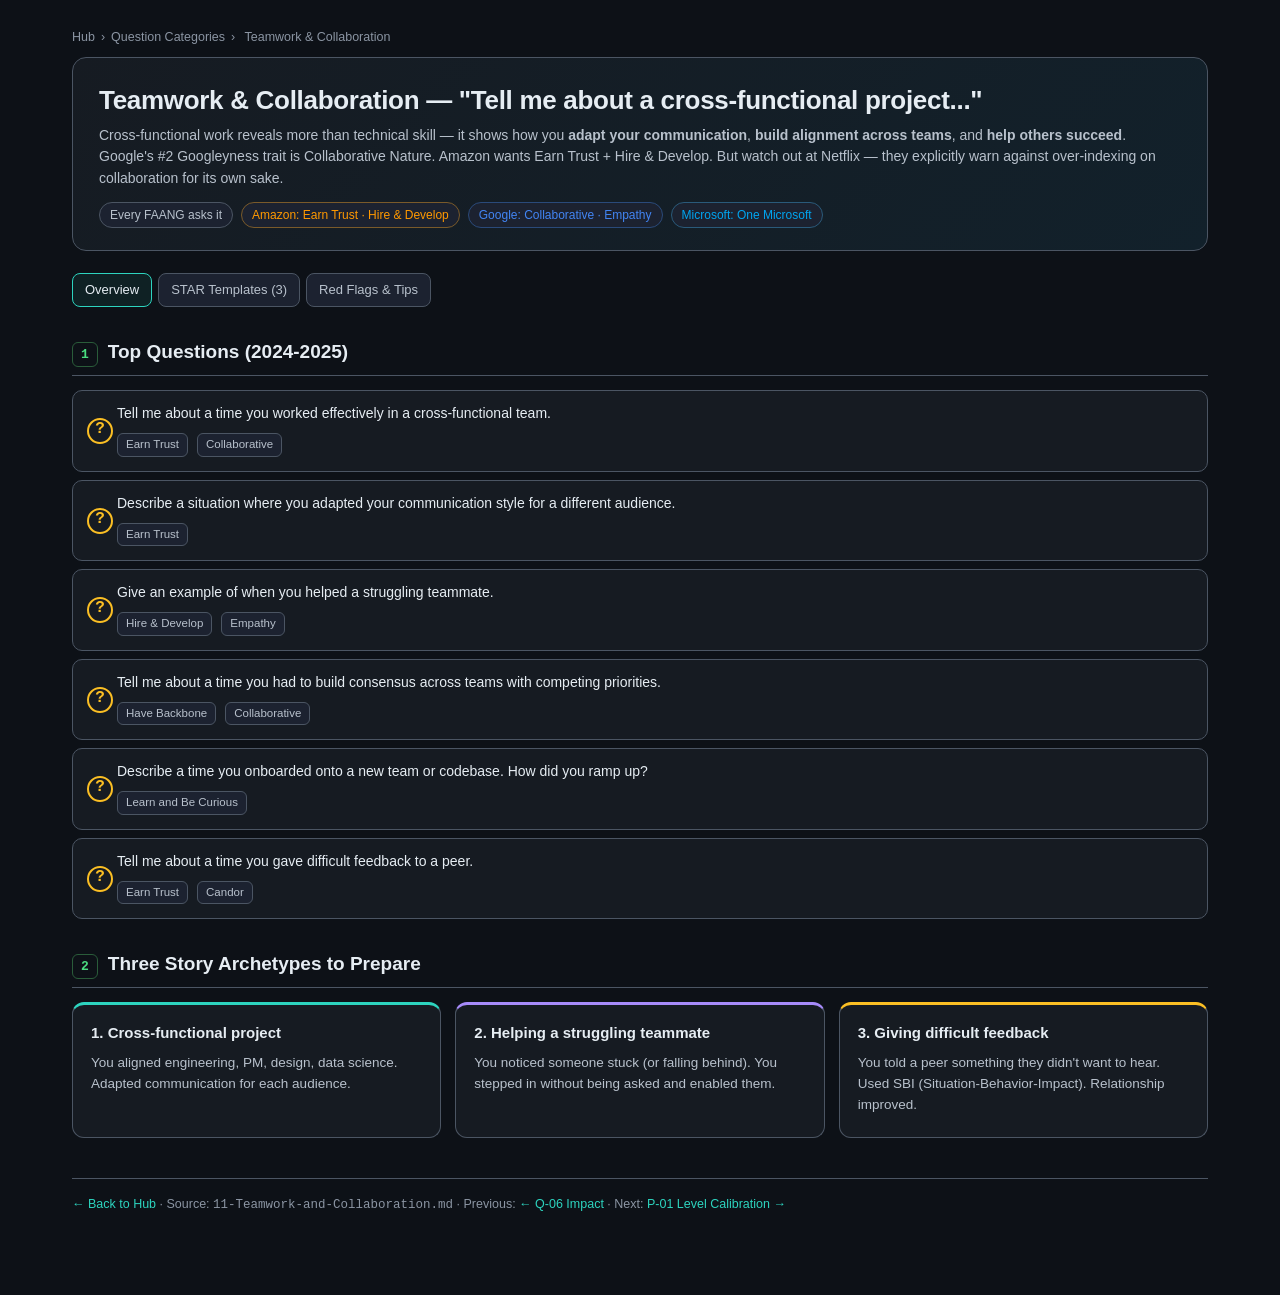
<file: canvas/questions/teamwork-and-collaboration.html>
<!DOCTYPE html>
<html lang="en">
<head>
<meta charset="UTF-8">
<meta name="viewport" content="width=device-width, initial-scale=1.0">
<title>Q-07 · Teamwork &amp; Collaboration — Behavioral Interview</title>
<link rel="stylesheet" href="../assets/canvas.css">
</head>
<body>
<div class="wrap">

  <div class="breadcrumb"><a href="../index.html">Hub</a><span class="sep">›</span><a href="../index.html">Question Categories</a><span class="sep">›</span> Teamwork &amp; Collaboration</div>

  <header class="hero">
    <h1>Teamwork &amp; Collaboration — "Tell me about a cross-functional project..."</h1>
    <div class="sub">Cross-functional work reveals more than technical skill — it shows how you <b>adapt your communication</b>, <b>build alignment across teams</b>, and <b>help others succeed</b>. Google's #2 Googleyness trait is Collaborative Nature. Amazon wants Earn Trust + Hire &amp; Develop. But watch out at Netflix — they explicitly warn against over-indexing on collaboration for its own sake.</div>
    <div class="badges">
      <span class="badge quest">Every FAANG asks it</span>
      <span class="badge amazon">Amazon: Earn Trust · Hire &amp; Develop</span>
      <span class="badge google">Google: Collaborative · Empathy</span>
      <span class="badge microsoft">Microsoft: One Microsoft</span>
    </div>
  </header>

  <div data-tabscope>
    <div class="tabs">
      <div class="tab active" data-tab="overview">Overview</div>
      <div class="tab" data-tab="template">STAR Templates (3)</div>
      <div class="tab" data-tab="tips">Red Flags &amp; Tips</div>
    </div>

    <!-- ============ TAB 1: OVERVIEW ============ -->
    <div class="tabpanel active" data-panel="overview">

      <section>
        <div class="sec-h"><span class="n">1</span><h2>Top Questions (2024-2025)</h2></div>
        <div class="q-card"><div class="q-txt">Tell me about a time you worked effectively in a cross-functional team.</div><div class="q-tags"><span class="pill">Earn Trust</span><span class="pill">Collaborative</span></div></div>
        <div class="q-card"><div class="q-txt">Describe a situation where you adapted your communication style for a different audience.</div><div class="q-tags"><span class="pill">Earn Trust</span></div></div>
        <div class="q-card"><div class="q-txt">Give an example of when you helped a struggling teammate.</div><div class="q-tags"><span class="pill">Hire &amp; Develop</span><span class="pill">Empathy</span></div></div>
        <div class="q-card"><div class="q-txt">Tell me about a time you had to build consensus across teams with competing priorities.</div><div class="q-tags"><span class="pill">Have Backbone</span><span class="pill">Collaborative</span></div></div>
        <div class="q-card"><div class="q-txt">Describe a time you onboarded onto a new team or codebase. How did you ramp up?</div><div class="q-tags"><span class="pill">Learn and Be Curious</span></div></div>
        <div class="q-card"><div class="q-txt">Tell me about a time you gave difficult feedback to a peer.</div><div class="q-tags"><span class="pill">Earn Trust</span><span class="pill">Candor</span></div></div>
      </section>

      <section>
        <div class="sec-h"><span class="n">2</span><h2>Three Story Archetypes to Prepare</h2></div>
        <div class="grid g3">
          <div class="card" style="border-top:3px solid var(--frame)">
            <h3>1. Cross-functional project</h3>
            <p class="muted">You aligned engineering, PM, design, data science. Adapted communication for each audience.</p>
          </div>
          <div class="card" style="border-top:3px solid var(--value)">
            <h3>2. Helping a struggling teammate</h3>
            <p class="muted">You noticed someone stuck (or falling behind). You stepped in without being asked and enabled them.</p>
          </div>
          <div class="card" style="border-top:3px solid var(--quest)">
            <h3>3. Giving difficult feedback</h3>
            <p class="muted">You told a peer something they didn't want to hear. Used SBI (Situation-Behavior-Impact). Relationship improved.</p>
          </div>
        </div>
      </section>
    </div>

    <!-- ============ TAB 2: STAR TEMPLATES (3) ============ -->
    <div class="tabpanel" data-panel="template">

      <section>
        <div class="sec-h"><span class="n">1</span><h2>Template 1 — Cross-Functional Project</h2></div>
        <div class="card">
          <h3><span class="star-tag s">S</span>ituation</h3>
          <p class="muted"><em>"I was working on [project] that required collaboration between [engineering, PM, design, data science, etc.]. The challenge was [competing priorities / different technical opinions / communication gaps]."</em></p>
        </div>
        <div class="card" style="margin-top:12px">
          <h3><span class="star-tag t">T</span>ask</h3>
          <p class="muted"><em>"I needed to [align the teams / bridge the communication gap / deliver a cross-team deliverable]."</em></p>
        </div>
        <div class="card" style="margin-top:12px;border-left:3px solid var(--a-color)">
          <h3><span class="star-tag a">A</span>ction</h3>
          <ol class="tight">
            <li><b>Understood each team's perspective</b> — "I scheduled 1:1s with each stakeholder to understand their constraints and priorities..."</li>
            <li><b>Found common ground</b> — "I identified we all agreed on [shared goal] even though we disagreed on [approach]..."</li>
            <li><b>Adapted communication</b> — "I translated technical concepts for the PM using [analogies/diagrams] and business impact for engineering using [metrics]..."</li>
            <li><b>Created alignment mechanisms</b> — "I set up a weekly sync with shared [doc/dashboard/Slack channel] to track progress..."</li>
            <li><b>Delivered together</b> — "I coordinated the integration across teams, ensuring [no blocking dependencies]..."</li>
          </ol>
        </div>
        <div class="card" style="margin-top:12px">
          <h3><span class="star-tag r">R</span>esult</h3>
          <p class="muted"><em>"We shipped [deliverable] on time. The cross-team collaboration model I set up was later adopted for [other projects]."</em></p>
        </div>
      </section>

      <section>
        <div class="sec-h"><span class="n">2</span><h2>Template 2 — Helping a Struggling Teammate</h2></div>
        <div class="card">
          <ul class="tight">
            <li><b><span class="star-tag s">S</span></b> "I noticed [teammate] was struggling with [specific challenge — new codebase, complex feature, personal circumstances]..."</li>
            <li><b><span class="star-tag t">T</span></b> "Nobody had explicitly asked me to help, but I decided to step in because [impact on team/project if they continued struggling]..."</li>
            <li><b><span class="star-tag a">A</span></b> "I [paired with them / set up 1:1 sessions / broke the problem into smaller pieces / shared relevant resources]. Specifically, I..."</li>
            <li><b><span class="star-tag r">R</span></b> "Within [timeframe], they were able to [deliver the feature / gain confidence / become independent]. They later [specific outcome]."</li>
          </ul>
          <div class="callout tip" style="margin-top:8px"><b>Key signal:</b> Show it was YOUR initiative, not assigned by a manager. The strongest version: "I noticed X, my manager hadn't asked, and I decided to invest."</div>
        </div>
      </section>

      <section>
        <div class="sec-h"><span class="n">3</span><h2>Template 3 — Giving Difficult Feedback (SBI model)</h2></div>
        <div class="card">
          <p><b>SBI = Situation, Behavior, Impact.</b> A widely-used feedback framework. Mention it by name.</p>
          <ul class="tight">
            <li><b><span class="star-tag s">S</span></b> "A peer's [code quality / approach / behavior] was impacting [team/project/quality]..."</li>
            <li><b><span class="star-tag a">A</span></b> "I gave feedback using the SBI framework:
              <ul class="tight">
                <li><b>S</b>ituation: 'In yesterday's code review...'</li>
                <li><b>B</b>ehavior: 'I noticed the error handling was missing for the API calls...'</li>
                <li><b>I</b>mpact: 'This could cause silent failures in production...'</li>
              </ul>
            </li>
            <li><b><span class="star-tag r">R</span></b> "They appreciated the feedback and fixed the issue. Our code quality improved and they've since adopted the same approach when giving feedback to others."</li>
          </ul>
          <div class="callout tip" style="margin-top:8px"><b>Key signal:</b> The feedback was <b>delivered in private</b>, was <b>specific and observable</b> (not "you're not detail-oriented enough"), and the <b>relationship strengthened</b> as a result.</div>
        </div>
      </section>

      <section>
        <div class="sec-h"><span class="n">4</span><h2>Example: Adapting Communication Style</h2></div>
        <div class="example good">
          <div class="label">Example — Adapted Communication for 3 Audiences</div>
          <p><b>Situation:</b> I was leading a database migration that touched 3 teams: engineering (owned the code), the PM (owned the roadmap), and data science (relied on the analytics warehouse).</p>
          <p><b>Task:</b> Each team needed a different level of detail. The engineering team wanted the migration ADR. The PM wanted the impact on the roadmap. Data science wanted to know if their dashboards would break.</p>
          <p><b>Action:</b>
            <br>1. For engineering, I wrote a 6-page technical ADR with schema diagrams, migration steps, and rollback procedures. Reviewed live in a working session.
            <br>2. For the PM, I made a one-slide summary: 3 weeks of engineering, 0 external-facing feature impact, unlocks feature X in Q3. No ADR — she doesn't need it.
            <br>3. For data science, I made a checklist of every dashboard query that touched the affected tables, with the specific change each would need. I ran a 30-minute office-hour session to walk them through.
            <br>4. Each communication took me ~2 hours to prep, but saved days of confusion. When the actual migration ran, no team was surprised.
          </p>
          <p><b>Result:</b> Migration completed in 3 weeks with zero rollbacks or emergency pings. The PM cited the one-slide summary as the format she wanted from every tech lead going forward. Data science reported zero broken dashboards post-migration — usually they'd have 2-3.</p>
        </div>
      </section>
    </div>

    <!-- ============ TAB 3: RED FLAGS & TIPS ============ -->
    <div class="tabpanel" data-panel="tips">

      <section>
        <div class="sec-h"><span class="n">1</span><h2>Red Flags</h2></div>
        <div class="callout"><b>"I did most of the work."</b> — Sounds like a poor collaborator. Even if true, don't say it. Reframe: "I owned X while my teammates owned Y and Z."</div>
        <div class="callout"><b>"The other team was difficult."</b> — Blame-shifting. Reframe: "The other team had different priorities — I bridged them by..."</div>
        <div class="callout"><b>"My manager handled the alignment."</b> — Show YOU drove collaboration, not that you passed it up.</div>
        <div class="callout"><b>No mention of adapting communication style.</b> — Signals one-size-fits-all communicator. Deliberately name at least one style shift.</div>
        <div class="callout"><b>"I helped everyone."</b> — Vague. Pick one specific person or team, one specific action.</div>
      </section>

      <section>
        <div class="sec-h"><span class="n">2</span><h2>Netflix-Specific Caveat</h2></div>
        <div class="callout warn"><b>Watch out at Netflix:</b> Their culture memo explicitly warns against "team player for its own sake." They want <b>high-performing individuals who also collaborate</b>, not people who prioritize consensus over impact. For Netflix, don't over-index on "I made sure everyone agreed." Instead: "I made the call, communicated it clearly, and the team executed."</div>
      </section>

      <section>
        <div class="sec-h"><span class="n">3</span><h2>Follow-Up Questions to Prepare</h2></div>
        <div class="grid g2">
          <div class="card">
            <h3>"How did you handle the teammate who didn't want your help?"</h3>
            <p class="muted"><em>"I didn't push. I made the offer clear ('happy to pair on this if useful') and let them come to me. Two weeks in they did. The trust they extended because I hadn't imposed made the pairing more effective."</em></p>
          </div>
          <div class="card">
            <h3>"What did you learn from a difficult teammate?"</h3>
            <p class="muted"><em>"I learned that 'difficult' usually means their incentives don't match mine. Once I asked what their team was being measured on this quarter, I understood why they were pushing back. Then I could reframe my ask around their metric."</em></p>
          </div>
          <div class="card">
            <h3>"Have you ever failed at a cross-team collaboration?"</h3>
            <p class="muted"><em>"Yes. Early on I sent the same 6-page ADR to a PM who needed a one-slide summary. She stopped opening my docs. It took a candid conversation where she told me directly. Now I always ask 'what format works for you?' upfront."</em></p>
          </div>
          <div class="card">
            <h3>"How did giving that feedback affect the relationship?"</h3>
            <p class="muted"><em>"They initially got defensive — expected. I asked them what THEY thought went wrong, which shifted us from 'me judging' to 'us diagnosing.' A month later they gave ME feedback that turned out to be right. That's when I knew trust had increased."</em></p>
          </div>
        </div>
      </section>

      <section>
        <div class="sec-h"><span class="n">4</span><h2>The "Onboarding" Variant</h2></div>
        <div class="card">
          <p>"Describe a time you onboarded onto a new team or codebase" is really testing your ability to <b>bootstrap in ambiguity</b>. Structure:</p>
          <ol class="tight">
            <li><b>Week 1 — read + observe:</b> "I set myself a goal to attend every recurring meeting for the first two weeks without proposing anything, just listening."</li>
            <li><b>Ramp signal:</b> "I asked to be assigned a small end-to-end task to make sure I'd touch every layer of the stack."</li>
            <li><b>Ask the "dumb" questions early:</b> "I made a doc of every acronym and abbreviation and asked my onboarding buddy to fill it in — turns out 3 other new-hires used it."</li>
            <li><b>First deliverable:</b> "By week 4 I shipped X (specific measurable). This is 2 weeks faster than the team's average ramp."</li>
            <li><b>Give back:</b> "I updated the onboarding doc with everything I'd figured out. The next 3 hires used it and ramped 30% faster."</li>
          </ol>
        </div>
      </section>
    </div>
  </div>

  <footer>
    <a href="../index.html">← Back to Hub</a> &middot; Source: <code>11-Teamwork-and-Collaboration.md</code> &middot;
    Previous: <a href="impact-and-results.html">← Q-06 Impact</a> &middot; Next: <a href="../prep/level-calibration.html">P-01 Level Calibration →</a>
  </footer>

</div>
<script src="../assets/canvas.js"></script>
</body>
</html>
</file>
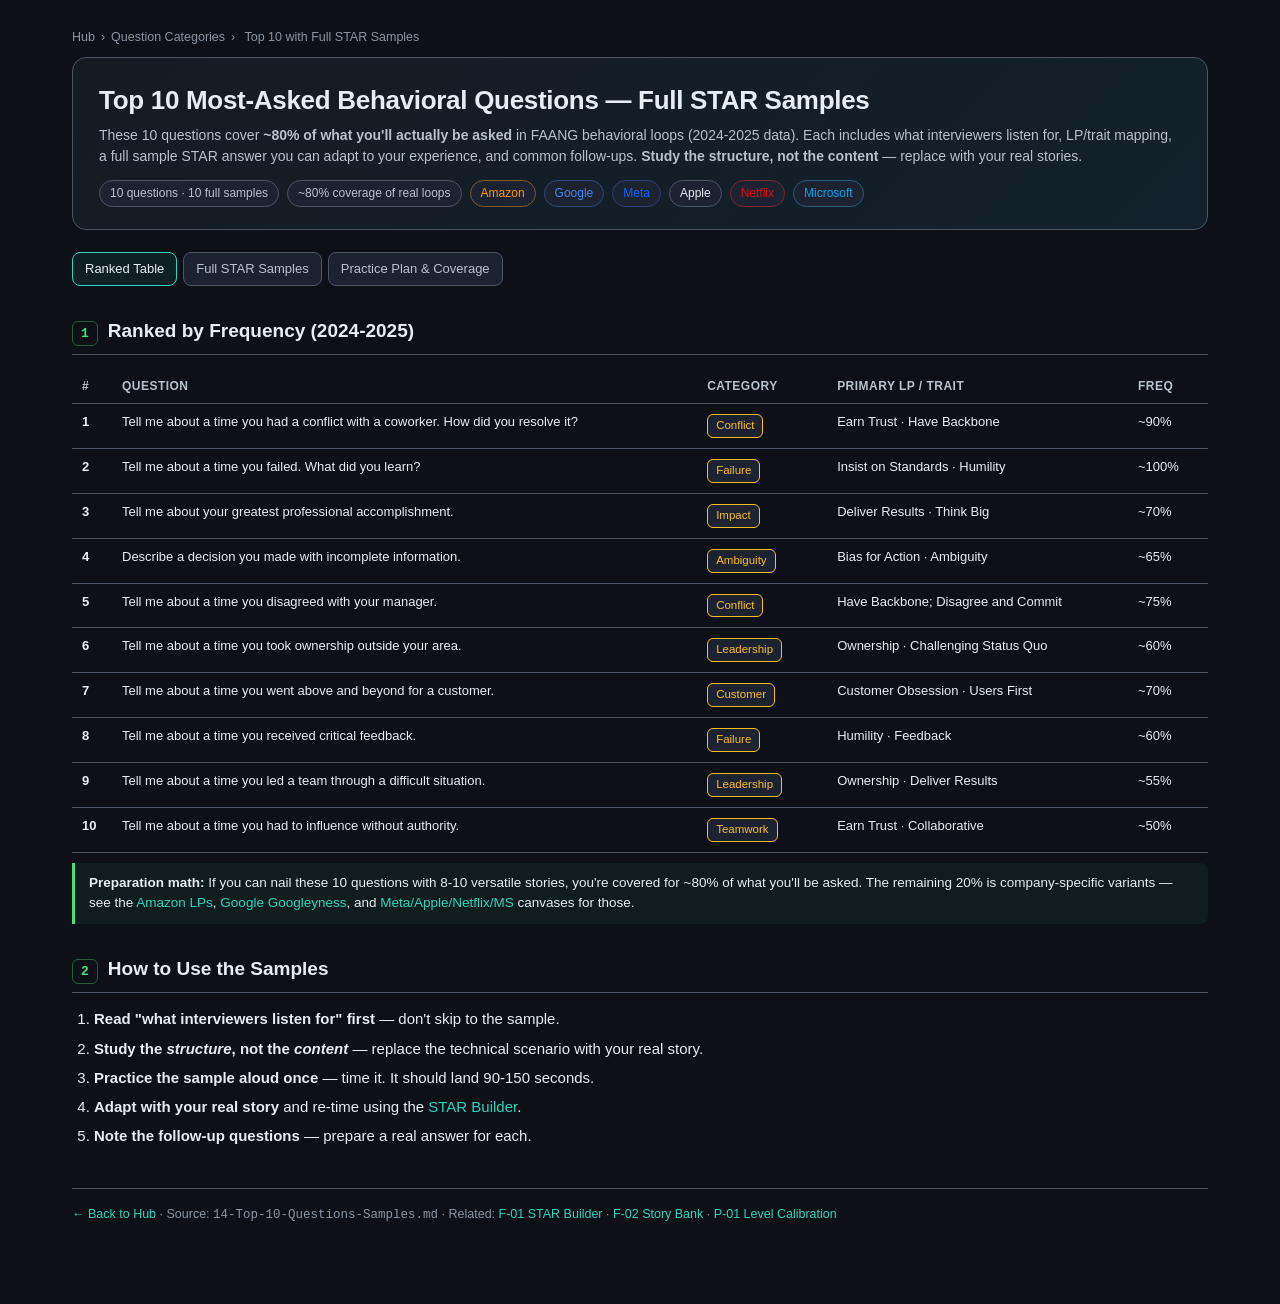
<file: canvas/questions/top-10-samples.html>
<!DOCTYPE html>
<html lang="en">
<head>
<meta charset="UTF-8">
<meta name="viewport" content="width=device-width, initial-scale=1.0">
<title>Q-08 · Top 10 Questions with Full STAR Samples — Behavioral Interview</title>
<link rel="stylesheet" href="../assets/canvas.css">
</head>
<body>
<div class="wrap">

  <div class="breadcrumb"><a href="../index.html">Hub</a><span class="sep">›</span><a href="../index.html">Question Categories</a><span class="sep">›</span> Top 10 with Full STAR Samples</div>

  <header class="hero">
    <h1>Top 10 Most-Asked Behavioral Questions — Full STAR Samples</h1>
    <div class="sub">These 10 questions cover <b>~80% of what you'll actually be asked</b> in FAANG behavioral loops (2024-2025 data). Each includes what interviewers listen for, LP/trait mapping, a full sample STAR answer you can adapt to your experience, and common follow-ups. <b>Study the structure, not the content</b> — replace with your real stories.</div>
    <div class="badges">
      <span class="badge quest">10 questions · 10 full samples</span>
      <span class="badge">~80% coverage of real loops</span>
      <span class="badge amazon">Amazon</span>
      <span class="badge google">Google</span>
      <span class="badge meta">Meta</span>
      <span class="badge apple">Apple</span>
      <span class="badge netflix">Netflix</span>
      <span class="badge microsoft">Microsoft</span>
    </div>
  </header>

  <div data-tabscope>
    <div class="tabs">
      <div class="tab active" data-tab="table">Ranked Table</div>
      <div class="tab" data-tab="samples">Full STAR Samples</div>
      <div class="tab" data-tab="practice">Practice Plan &amp; Coverage</div>
    </div>

    <!-- ============ TAB 1: RANKED TABLE ============ -->
    <div class="tabpanel active" data-panel="table">

      <section>
        <div class="sec-h"><span class="n">1</span><h2>Ranked by Frequency (2024-2025)</h2></div>
        <table>
          <thead><tr><th style="width:40px">#</th><th>Question</th><th style="width:130px">Category</th><th>Primary LP / Trait</th><th style="width:80px">Freq</th></tr></thead>
          <tbody>
            <tr><td><b>1</b></td><td>Tell me about a time you had a conflict with a coworker. How did you resolve it?</td><td><span class="pill quest">Conflict</span></td><td>Earn Trust · Have Backbone</td><td class="ok">~90%</td></tr>
            <tr><td><b>2</b></td><td>Tell me about a time you failed. What did you learn?</td><td><span class="pill quest">Failure</span></td><td>Insist on Standards · Humility</td><td class="ok">~100%</td></tr>
            <tr><td><b>3</b></td><td>Tell me about your greatest professional accomplishment.</td><td><span class="pill quest">Impact</span></td><td>Deliver Results · Think Big</td><td class="ok">~70%</td></tr>
            <tr><td><b>4</b></td><td>Describe a decision you made with incomplete information.</td><td><span class="pill quest">Ambiguity</span></td><td>Bias for Action · Ambiguity</td><td class="ok">~65%</td></tr>
            <tr><td><b>5</b></td><td>Tell me about a time you disagreed with your manager.</td><td><span class="pill quest">Conflict</span></td><td>Have Backbone; Disagree and Commit</td><td class="ok">~75%</td></tr>
            <tr><td><b>6</b></td><td>Tell me about a time you took ownership outside your area.</td><td><span class="pill quest">Leadership</span></td><td>Ownership · Challenging Status Quo</td><td>~60%</td></tr>
            <tr><td><b>7</b></td><td>Tell me about a time you went above and beyond for a customer.</td><td><span class="pill quest">Customer</span></td><td>Customer Obsession · Users First</td><td class="ok">~70%</td></tr>
            <tr><td><b>8</b></td><td>Tell me about a time you received critical feedback.</td><td><span class="pill quest">Failure</span></td><td>Humility · Feedback</td><td>~60%</td></tr>
            <tr><td><b>9</b></td><td>Tell me about a time you led a team through a difficult situation.</td><td><span class="pill quest">Leadership</span></td><td>Ownership · Deliver Results</td><td>~55%</td></tr>
            <tr><td><b>10</b></td><td>Tell me about a time you had to influence without authority.</td><td><span class="pill quest">Teamwork</span></td><td>Earn Trust · Collaborative</td><td>~50%</td></tr>
          </tbody>
        </table>
        <div class="callout tip" style="margin-top:10px"><b>Preparation math:</b> If you can nail these 10 questions with 8-10 versatile stories, you're covered for ~80% of what you'll be asked. The remaining 20% is company-specific variants — see the <a href="../values/amazon-lps.html">Amazon LPs</a>, <a href="../values/google-googleyness.html">Google Googleyness</a>, and <a href="../values/company-values.html">Meta/Apple/Netflix/MS</a> canvases for those.</div>
      </section>

      <section>
        <div class="sec-h"><span class="n">2</span><h2>How to Use the Samples</h2></div>
        <ol class="tight">
          <li><b>Read "what interviewers listen for" first</b> — don't skip to the sample.</li>
          <li><b>Study the <em>structure</em>, not the <em>content</em></b> — replace the technical scenario with your real story.</li>
          <li><b>Practice the sample aloud once</b> — time it. It should land 90-150 seconds.</li>
          <li><b>Adapt with your real story</b> and re-time using the <a href="../frameworks/star-method.html">STAR Builder</a>.</li>
          <li><b>Note the follow-up questions</b> — prepare a real answer for each.</li>
        </ol>
      </section>
    </div>

    <!-- ============ TAB 2: FULL STAR SAMPLES ============ -->
    <div class="tabpanel" data-panel="samples">

      <!-- Q1 -->
      <section>
        <div class="sec-h"><span class="n">Q1</span><h2>Conflict with a Coworker</h2><span class="tag">~90% of loops</span></div>
        <div class="q-card"><div class="q-txt">"Tell me about a time you had a conflict with a coworker. How did you resolve it?"</div><div class="q-tags"><span class="pill">Earn Trust</span><span class="pill">Have Backbone</span><span class="pill value">Collaborative</span></div></div>

        <div class="card">
          <h3>What interviewers listen for</h3>
          <ul class="tight">
            <li>You listened <em>before</em> arguing</li>
            <li>Data (not emotion) drove the resolution</li>
            <li>The relationship <b>improved</b> as a result</li>
            <li>You committed fully after the decision</li>
            <li>No badmouthing of the other person</li>
          </ul>
        </div>

        <div class="example good" style="margin-top:12px">
          <div class="label">Sample STAR answer (~2 min)</div>
          <p><b>Situation:</b> I was tech lead on a new payments service. Our staff engineer wanted to build it as a monolith. I believed we needed to split it into two services because the compliance boundary for card data was fundamentally different from wallet balance flows.</p>
          <p><b>Task:</b> I had one week before the architecture review. If we went in misaligned, we'd delay the whole quarter's roadmap.</p>
          <p><b>Action:</b> I asked for a 45-minute 1:1 with him, framed as "I want to understand your reasoning" — not "let me convince you." He explained the monolith would ship six weeks faster and reduce operational surface area. Both were true, and I acknowledged that explicitly. Then I shared a two-page memo showing the PCI compliance scope for a monolith would include the wallet team's data, forcing them into a four-month re-certification he hadn't considered. Rather than pushing my three-service preference, I proposed we let the compliance team weigh in and scope both options. Compliance confirmed the concern. We landed on a two-service split — not my first choice, but I committed fully. I wrote the migration plan for the merged wallet service myself that weekend so we'd hit the deadline.</p>
          <p><b>Result:</b> We shipped in ten weeks with zero compliance findings. He and I have collaborated on four projects since; he specifically requested me as tech lead for the next one.</p>
          <p><b>Learnings:</b> Framing the initial conversation as "help me understand" instead of "let me convince you" changed everything. When people don't feel attacked, they show you the parts of the problem they've already thought about that you haven't.</p>
        </div>

        <div class="card collapsible" style="margin-top:10px">
          <div class="c-head"><h3>Common follow-ups</h3></div>
          <div class="c-body">
            <p><b>"What if he still disagreed after your memo?"</b><br>"I'd have proposed a time-boxed prototype of both options. If that also didn't resolve it, I'd write up both positions and escalate together — not going around him."</p>
            <p><b>"How do you know the relationship actually improved?"</b><br>"Two signals: he specifically requested me for the next project, and he used our conversation as a case study in his own promotion doc — I asked."</p>
          </div>
        </div>
      </section>

      <!-- Q2 -->
      <section>
        <div class="sec-h"><span class="n">Q2</span><h2>Tell Me About a Time You Failed</h2><span class="tag">~100% of loops</span></div>
        <div class="q-card"><div class="q-txt">"Tell me about a time you failed. What did you learn?"</div><div class="q-tags"><span class="pill">Insist on Standards</span><span class="pill">Earn Trust</span><span class="pill value">Humility</span><span class="pill">Growth Mindset</span></div></div>

        <div class="card">
          <h3>What interviewers listen for</h3>
          <ul class="tight">
            <li>A <b>real</b> failure with real consequences (no humble-brags)</li>
            <li>You <b>owned it</b> — no blame-shifting</li>
            <li>The behavior change was <b>specific</b> (not "I learned to be more careful")</li>
            <li>You built a <b>systemic fix</b>, not just fixed the immediate issue</li>
            <li>Evidence the fix stuck ("I've used the new pattern since...")</li>
          </ul>
        </div>

        <div class="example good" style="margin-top:12px">
          <div class="label">Sample STAR answer (~2 min)</div>
          <p><b>Situation:</b> I was leading a search infrastructure migration from Elasticsearch 5 to 7. Search served 200 million requests a day and any regression would hit revenue directly.</p>
          <p><b>Task:</b> My commitment to leadership was six weeks with zero customer-visible regressions.</p>
          <p><b>Action:</b> I failed to hit that commitment. Two weeks in, I discovered the BM25 scoring changes affected 4% of query result orderings. I had assumed the changes would be negligible based on the release notes — I hadn't tested with real production traffic. When I realized we'd miss the deadline by two weeks, I did three things immediately. First, I informed my manager and PM the same day with a revised timeline and specific risk assessment, not vague language. Second, I broke the remaining work into smaller milestones so we could ship the most critical services on the original date and defer the rest. Third — and this is the part I care most about — I built a shadow-traffic harness that replayed production queries against both clusters so we'd never make this assumption again.</p>
          <p><b>Result:</b> We shipped core functionality on the original date and the full migration two weeks late. The shadow-traffic harness has since been reused for three other infrastructure migrations org-wide. I've personally used it on two migrations since — one caught a similar ranking regression on day three instead of week six.</p>
          <p><b>Learnings:</b> I learned that "safe" migrations are exactly where I need shadow traffic, because that's when I skip it. Now I treat any change that affects query behavior as requiring shadow validation on day one, not as a nice-to-have.</p>
        </div>

        <div class="card collapsible" style="margin-top:10px">
          <div class="c-head"><h3>Common follow-ups</h3></div>
          <div class="c-body">
            <p><b>"What did your manager say?"</b><br>"He was disappointed, and rightly so. I offered to run the postmortem myself and to write the follow-up ADR. He appreciated that I owned it before he had to raise it."</p>
            <p><b>"Did you get in trouble?"</b><br>"There was a hard conversation. My rating that half was still positive because I owned the recovery and the harness had org-wide impact."</p>
          </div>
        </div>
      </section>

      <!-- Q3 -->
      <section>
        <div class="sec-h"><span class="n">Q3</span><h2>Greatest Accomplishment</h2><span class="tag">~70% of loops</span></div>
        <div class="q-card"><div class="q-txt">"Tell me about your greatest professional accomplishment."</div><div class="q-tags"><span class="pill">Deliver Results</span><span class="pill">Think Big</span><span class="pill">Focus on Impact</span></div></div>

        <div class="card">
          <h3>What interviewers listen for</h3>
          <ul class="tight">
            <li><b>Three types of metrics:</b> direct technical + user/customer + business</li>
            <li>Clear articulation of <b>your specific contribution</b> vs the team's</li>
            <li>The story stretches you (matches or exceeds target level scope)</li>
            <li>Obstacles you overcame — perfect linear execution sounds fake</li>
          </ul>
        </div>

        <div class="example good" style="margin-top:12px">
          <div class="label">Sample STAR answer (~2 min)</div>
          <p><b>Situation:</b> Our fintech's ML fraud detection was letting through ~$1.2M/month in confirmed fraud losses. The existing system was rule-based and hadn't been updated in three years. Customer complaints about fraudulent charges were up 40% year-over-year.</p>
          <p><b>Task:</b> I proposed and led the replacement — an ML-based scoring system with real-time features. The commitment was to reduce fraud losses by 50% within two quarters without increasing false-positive rates for legitimate customers.</p>
          <p><b>Action:</b> I broke it into four workstreams. I personally owned the feature engineering pipeline and the real-time scoring service because those had the tightest latency budget — 30ms end-to-end. I delegated the model training pipeline to a data scientist, the offline feature store to a peer, and the customer notification flow to a fourth engineer. The hardest technical decision was whether to use a synchronous scoring call or an asynchronous stream. Sync was simpler but blocked checkout; async gave us headroom but risked missing the decision window. I proposed a hybrid: sync for the top 5% of high-risk transactions identified by cheap features, async for the rest. This kept p99 checkout latency under our SLA. Halfway through, an A/B experiment showed our model was rejecting legitimate business accounts at a higher rate. I paused the rollout, worked with the data scientist to add business-account features, and re-ran validation before continuing.</p>
          <p><b>Result:</b> Fraud losses dropped from $1.2M/month to $340K/month — 72% reduction, better than the 50% target. False-positive rate actually <em>dropped</em> by 8 percentage points. Estimated $10M in annualized savings. The feature engineering framework I built has since been adopted by the pricing team for their own real-time scoring.</p>
          <p><b>Learnings:</b> The mid-project A/B pause was the most important decision. I would have shipped a much worse system if I'd optimized for the launch date over the metric. Now I always define pause criteria before I start a rollout.</p>
        </div>

        <div class="card collapsible" style="margin-top:10px">
          <div class="c-head"><h3>Common follow-ups</h3></div>
          <div class="c-body">
            <p><b>"What was YOUR contribution vs the team's?"</b><br>Be specific about which components you personally built vs led.</p>
            <p><b>"How did you calculate the $10M number?"</b><br>Show your math. Interviewers respect estimation more than round numbers.</p>
            <p><b>"What would you do differently?"</b><br>Have a real answer, not "nothing."</p>
          </div>
        </div>
      </section>

      <!-- Q4 -->
      <section>
        <div class="sec-h"><span class="n">Q4</span><h2>Decision with Incomplete Information</h2><span class="tag">~65% of loops</span></div>
        <div class="q-card"><div class="q-txt">"Describe a time you had to make a decision with incomplete information."</div><div class="q-tags"><span class="pill">Bias for Action</span><span class="pill">Are Right A Lot</span><span class="pill value">Comfort with Ambiguity</span></div></div>

        <div class="card">
          <h3>What interviewers listen for</h3>
          <ul class="tight">
            <li>You named <b>what you did know vs didn't know</b> explicitly</li>
            <li>You mentioned a <b>decision framework</b> (70% rule, one-way vs two-way doors)</li>
            <li>You made a <b>reversible</b> decision with a checkpoint</li>
            <li>You didn't wait for perfect information</li>
          </ul>
        </div>

        <div class="example good" style="margin-top:12px">
          <div class="label">Sample STAR answer (~2 min)</div>
          <p><b>Situation:</b> Our team was asked to "add AI capabilities" to our developer tool. No PM, no spec, no design — just a directive from leadership. 40K daily active users, but no signal yet on what "AI" should even mean for them.</p>
          <p><b>Task:</b> I needed to translate that into a shippable plan within three weeks so we could commit for the quarter. Two other teams had received the same directive and were still in analysis paralysis eight weeks later.</p>
          <p><b>Action:</b> I explicitly separated what I knew from what I didn't. Known: our users were developers, we had 40K DAU, leadership wanted "AI." Unknown: which use case, latency budget, model, data source. Rather than trying to answer all four, I recognized this was a two-way door — we could kill the feature if it didn't work — so the 70% rule applied. I talked to five users over two days. Three independently mentioned "help me write better commit messages." That gave me a concrete use case grounded in user evidence, not intuition. I proposed we build a commit-message-suggestion feature as a two-week POC — reversible, low-risk, no infra commitment. I defined success upfront: 30% adoption in the first month among the beta group. I made the kill option explicit so leadership wouldn't feel sunk-cost. I set a checkpoint at week two to decide: ship as GA, iterate, or kill.</p>
          <p><b>Result:</b> Shipped in three weeks. 42% adoption in month one. More importantly, my scoping doc became the template two other teams used to define their AI initiatives; leadership specifically cited it in the quarterly review as the pattern for ambiguous asks.</p>
          <p><b>Learnings:</b> The instinct to gather more data before deciding usually feels like diligence but is often procrastination. Now I explicitly ask "is this a one-way or two-way door?" and hard-time-box two-way-door decisions.</p>
        </div>

        <div class="card collapsible" style="margin-top:10px">
          <div class="c-head"><h3>Common follow-ups</h3></div>
          <div class="c-body">
            <p><b>"What if you'd been wrong?"</b><br>"I built in a two-week checkpoint specifically for that. If adoption was below 15%, we'd have killed it and pivoted to option B. I wanted the kill option to be cheap."</p>
            <p><b>"How do you know 70% was enough?"</b><br>"Because the decision was reversible. Waiting another week for five more users would have cost me one-sixth of the quarter. The delay cost was higher than the decision-quality upside."</p>
          </div>
        </div>
      </section>

      <!-- Q5 -->
      <section>
        <div class="sec-h"><span class="n">Q5</span><h2>Disagreed with Your Manager</h2><span class="tag">~75% of loops</span></div>
        <div class="q-card"><div class="q-txt">"Tell me about a time you disagreed with your manager. What did you do?"</div><div class="q-tags"><span class="pill">Have Backbone</span><span class="pill">Earn Trust</span><span class="pill value">Challenging Status Quo</span></div></div>

        <div class="card">
          <h3>What interviewers listen for</h3>
          <ul class="tight">
            <li>The disagreement was <b>substantive</b> (technical/strategic, not personal)</li>
            <li>You disagreed <b>respectfully with data</b>, not emotion</li>
            <li>You <b>committed fully</b> once the decision was made</li>
            <li>The commitment was <b>visible</b> (specific action showing no sabotage)</li>
            <li>Ideally: the outcome later validated one side or the other</li>
          </ul>
        </div>

        <div class="example good" style="margin-top:12px">
          <div class="label">Sample STAR answer (~2 min)</div>
          <p><b>Situation:</b> My manager wanted to prioritize building three new features for Q3 over paying down technical debt in our deployment pipeline. Deploys were already taking 90 minutes and had a 15% failure rate. His argument was that Product had committed to those features to a top-3 customer.</p>
          <p><b>Task:</b> I disagreed. My read was that the debt would cost us more than three features in the following two quarters. I needed to make that case without appearing to challenge the customer commitment, and to commit fully to whatever he decided.</p>
          <p><b>Action:</b> I set up a 1:1 and led with what I agreed on: the customer commitment mattered and shouldn't slip. Then I shared data — deploy time had grown 3x in six months, and I'd estimated the projected impact: if the trend continued, we'd need a second on-call engineer by Q1, roughly a $180K annualized cost. I proposed a compromise: I'd deliver two of the three features on time by cutting scope on the third and use the recovered capacity for the two highest-ROI pipeline fixes. He pushed back — he wanted all three features. I pressed once more with the deploy failure data and the on-call cost, then said, "I've made the case. It's your call and I'll commit either way." He decided to ship all three features. Once he decided, I committed fully. I personally wrote the on-call runbook updates so we'd survive the extra load, and I proactively volunteered for the first two on-call rotations after ship.</p>
          <p><b>Result:</b> We shipped all three features on time. The pipeline pain got worse — we had two P0 incidents in Q4 traced to deploy failures. My manager brought me into the Q1 planning specifically to lead the debt paydown, and cited "disagreeing early, committing fully" as one of the reasons I got promoted the following cycle.</p>
          <p><b>Learnings:</b> Committing fully means visible action, not just words. Volunteering for the first on-call rotation showed I wasn't going to say "I told you so" — and it earned enough trust that when I was right, the credit came back to me.</p>
        </div>

        <div class="card collapsible" style="margin-top:10px">
          <div class="c-head"><h3>Common follow-ups</h3></div>
          <div class="c-body">
            <p><b>"What if it had gone well and there were no incidents?"</b><br>"Then I would have been wrong, and I'd have said so publicly. Being right isn't the point — the point is making the best case with the information available."</p>
            <p><b>"When would you escalate above your manager?"</b><br>"Only when the decision crosses ethical or legal lines. Otherwise, disagree once with data, commit, and let the outcome speak."</p>
          </div>
        </div>
      </section>

      <!-- Q6 -->
      <section>
        <div class="sec-h"><span class="n">Q6</span><h2>Ownership Outside Your Area</h2><span class="tag">~60% of loops</span></div>
        <div class="q-card"><div class="q-txt">"Tell me about a time you took ownership of something outside your area of responsibility."</div><div class="q-tags"><span class="pill">Ownership</span><span class="pill value">Bias Toward Action</span><span class="pill value">Challenging Status Quo</span></div></div>

        <div class="card">
          <h3>What interviewers listen for</h3>
          <ul class="tight">
            <li><b>You noticed the problem</b> (nobody assigned it)</li>
            <li>You <b>took action</b> without waiting for permission</li>
            <li>You didn't just complain or hand it off</li>
            <li>Real, quantified impact from something not on the roadmap</li>
          </ul>
        </div>

        <div class="example good" style="margin-top:12px">
          <div class="label">Sample STAR answer (~2 min)</div>
          <p><b>Situation:</b> I was on the platform team. Nothing was formally broken, but I noticed on-call load was climbing — the previous quarter had 47 pages, up from 22 the quarter before. Nobody had raised it as a project because each individual page was low severity.</p>
          <p><b>Task:</b> This wasn't on anyone's roadmap and it wasn't my area — I was working on an unrelated migration project. But if the trend continued, we'd need a second on-call rotation within two quarters. I decided to investigate on my own time.</p>
          <p><b>Action:</b> I categorized all 47 pages from the last quarter into six buckets. 60% traced back to two flaky integration tests firing false-positive alerts. I wrote a two-page proposal: "Reduce on-call load by 50%." I outlined the two root causes, a four-week fix plan, and estimated ROI: 25 hours per quarter of on-call time saved, roughly $60K in engineer time annualized. I walked the proposal past my manager, the two most-affected on-call engineers, and the SRE lead. Two engineers pushed back — they'd rather ship features. I acknowledged that and negotiated: I'd own the fix myself if they'd give me code review priority. Over three weeks, I fixed the two flaky tests. In parallel I proposed a per-alert "did this need a human?" retrospective form so we'd catch the next class of false positives faster. I set up a weekly dashboard tracking pages per rotation and shared it in the team channel.</p>
          <p><b>Result:</b> Pages dropped from 47 per quarter to 18 per quarter — a 62% reduction, better than my 50% target. The retrospective form was later adopted by four other teams in the org. My manager cited this initiative as the main reason I was promoted to Staff the following cycle.</p>
          <p><b>Learnings:</b> The problems worth owning are often the ones nobody has assigned because they don't fit neatly into a team's scope. Waiting for permission on those is waiting for the problem to get worse.</p>
        </div>

        <div class="card collapsible" style="margin-top:10px">
          <div class="c-head"><h3>Common follow-ups</h3></div>
          <div class="c-body">
            <p><b>"How did you find the time?"</b><br>"The first two weeks I spent about four hours a week — mostly evenings — on the categorization and proposal. Once I had leadership buy-in, it became officially part of my time."</p>
            <p><b>"What if leadership had said no?"</b><br>"I'd have written it up as a small side project and shown the results. Sometimes the way to get permission is to demonstrate the ROI first."</p>
          </div>
        </div>
      </section>

      <!-- Q7 -->
      <section>
        <div class="sec-h"><span class="n">Q7</span><h2>Above and Beyond for a Customer</h2><span class="tag">~70% of loops · almost always at Amazon</span></div>
        <div class="q-card"><div class="q-txt">"Tell me about a time you went above and beyond for a customer or user."</div><div class="q-tags"><span class="pill">Customer Obsession</span><span class="pill value">Putting Users First</span></div></div>

        <div class="card">
          <h3>What interviewers listen for</h3>
          <ul class="tight">
            <li>Direct customer contact ("I talked to five users myself")</li>
            <li>You <b>advocated for the customer against internal pressure</b> (strongest version)</li>
            <li>You didn't just take the order — you understood the underlying need</li>
            <li>Customer-specific metrics in the result, not just technical ones</li>
          </ul>
        </div>

        <div class="example good" style="margin-top:12px">
          <div class="label">Sample STAR answer (~2 min)</div>
          <p><b>Situation:</b> We were shipping a new onboarding flow. Two weeks before launch, I noticed the flow required users to enter their credit card in step two — before they'd seen the product. Our previous flow had CC entry at step six.</p>
          <p><b>Task:</b> I wasn't the PM. My job was to build what was speced. But I'd talked to eight users during discovery and knew this was going to tank conversion. I needed to raise it without derailing the launch.</p>
          <p><b>Action:</b> I pulled a week of session-replay data. 34% of new signups drop off at any CC-entry screen based on our historical data. The current flow had that at step six. The new flow moved it to step two — I estimated a 15-20 point conversion drop. I brought the data to the PM in a 1:1, not in the group review, framed as "I might be wrong about this — can we look at the data together?" He initially disagreed. He had A/B test data from a different product showing early CC entry improved retention of those who converted. Fair point. I proposed a compromise: launch as a 20% experiment with hard rollback triggers. If conversion dropped more than 10%, auto-rollback. If retention improved for converters, expand. He agreed. I set up the rollback triggers and the monitoring dashboard.</p>
          <p><b>Result:</b> Conversion dropped 18% in the first three days. Auto-rollback fired. We re-launched with CC at step six. Retention among converters was actually unchanged. My data-driven pushback saved us from a launch that would have cost roughly 800K signups over the quarter — worth about $2.4M in first-year LTV. The PM later cited this as an example of "the right way to disagree" in a team retro.</p>
          <p><b>Learnings:</b> Framing my pushback as an experiment with a rollback trigger — instead of "I'm right and you're wrong" — made it easy for the PM to agree. It also gave us a real answer instead of an argument.</p>
        </div>

        <div class="card collapsible" style="margin-top:10px">
          <div class="c-head"><h3>Common follow-ups</h3></div>
          <div class="c-body">
            <p><b>"How did you know 34% would drop off?"</b><br>"Historical data on our own product from CC-entry variants over the previous 18 months. I pulled the query myself."</p>
            <p><b>"What if you'd been wrong and conversion didn't drop?"</b><br>"Then we'd have shipped a better flow and I'd have learned something. The experiment design meant being wrong was cheap — that's why it was a good bet."</p>
          </div>
        </div>
      </section>

      <!-- Q8 -->
      <section>
        <div class="sec-h"><span class="n">Q8</span><h2>Received Critical Feedback</h2><span class="tag">~60% of loops · higher at Google/MS</span></div>
        <div class="q-card"><div class="q-txt">"Tell me about a time you received critical feedback. How did you respond?"</div><div class="q-tags"><span class="pill">Insist on Standards</span><span class="pill value">Humility</span><span class="pill">Growth Mindset</span></div></div>

        <div class="card">
          <h3>What interviewers listen for</h3>
          <ul class="tight">
            <li><b>Specific, verbatim feedback</b> — not vague ("someone said I could improve")</li>
            <li>Your <b>first honest reaction</b> (defensive is fine to admit)</li>
            <li>The <b>specific behavior change</b> you made</li>
            <li>Evidence the change stuck (not just "I learned my lesson")</li>
          </ul>
        </div>

        <div class="example good" style="margin-top:12px">
          <div class="label">Sample STAR answer (~2 min)</div>
          <p><b>Situation:</b> I had been at my company for about two years and had just written what I thought was a really solid design doc for a new caching layer. My tech lead read it and said, in a 1:1: "This reads like a to-do list, not a design. You've told me <em>what</em> you're going to do, not <em>why</em> — I have no idea if you thought about the tradeoffs."</p>
          <p><b>Task:</b> My first reaction was defensive — I'd worked on that doc for a week and thought I'd covered everything. I had to actually take the feedback in rather than argue.</p>
          <p><b>Action:</b> I slept on it. The next morning I re-read three design docs I admired from senior engineers on other teams. He was right — those docs led with a <em>problem statement</em> and <em>alternatives considered</em>, then explained the choice. Mine jumped straight to the solution. I rewrote the doc from scratch. I opened with the problem, listed three alternative approaches I'd considered, explained why I ruled each out, then presented the chosen design with explicit tradeoffs. I asked him for a second review and specifically for a candid "is this still shallow?" He said it was significantly better. Beyond that one doc, I made a personal rule: I'd never share a design without a "Considered Alternatives" section, even for small changes. I also started using his review pattern with my own reviews of others' docs.</p>
          <p><b>Result:</b> The rewrite got approved on the first pass. My next five design docs also got approved on the first pass — before, I was averaging two revision rounds. My tech lead now uses my template as an onboarding example for junior engineers. He mentioned in my next performance review that this was one of the biggest jumps in my growth that half.</p>
          <p><b>Learnings:</b> Sleeping on hard feedback before responding was the single most valuable thing I did. My in-the-moment defensiveness would have made me argue instead of update. I now build a 24-hour rule for any feedback that stings — I don't respond substantively until the next day.</p>
        </div>

        <div class="card collapsible" style="margin-top:10px">
          <div class="c-head"><h3>Common follow-ups</h3></div>
          <div class="c-body">
            <p><b>"What was your first thought when he said that?"</b><br>Being honest here builds credibility. "Honestly, defensive. I thought he'd underestimated the work I'd put in." Then explain how you got past it.</p>
            <p><b>"Do you always take feedback well?"</b><br>Have a real answer. "No — I still bristle when it's delivered publicly. That's why I ask peers to give me tough feedback 1:1."</p>
          </div>
        </div>
      </section>

      <!-- Q9 -->
      <section>
        <div class="sec-h"><span class="n">Q9</span><h2>Led a Team Through a Difficult Situation</h2><span class="tag">~55% of loops · almost always at Senior+</span></div>
        <div class="q-card"><div class="q-txt">"Tell me about a time you led a team through a difficult situation."</div><div class="q-tags"><span class="pill">Ownership</span><span class="pill">Deliver Results</span><span class="pill">Have Backbone</span></div></div>

        <div class="card">
          <h3>What interviewers listen for</h3>
          <ul class="tight">
            <li>The situation was <b>genuinely difficult</b> (not "we had a tight deadline")</li>
            <li>You <b>delegated effectively</b> rather than doing it all yourself</li>
            <li>You maintained <b>team morale</b> through the difficulty</li>
            <li>You made a <b>specific, hard call</b> that changed the outcome</li>
            <li>Quantified recovery</li>
          </ul>
        </div>

        <div class="example good" style="margin-top:12px">
          <div class="label">Sample STAR answer (~2 min)</div>
          <p><b>Situation:</b> I was tech lead on a customer-data migration when our vendor emailed on a Thursday afternoon: they were end-of-lifing the source database in nine weeks, four weeks earlier than we'd planned for. We'd expected 13 weeks and were about six weeks in.</p>
          <p><b>Task:</b> I had to compress a seven-week remaining plan into three weeks, with the same team of four engineers, without dropping data or extending customer-facing downtime beyond our SLA of two hours. Morale was already fraying because two engineers had planned time off in the compressed window.</p>
          <p><b>Action:</b> I called a same-day 30-minute team meeting to share the news transparently rather than let it leak. I said explicitly: "This is going to be hard, and I need honest input on what we cut." I opened a shared doc where the four of us listed every remaining task ranked by risk and effort. In an hour we identified 40% we could either automate, defer, or accept as manual work post-cutover. I made the hard call to defer two "nice-to-have" data-quality features — I'd been the strongest advocate for those, and cutting them was uncomfortable, but they weren't blocking cutover. I honored both engineers' time off by re-parallelizing the work. I took the two hardest remaining pieces — the rollback plan and the data-integrity harness — because they had the tightest deadlines. I set a daily 15-minute standup for the three weeks and a shared burn-down. When one engineer got stuck on a nested schema translation, I paired with her for two evenings to unblock rather than waiting for the standup.</p>
          <p><b>Result:</b> We cut over on schedule with a 90-minute downtime window (under our two-hour SLA), zero data loss, and one minor post-cutover data-quality issue that the harness caught and we fixed in an hour. The two engineers who took their planned time off actually took it. Both later told me the transparency in the initial meeting was what kept them from burning out.</p>
          <p><b>Learnings:</b> Transparency at the start bought me the team's trust for the rest of the compression. If I'd tried to project confidence and hide the pressure, the team would have felt it anyway — and mistrusted my later "we're going to be fine" statements.</p>
        </div>

        <div class="card collapsible" style="margin-top:10px">
          <div class="c-head"><h3>Common follow-ups</h3></div>
          <div class="c-body">
            <p><b>"How did you decide what to cut?"</b><br>Walk through the risk/effort ranking and how you weighed customer impact vs internal cleanup.</p>
            <p><b>"What if the team had pushed back on cutting the data-quality features?"</b><br>"They actually did. That's why I involved them in the ranking — I needed the decision to be <em>ours</em>, not <em>mine</em>, or they'd have quietly re-scoped work back in."</p>
          </div>
        </div>
      </section>

      <!-- Q10 -->
      <section>
        <div class="sec-h"><span class="n">Q10</span><h2>Influence Without Authority</h2><span class="tag">~50% of loops · Staff+ signal</span></div>
        <div class="q-card"><div class="q-txt">"Tell me about a time you had to influence without authority."</div><div class="q-tags"><span class="pill">Earn Trust</span><span class="pill value">Collaborative</span><span class="pill value">Empathy</span></div></div>

        <div class="card">
          <h3>What interviewers listen for</h3>
          <ul class="tight">
            <li>The person or team was <b>outside your direct control</b></li>
            <li>You built the case with <b>data and empathy</b> for their constraints</li>
            <li>You showed <b>their team benefited too</b>, not just yours</li>
            <li>Long-term relationship signal (they trusted you on the next ask)</li>
          </ul>
        </div>

        <div class="example good" style="margin-top:12px">
          <div class="label">Sample STAR answer (~2 min)</div>
          <p><b>Situation:</b> I was on the mobile app team. Our crash rate was elevated because a shared analytics SDK — owned by a different team — was throwing exceptions on cold start for about 3% of Android users. That team had prioritized other work and their manager had told mine it wouldn't be fixed for two quarters.</p>
          <p><b>Task:</b> I had no authority over their roadmap and no formal escalation lever. But 3% of Android users translated to about 90K daily crashes and was pulling our app store rating below 4.0 — which affected acquisition. I needed to influence them to prioritize this without going over their manager's head.</p>
          <p><b>Action:</b> I started by trying to understand their constraints. I set up coffee with the SDK team's tech lead — no agenda, just to get to know him. In that conversation he mentioned they were being measured on adoption of their SDK by <em>other</em> teams, not on quality. That reframed my ask completely. I went home and wrote a two-page memo showing: (1) the crash impact on my team's rating, quantified; (2) three <em>other</em> teams that had raised the same issue in their own bug trackers; and (3) how a fix would let those three teams adopt v3 of his SDK, which they'd been holding off on. I framed the whole thing around <em>his</em> adoption metric, not my crash rate. I brought the memo back to him in a second coffee and asked "does this change the picture?" It did. He proposed a three-day fix in the following sprint. I offered to do the initial code review myself to save his team time. He accepted.</p>
          <p><b>Result:</b> The fix shipped 11 days after our first coffee. Crash rate dropped from 3% to under 0.4%. Our app store rating recovered to 4.3 within a month. The three other teams adopted v3 of his SDK within the following quarter, which improved <em>his</em> team's adoption metric by 40%. Since then, he's brought me into two design reviews on his own initiative — the trust from that first collaboration compounded.</p>
          <p><b>Learnings:</b> Understanding what the other person's team is <em>measured on</em> is the whole game in influence-without-authority. My original ask was "please fix this bug." My winning ask was "help me help your adoption metric." Same request, completely different receptivity.</p>
        </div>

        <div class="card collapsible" style="margin-top:10px">
          <div class="c-head"><h3>Common follow-ups</h3></div>
          <div class="c-body">
            <p><b>"What if he'd said no even after the reframe?"</b><br>"I would have proposed doing the fix myself as a contribution to their SDK, then owning maintenance for six months. Sometimes the way to influence is to volunteer to do the work."</p>
            <p><b>"How do you know the trust actually transferred?"</b><br>"He now pings me directly when he wants a second opinion on a design. That's a much stronger signal than any single collaboration."</p>
          </div>
        </div>
      </section>
    </div>

    <!-- ============ TAB 3: PRACTICE PLAN & COVERAGE ============ -->
    <div class="tabpanel" data-panel="practice">

      <section>
        <div class="sec-h"><span class="n">1</span><h2>4-Week Practice Plan</h2></div>
        <table>
          <thead><tr><th>Week</th><th>Activity</th></tr></thead>
          <tbody>
            <tr><td><b>Week 1</b></td><td>Read all 10 questions and samples. Highlight what you'd change to fit your real experience. Note structures worth stealing (e.g., "hybrid approach" framing from Q3, "framed around his adoption metric" from Q10).</td></tr>
            <tr><td><b>Week 2</b></td><td>Write your own STAR answers for all 10. Use the <a href="../frameworks/story-bank.html">Story Bank</a> to track which of your stories cover which questions.</td></tr>
            <tr><td><b>Week 3</b></td><td>Read each answer aloud with a stopwatch. Target 90-150 seconds spoken (≈220-375 words). Use the <a href="../frameworks/star-method.html">STAR Builder</a> to check section weights and I/we ratio.</td></tr>
            <tr><td><b>Week 4</b></td><td>Practice with a peer. Have them ask questions in random order. Practice adapting a <em>single story</em> to multiple questions (see the versatile story pattern in the <a href="../frameworks/story-bank.html">Story Bank</a>).</td></tr>
          </tbody>
        </table>
      </section>

      <section>
        <div class="sec-h"><span class="n">2</span><h2>Coverage Matrix</h2></div>
        <p class="muted">Just these 10 stories cover all 7 major categories. This is the <b>versatile story principle</b> — you don't need 50 stories, you need 8-10 good ones you can flex.</p>
        <table>
          <thead><tr><th>Question</th><th>Category Coverage</th></tr></thead>
          <tbody>
            <tr><td><b>Q1 Conflict</b></td><td><span class="pill quest">Conflict Resolution</span></td></tr>
            <tr><td><b>Q2 Failure</b></td><td><span class="pill quest">Failure &amp; Learning</span><span class="pill quest">Impact &amp; Results</span></td></tr>
            <tr><td><b>Q3 Accomplishment</b></td><td><span class="pill quest">Impact &amp; Results</span><span class="pill quest">Leadership</span><span class="pill quest">Ambiguity</span></td></tr>
            <tr><td><b>Q4 Ambiguity</b></td><td><span class="pill quest">Ambiguity &amp; Decisions</span><span class="pill quest">Leadership</span></td></tr>
            <tr><td><b>Q5 Disagree Manager</b></td><td><span class="pill quest">Conflict Resolution</span><span class="pill quest">Leadership</span></td></tr>
            <tr><td><b>Q6 Ownership</b></td><td><span class="pill quest">Leadership</span><span class="pill quest">Impact &amp; Results</span></td></tr>
            <tr><td><b>Q7 Customer</b></td><td><span class="pill quest">Customer Obsession</span><span class="pill quest">Conflict</span></td></tr>
            <tr><td><b>Q8 Feedback</b></td><td><span class="pill quest">Failure &amp; Learning</span><span class="pill quest">Teamwork</span></td></tr>
            <tr><td><b>Q9 Lead Team</b></td><td><span class="pill quest">Leadership</span><span class="pill quest">Teamwork</span></td></tr>
            <tr><td><b>Q10 Influence</b></td><td><span class="pill quest">Teamwork</span><span class="pill quest">Leadership</span></td></tr>
          </tbody>
        </table>
      </section>

      <section>
        <div class="sec-h"><span class="n">3</span><h2>Pre-Loop Checklist</h2></div>
        <ul class="checklist">
          <li>I have written my own STAR answer for all 10 questions</li>
          <li>Each answer is under 2:30 spoken (checked with a stopwatch)</li>
          <li>Every answer has at least 2 numeric metrics in the Result</li>
          <li>My Action section uses "I" more than "we" (2:1 ratio or higher)</li>
          <li>I know which real story I'd use for each question</li>
          <li>I've mapped each of my stories to 2-3 questions (versatile story principle)</li>
          <li>I have a real answer prepared for the follow-up questions in each Q</li>
          <li>I've practiced with at least one peer</li>
          <li>For each failure story: I have a specific behavior change, not "I learned to be careful"</li>
          <li>For each conflict story: I show the relationship <b>improved</b></li>
        </ul>
      </section>

      <section>
        <div class="sec-h"><span class="n">4</span><h2>Common Sample-Structure Patterns Worth Stealing</h2></div>
        <div class="grid g2">
          <div class="card">
            <h3>The "acknowledge first, then push back" pattern (Q1, Q5, Q7)</h3>
            <p class="muted">Always name what you agree with about the other position before you present your data. Disarms defensiveness.</p>
          </div>
          <div class="card">
            <h3>The "make the kill option cheap" pattern (Q4)</h3>
            <p class="muted">Frame ambiguous decisions with an explicit rollback/pivot trigger. Interviewers love this — it shows you plan for being wrong.</p>
          </div>
          <div class="card">
            <h3>The "systemic fix, not just the bug" pattern (Q2, Q6)</h3>
            <p class="muted">The best failure and ownership stories fix a class of problems, not just one instance. Point to the reused framework.</p>
          </div>
          <div class="card">
            <h3>The "reframe around their metric" pattern (Q10)</h3>
            <p class="muted">Influence-without-authority answers should show you learned what the other team is measured on, then framed your ask around their success.</p>
          </div>
          <div class="card">
            <h3>The "verbatim feedback" pattern (Q8)</h3>
            <p class="muted">When telling a feedback story, quote the actual words. Specific, verbatim feedback signals honesty; paraphrased feedback signals fabrication.</p>
          </div>
          <div class="card">
            <h3>The "transparency at the start" pattern (Q9)</h3>
            <p class="muted">In crisis-leadership stories, open with radical honesty to the team. The trust it earns compounds through the whole situation.</p>
          </div>
        </div>
      </section>
    </div>
  </div>

  <footer>
    <a href="../index.html">← Back to Hub</a> &middot; Source: <code>14-Top-10-Questions-Samples.md</code> &middot;
    Related: <a href="../frameworks/star-method.html">F-01 STAR Builder</a> &middot; <a href="../frameworks/story-bank.html">F-02 Story Bank</a> &middot; <a href="../prep/level-calibration.html">P-01 Level Calibration</a>
  </footer>

</div>
<script src="../assets/canvas.js"></script>
</body>
</html>
</file>
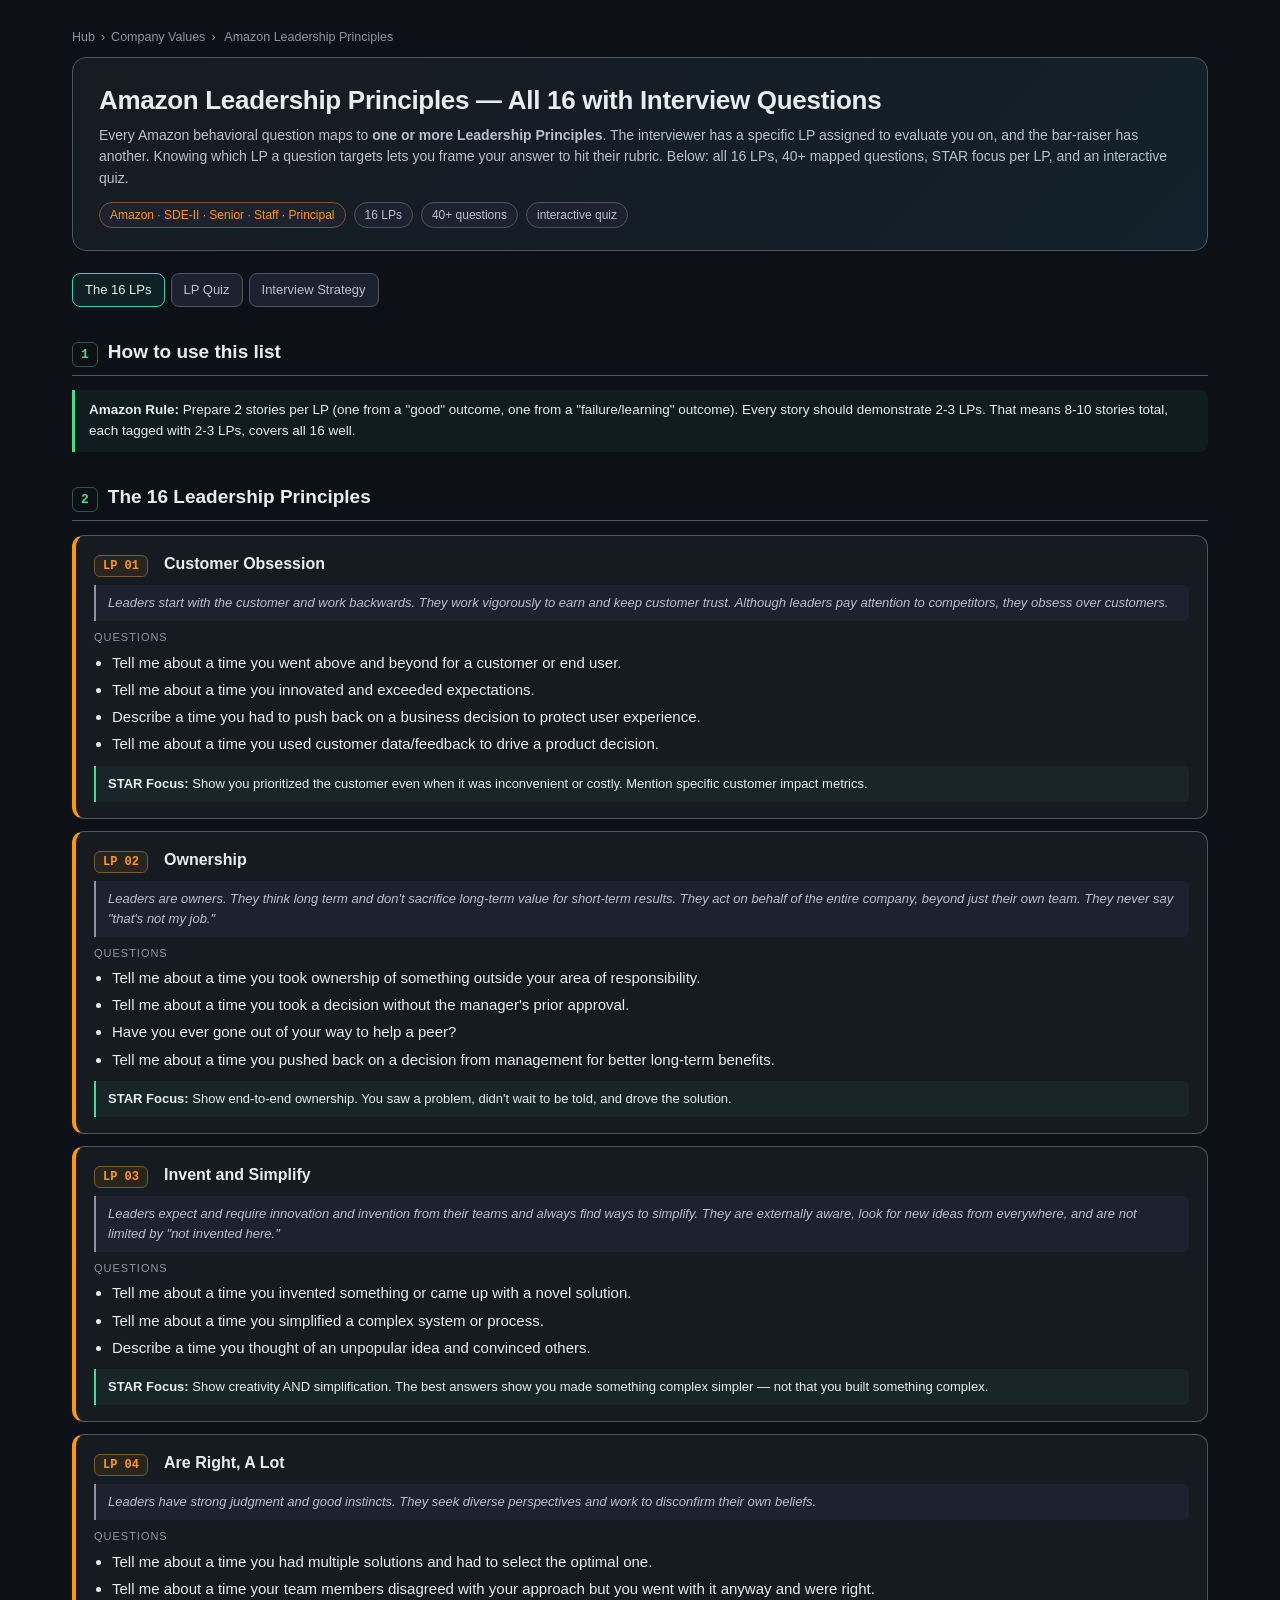
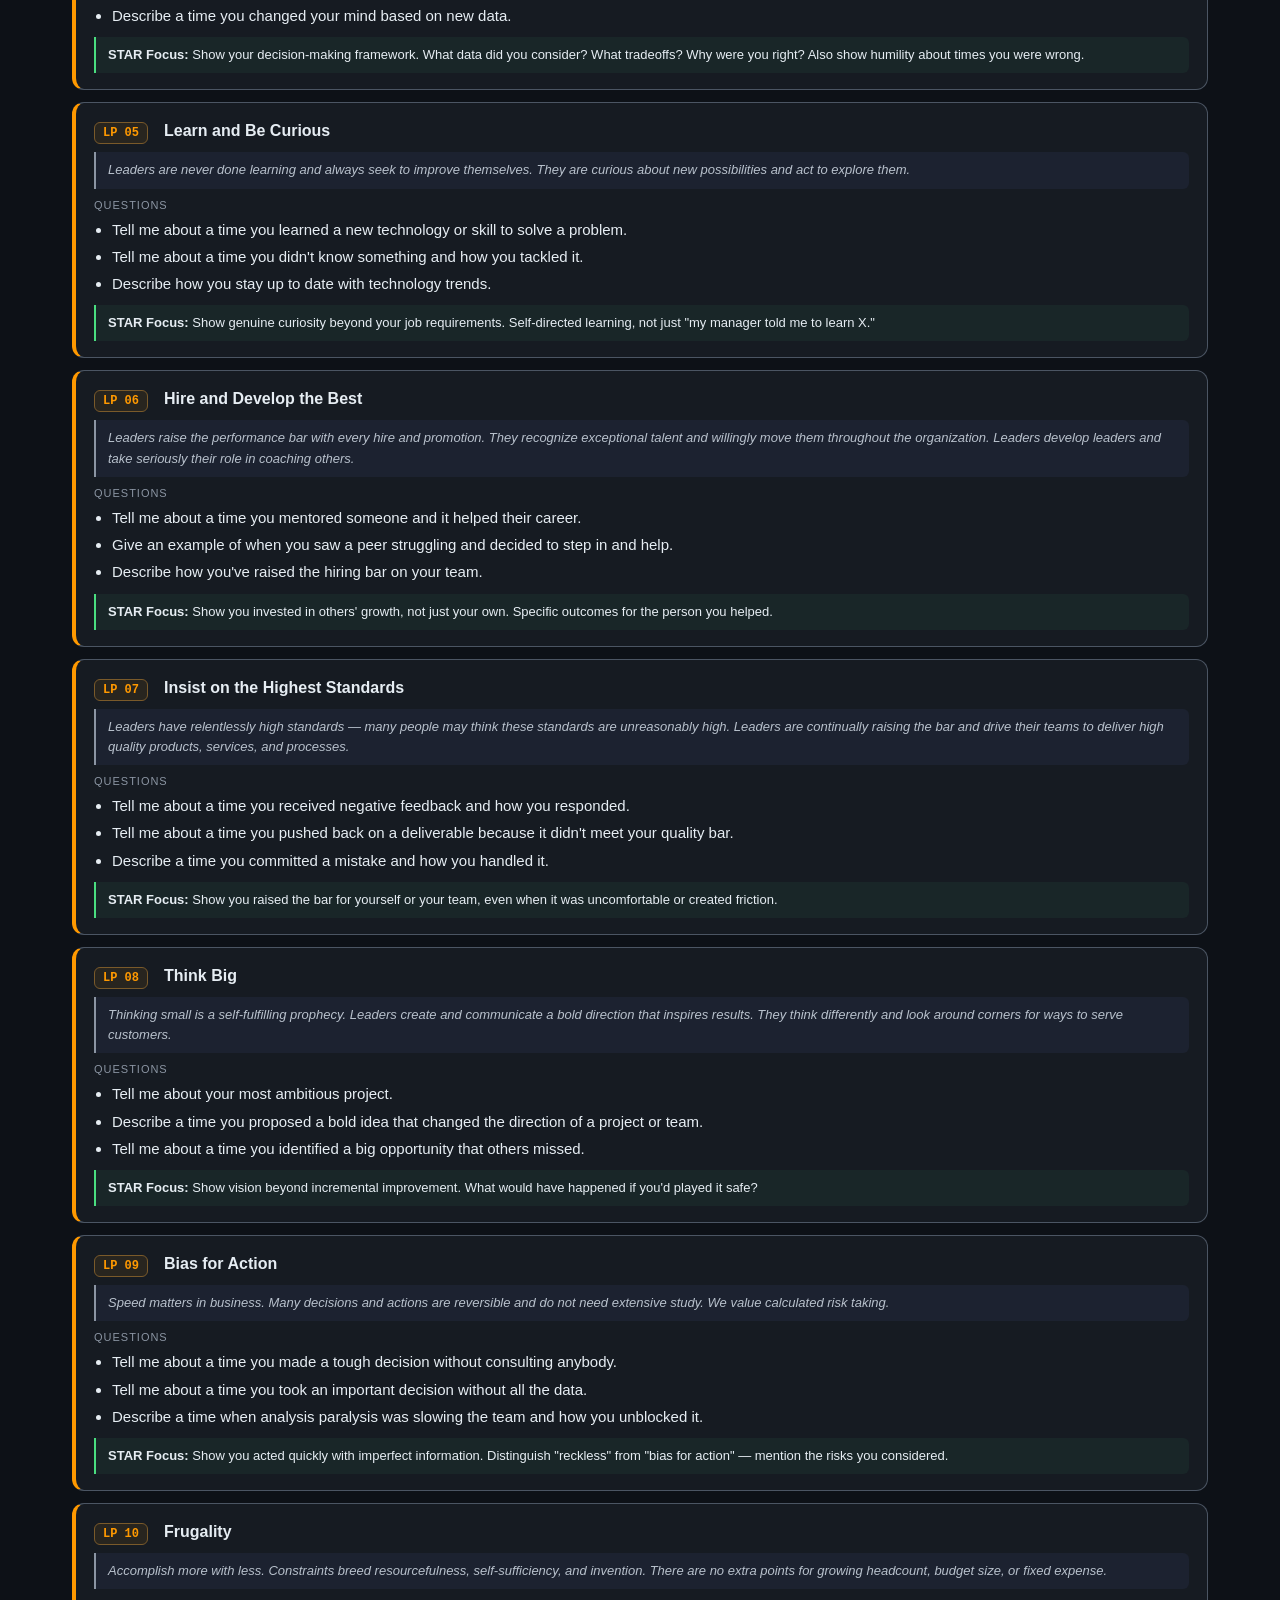
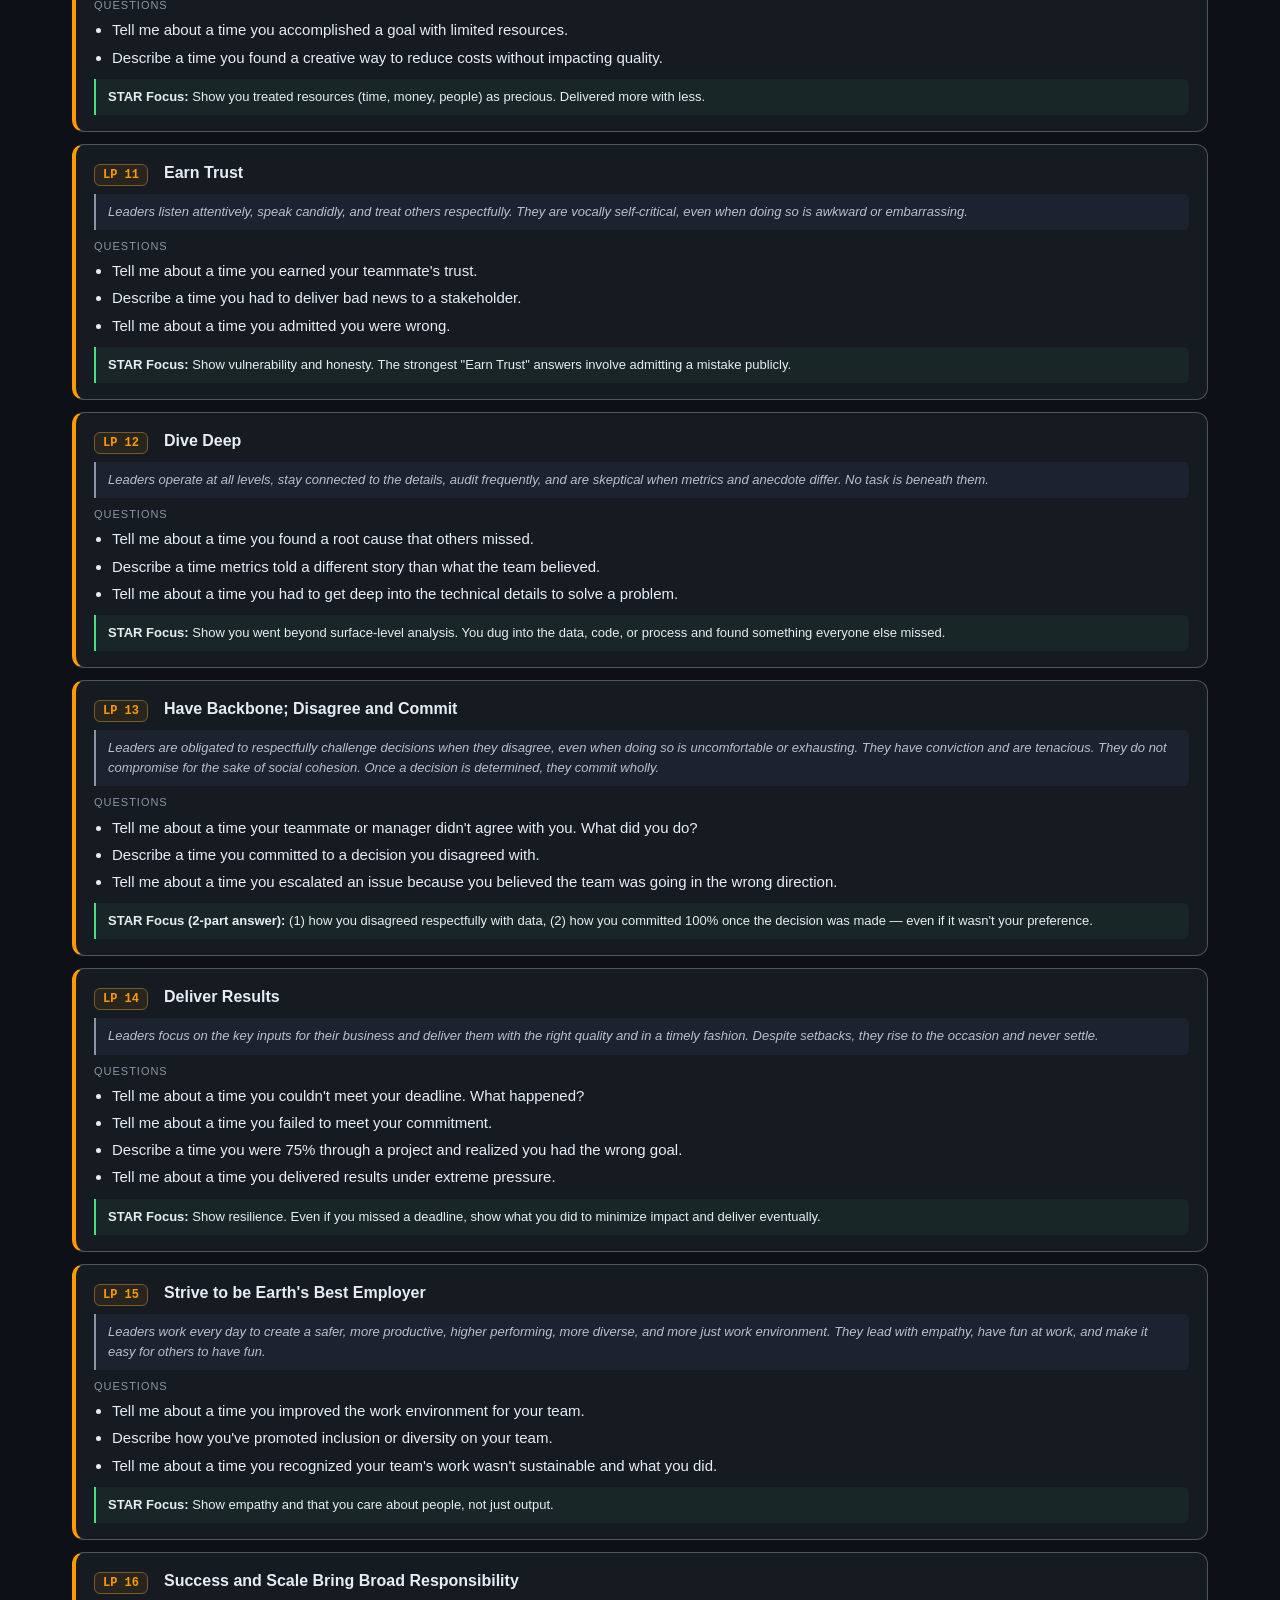
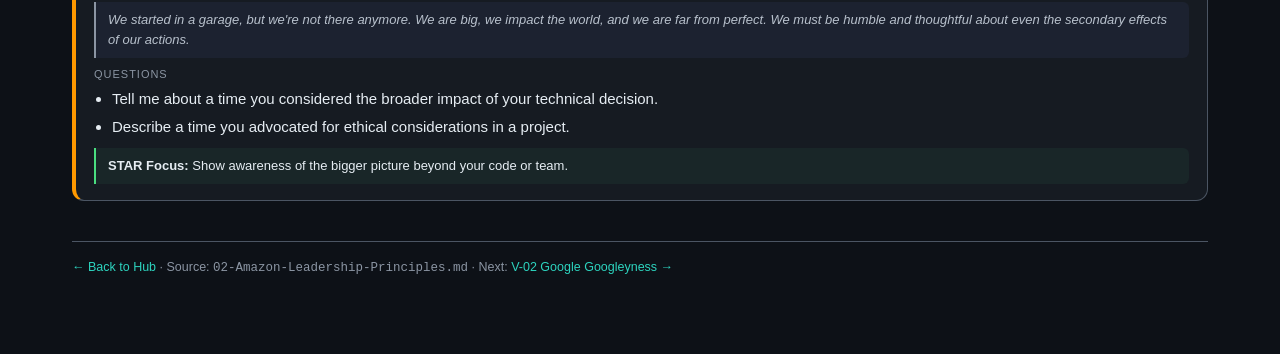
<file: canvas/values/amazon-lps.html>
<!DOCTYPE html>
<html lang="en">
<head>
<meta charset="UTF-8">
<meta name="viewport" content="width=device-width, initial-scale=1.0">
<title>V-01 · Amazon Leadership Principles — Behavioral Interview</title>
<link rel="stylesheet" href="../assets/canvas.css">
</head>
<body>
<div class="wrap">

  <div class="breadcrumb"><a href="../index.html">Hub</a><span class="sep">›</span><a href="../index.html">Company Values</a><span class="sep">›</span> Amazon Leadership Principles</div>

  <header class="hero">
    <h1>Amazon Leadership Principles — All 16 with Interview Questions</h1>
    <div class="sub">Every Amazon behavioral question maps to <b>one or more Leadership Principles</b>. The interviewer has a specific LP assigned to evaluate you on, and the bar-raiser has another. Knowing which LP a question targets lets you frame your answer to hit their rubric. Below: all 16 LPs, 40+ mapped questions, STAR focus per LP, and an interactive quiz.</div>
    <div class="badges">
      <span class="badge amazon">Amazon · SDE-II · Senior · Staff · Principal</span>
      <span class="badge">16 LPs</span>
      <span class="badge">40+ questions</span>
      <span class="badge">interactive quiz</span>
    </div>
  </header>

  <div data-tabscope>
    <div class="tabs">
      <div class="tab active" data-tab="lps">The 16 LPs</div>
      <div class="tab" data-tab="quiz">LP Quiz</div>
      <div class="tab" data-tab="strategy">Interview Strategy</div>
    </div>

    <!-- ============ TAB 1: THE 16 LPs ============ -->
    <div class="tabpanel active" data-panel="lps">

      <section>
        <div class="sec-h"><span class="n">1</span><h2>How to use this list</h2></div>
        <div class="callout tip"><b>Amazon Rule:</b> Prepare 2 stories per LP (one from a "good" outcome, one from a "failure/learning" outcome). Every story should demonstrate 2-3 LPs. That means 8-10 stories total, each tagged with 2-3 LPs, covers all 16 well.</div>
      </section>

      <section>
        <div class="sec-h"><span class="n">2</span><h2>The 16 Leadership Principles</h2></div>

        <div class="lp-card">
          <h3><span class="lp-num">LP 01</span>Customer Obsession</h3>
          <blockquote>Leaders start with the customer and work backwards. They work vigorously to earn and keep customer trust. Although leaders pay attention to competitors, they obsess over customers.</blockquote>
          <div class="lp-questions">
            <div class="kicker">Questions</div>
            <ul class="tight">
              <li>Tell me about a time you went above and beyond for a customer or end user.</li>
              <li>Tell me about a time you innovated and exceeded expectations.</li>
              <li>Describe a time you had to push back on a business decision to protect user experience.</li>
              <li>Tell me about a time you used customer data/feedback to drive a product decision.</li>
            </ul>
          </div>
          <div class="lp-focus"><b>STAR Focus:</b> Show you prioritized the customer even when it was inconvenient or costly. Mention specific customer impact metrics.</div>
        </div>

        <div class="lp-card">
          <h3><span class="lp-num">LP 02</span>Ownership</h3>
          <blockquote>Leaders are owners. They think long term and don't sacrifice long-term value for short-term results. They act on behalf of the entire company, beyond just their own team. They never say "that's not my job."</blockquote>
          <div class="lp-questions">
            <div class="kicker">Questions</div>
            <ul class="tight">
              <li>Tell me about a time you took ownership of something outside your area of responsibility.</li>
              <li>Tell me about a time you took a decision without the manager's prior approval.</li>
              <li>Have you ever gone out of your way to help a peer?</li>
              <li>Tell me about a time you pushed back on a decision from management for better long-term benefits.</li>
            </ul>
          </div>
          <div class="lp-focus"><b>STAR Focus:</b> Show end-to-end ownership. You saw a problem, didn't wait to be told, and drove the solution.</div>
        </div>

        <div class="lp-card">
          <h3><span class="lp-num">LP 03</span>Invent and Simplify</h3>
          <blockquote>Leaders expect and require innovation and invention from their teams and always find ways to simplify. They are externally aware, look for new ideas from everywhere, and are not limited by "not invented here."</blockquote>
          <div class="lp-questions">
            <div class="kicker">Questions</div>
            <ul class="tight">
              <li>Tell me about a time you invented something or came up with a novel solution.</li>
              <li>Tell me about a time you simplified a complex system or process.</li>
              <li>Describe a time you thought of an unpopular idea and convinced others.</li>
            </ul>
          </div>
          <div class="lp-focus"><b>STAR Focus:</b> Show creativity AND simplification. The best answers show you made something complex simpler — not that you built something complex.</div>
        </div>

        <div class="lp-card">
          <h3><span class="lp-num">LP 04</span>Are Right, A Lot</h3>
          <blockquote>Leaders have strong judgment and good instincts. They seek diverse perspectives and work to disconfirm their own beliefs.</blockquote>
          <div class="lp-questions">
            <div class="kicker">Questions</div>
            <ul class="tight">
              <li>Tell me about a time you had multiple solutions and had to select the optimal one.</li>
              <li>Tell me about a time your team members disagreed with your approach but you went with it anyway and were right.</li>
              <li>Describe a time you changed your mind based on new data.</li>
            </ul>
          </div>
          <div class="lp-focus"><b>STAR Focus:</b> Show your decision-making framework. What data did you consider? What tradeoffs? Why were you right? Also show humility about times you were wrong.</div>
        </div>

        <div class="lp-card">
          <h3><span class="lp-num">LP 05</span>Learn and Be Curious</h3>
          <blockquote>Leaders are never done learning and always seek to improve themselves. They are curious about new possibilities and act to explore them.</blockquote>
          <div class="lp-questions">
            <div class="kicker">Questions</div>
            <ul class="tight">
              <li>Tell me about a time you learned a new technology or skill to solve a problem.</li>
              <li>Tell me about a time you didn't know something and how you tackled it.</li>
              <li>Describe how you stay up to date with technology trends.</li>
            </ul>
          </div>
          <div class="lp-focus"><b>STAR Focus:</b> Show genuine curiosity beyond your job requirements. Self-directed learning, not just "my manager told me to learn X."</div>
        </div>

        <div class="lp-card">
          <h3><span class="lp-num">LP 06</span>Hire and Develop the Best</h3>
          <blockquote>Leaders raise the performance bar with every hire and promotion. They recognize exceptional talent and willingly move them throughout the organization. Leaders develop leaders and take seriously their role in coaching others.</blockquote>
          <div class="lp-questions">
            <div class="kicker">Questions</div>
            <ul class="tight">
              <li>Tell me about a time you mentored someone and it helped their career.</li>
              <li>Give an example of when you saw a peer struggling and decided to step in and help.</li>
              <li>Describe how you've raised the hiring bar on your team.</li>
            </ul>
          </div>
          <div class="lp-focus"><b>STAR Focus:</b> Show you invested in others' growth, not just your own. Specific outcomes for the person you helped.</div>
        </div>

        <div class="lp-card">
          <h3><span class="lp-num">LP 07</span>Insist on the Highest Standards</h3>
          <blockquote>Leaders have relentlessly high standards — many people may think these standards are unreasonably high. Leaders are continually raising the bar and drive their teams to deliver high quality products, services, and processes.</blockquote>
          <div class="lp-questions">
            <div class="kicker">Questions</div>
            <ul class="tight">
              <li>Tell me about a time you received negative feedback and how you responded.</li>
              <li>Tell me about a time you pushed back on a deliverable because it didn't meet your quality bar.</li>
              <li>Describe a time you committed a mistake and how you handled it.</li>
            </ul>
          </div>
          <div class="lp-focus"><b>STAR Focus:</b> Show you raised the bar for yourself or your team, even when it was uncomfortable or created friction.</div>
        </div>

        <div class="lp-card">
          <h3><span class="lp-num">LP 08</span>Think Big</h3>
          <blockquote>Thinking small is a self-fulfilling prophecy. Leaders create and communicate a bold direction that inspires results. They think differently and look around corners for ways to serve customers.</blockquote>
          <div class="lp-questions">
            <div class="kicker">Questions</div>
            <ul class="tight">
              <li>Tell me about your most ambitious project.</li>
              <li>Describe a time you proposed a bold idea that changed the direction of a project or team.</li>
              <li>Tell me about a time you identified a big opportunity that others missed.</li>
            </ul>
          </div>
          <div class="lp-focus"><b>STAR Focus:</b> Show vision beyond incremental improvement. What would have happened if you'd played it safe?</div>
        </div>

        <div class="lp-card">
          <h3><span class="lp-num">LP 09</span>Bias for Action</h3>
          <blockquote>Speed matters in business. Many decisions and actions are reversible and do not need extensive study. We value calculated risk taking.</blockquote>
          <div class="lp-questions">
            <div class="kicker">Questions</div>
            <ul class="tight">
              <li>Tell me about a time you made a tough decision without consulting anybody.</li>
              <li>Tell me about a time you took an important decision without all the data.</li>
              <li>Describe a time when analysis paralysis was slowing the team and how you unblocked it.</li>
            </ul>
          </div>
          <div class="lp-focus"><b>STAR Focus:</b> Show you acted quickly with imperfect information. Distinguish "reckless" from "bias for action" — mention the risks you considered.</div>
        </div>

        <div class="lp-card">
          <h3><span class="lp-num">LP 10</span>Frugality</h3>
          <blockquote>Accomplish more with less. Constraints breed resourcefulness, self-sufficiency, and invention. There are no extra points for growing headcount, budget size, or fixed expense.</blockquote>
          <div class="lp-questions">
            <div class="kicker">Questions</div>
            <ul class="tight">
              <li>Tell me about a time you accomplished a goal with limited resources.</li>
              <li>Describe a time you found a creative way to reduce costs without impacting quality.</li>
            </ul>
          </div>
          <div class="lp-focus"><b>STAR Focus:</b> Show you treated resources (time, money, people) as precious. Delivered more with less.</div>
        </div>

        <div class="lp-card">
          <h3><span class="lp-num">LP 11</span>Earn Trust</h3>
          <blockquote>Leaders listen attentively, speak candidly, and treat others respectfully. They are vocally self-critical, even when doing so is awkward or embarrassing.</blockquote>
          <div class="lp-questions">
            <div class="kicker">Questions</div>
            <ul class="tight">
              <li>Tell me about a time you earned your teammate's trust.</li>
              <li>Describe a time you had to deliver bad news to a stakeholder.</li>
              <li>Tell me about a time you admitted you were wrong.</li>
            </ul>
          </div>
          <div class="lp-focus"><b>STAR Focus:</b> Show vulnerability and honesty. The strongest "Earn Trust" answers involve admitting a mistake publicly.</div>
        </div>

        <div class="lp-card">
          <h3><span class="lp-num">LP 12</span>Dive Deep</h3>
          <blockquote>Leaders operate at all levels, stay connected to the details, audit frequently, and are skeptical when metrics and anecdote differ. No task is beneath them.</blockquote>
          <div class="lp-questions">
            <div class="kicker">Questions</div>
            <ul class="tight">
              <li>Tell me about a time you found a root cause that others missed.</li>
              <li>Describe a time metrics told a different story than what the team believed.</li>
              <li>Tell me about a time you had to get deep into the technical details to solve a problem.</li>
            </ul>
          </div>
          <div class="lp-focus"><b>STAR Focus:</b> Show you went beyond surface-level analysis. You dug into the data, code, or process and found something everyone else missed.</div>
        </div>

        <div class="lp-card">
          <h3><span class="lp-num">LP 13</span>Have Backbone; Disagree and Commit</h3>
          <blockquote>Leaders are obligated to respectfully challenge decisions when they disagree, even when doing so is uncomfortable or exhausting. They have conviction and are tenacious. They do not compromise for the sake of social cohesion. Once a decision is determined, they commit wholly.</blockquote>
          <div class="lp-questions">
            <div class="kicker">Questions</div>
            <ul class="tight">
              <li>Tell me about a time your teammate or manager didn't agree with you. What did you do?</li>
              <li>Describe a time you committed to a decision you disagreed with.</li>
              <li>Tell me about a time you escalated an issue because you believed the team was going in the wrong direction.</li>
            </ul>
          </div>
          <div class="lp-focus"><b>STAR Focus (2-part answer):</b> (1) how you disagreed respectfully with data, (2) how you committed 100% once the decision was made — even if it wasn't your preference.</div>
        </div>

        <div class="lp-card">
          <h3><span class="lp-num">LP 14</span>Deliver Results</h3>
          <blockquote>Leaders focus on the key inputs for their business and deliver them with the right quality and in a timely fashion. Despite setbacks, they rise to the occasion and never settle.</blockquote>
          <div class="lp-questions">
            <div class="kicker">Questions</div>
            <ul class="tight">
              <li>Tell me about a time you couldn't meet your deadline. What happened?</li>
              <li>Tell me about a time you failed to meet your commitment.</li>
              <li>Describe a time you were 75% through a project and realized you had the wrong goal.</li>
              <li>Tell me about a time you delivered results under extreme pressure.</li>
            </ul>
          </div>
          <div class="lp-focus"><b>STAR Focus:</b> Show resilience. Even if you missed a deadline, show what you did to minimize impact and deliver eventually.</div>
        </div>

        <div class="lp-card">
          <h3><span class="lp-num">LP 15</span>Strive to be Earth's Best Employer</h3>
          <blockquote>Leaders work every day to create a safer, more productive, higher performing, more diverse, and more just work environment. They lead with empathy, have fun at work, and make it easy for others to have fun.</blockquote>
          <div class="lp-questions">
            <div class="kicker">Questions</div>
            <ul class="tight">
              <li>Tell me about a time you improved the work environment for your team.</li>
              <li>Describe how you've promoted inclusion or diversity on your team.</li>
              <li>Tell me about a time you recognized your team's work wasn't sustainable and what you did.</li>
            </ul>
          </div>
          <div class="lp-focus"><b>STAR Focus:</b> Show empathy and that you care about people, not just output.</div>
        </div>

        <div class="lp-card">
          <h3><span class="lp-num">LP 16</span>Success and Scale Bring Broad Responsibility</h3>
          <blockquote>We started in a garage, but we're not there anymore. We are big, we impact the world, and we are far from perfect. We must be humble and thoughtful about even the secondary effects of our actions.</blockquote>
          <div class="lp-questions">
            <div class="kicker">Questions</div>
            <ul class="tight">
              <li>Tell me about a time you considered the broader impact of your technical decision.</li>
              <li>Describe a time you advocated for ethical considerations in a project.</li>
            </ul>
          </div>
          <div class="lp-focus"><b>STAR Focus:</b> Show awareness of the bigger picture beyond your code or team.</div>
        </div>
      </section>
    </div>

    <!-- ============ TAB 2: LP QUIZ ============ -->
    <div class="tabpanel" data-panel="quiz">

      <section>
        <div class="sec-h"><span class="n">1</span><h2>Identify the Leadership Principle</h2><span class="tag">interactive · 16-question deck</span></div>
        <p class="muted">The Amazon bar-raiser knows exactly which LP each question targets. If you can identify the primary LP quickly, you can frame your story to hit that rubric. Practice with the quiz below.</p>

        <div id="lp-quiz" class="sim">
          <div style="margin-bottom:14px">
            <div class="kicker">Interview question</div>
            <div id="lpq-question" style="font-size:15px;padding:12px 14px;background:var(--panel-2);border:1px solid var(--border);border-radius:10px;margin-top:4px;line-height:1.5"></div>
          </div>

          <div class="kicker">Which is the <b>primary</b> Leadership Principle?</div>
          <div id="lpq-options" style="margin:8px 0 12px"></div>

          <div id="lpq-feedback"></div>

          <div style="display:flex;justify-content:space-between;align-items:center;gap:8px;flex-wrap:wrap;margin-top:8px">
            <div id="lpq-score" style="font-size:13px;color:var(--muted)"><b>Score:</b> 0 / 0</div>
            <div style="display:flex;gap:6px">
              <button class="btn primary" id="lpq-next" style="display:none">Next question →</button>
              <button class="btn" id="lpq-reset">Reset</button>
            </div>
          </div>
        </div>
      </section>

      <section>
        <div class="sec-h"><span class="n">2</span><h2>How to Frame an Answer for a Specific LP</h2></div>
        <div class="grid g2">
          <div class="card">
            <h3>Step 1: Identify the primary LP</h3>
            <p class="muted">The exact phrasing gives it away.</p>
            <ul class="tight">
              <li>"Above and beyond for a customer" &rarr; <span class="pill">Customer Obsession</span></li>
              <li>"Without being asked" &rarr; <span class="pill">Ownership</span></li>
              <li>"Simplified a complex" &rarr; <span class="pill">Invent and Simplify</span></li>
              <li>"Without the manager's approval" &rarr; <span class="pill">Bias for Action</span></li>
              <li>"Admitted you were wrong" &rarr; <span class="pill">Earn Trust</span></li>
              <li>"Root cause others missed" &rarr; <span class="pill">Dive Deep</span></li>
              <li>"Disagreed with your manager" &rarr; <span class="pill">Have Backbone</span></li>
              <li>"Couldn't meet your deadline" &rarr; <span class="pill">Deliver Results</span></li>
            </ul>
          </div>
          <div class="card">
            <h3>Step 2: Lead with the LP behavior in your Action</h3>
            <p>The interviewer's rubric has specific words for each LP. Use those words.</p>
            <div class="example good">
              <div class="label">Customer Obsession — good</div>
              <p><em>"I started by <b>listening to 5 users directly</b> to understand their workflow. The data showed that <b>customers were spending 40% of their time on a workaround</b> for a bug we hadn't prioritized..."</em></p>
              <p class="muted" style="font-size:12px">Notice: "customers", "listen", "user data" — the vocabulary of Customer Obsession.</p>
            </div>
            <div class="example bad">
              <div class="label">Customer Obsession — misses the LP</div>
              <p><em>"I refactored the service to be more efficient, which improved response times..."</em></p>
              <p class="muted" style="font-size:12px">Purely technical. No customer voice. Won't score.</p>
            </div>
          </div>
        </div>
      </section>
    </div>

    <!-- ============ TAB 3: INTERVIEW STRATEGY ============ -->
    <div class="tabpanel" data-panel="strategy">

      <section>
        <div class="sec-h"><span class="n">1</span><h2>The Bar-Raiser</h2></div>
        <div class="card">
          <p>In every Amazon loop, one interviewer is designated the <b>Bar-Raiser</b>. They:</p>
          <ul class="tight">
            <li>Are trained cross-org (not from the hiring team)</li>
            <li>Have effective veto power on your hire</li>
            <li>Focus on LPs you're weak on, not strong on</li>
            <li>Ask deep follow-ups: "Why did you make that decision?" "What would you do differently?"</li>
          </ul>
          <div class="callout tip" style="margin-top:8px"><b>Preparation strategy:</b> For every story, prepare 3 follow-ups: (1) "Why did you do X instead of Y?", (2) "What did you learn?", (3) "What would you do differently?"</div>
        </div>
      </section>

      <section>
        <div class="sec-h"><span class="n">2</span><h2>LP Distribution Across a 5-Round Loop</h2></div>
        <table>
          <thead><tr><th>Round</th><th>Typical LPs Evaluated</th></tr></thead>
          <tbody>
            <tr><td>Hiring Manager</td><td>Ownership, Deliver Results, Earn Trust</td></tr>
            <tr><td>Bar Raiser</td><td>Any — often the LPs you're weakest on</td></tr>
            <tr><td>Peer 1 (technical)</td><td>Dive Deep, Are Right A Lot, Invent and Simplify</td></tr>
            <tr><td>Peer 2 (collaboration)</td><td>Earn Trust, Have Backbone, Hire and Develop</td></tr>
            <tr><td>Senior Leader (L7+ hires)</td><td>Think Big, Customer Obsession, Success and Scale</td></tr>
          </tbody>
        </table>
        <div class="callout info" style="margin-top:8px"><b>Reality:</b> An interviewer typically evaluates you on <b>2-3 LPs in 45-60 minutes</b>. That's 2-3 stories per round. Across 5 rounds, plan for <b>10-15 stories</b> total — but you'll reuse them.</div>
      </section>

      <section>
        <div class="sec-h"><span class="n">3</span><h2>Level Expectations</h2></div>
        <table>
          <thead><tr><th>Level</th><th>Ownership Scope</th><th>Think Big Scope</th></tr></thead>
          <tbody>
            <tr><td>SDE-II (L5)</td><td>Feature-level</td><td>Team roadmap contribution</td></tr>
            <tr><td>Senior SDE (L6)</td><td>Multi-team project</td><td>Team direction</td></tr>
            <tr><td>Principal SDE (L7)</td><td>Org-wide platform</td><td>Multi-org strategy</td></tr>
            <tr><td>Sr. Principal (L8)</td><td>Company-wide</td><td>Industry-level</td></tr>
          </tbody>
        </table>
        <p class="muted" style="margin-top:8px">See <a href="../prep/level-calibration.html">P-01 Level Calibration</a> for detailed story calibration by level.</p>
      </section>
    </div>
  </div>

  <footer>
    <a href="../index.html">← Back to Hub</a> &middot; Source: <code>02-Amazon-Leadership-Principles.md</code> &middot; Next: <a href="google-googleyness.html">V-02 Google Googleyness →</a>
  </footer>

</div>
<script src="../assets/canvas.js"></script>
</body>
</html>
</file>
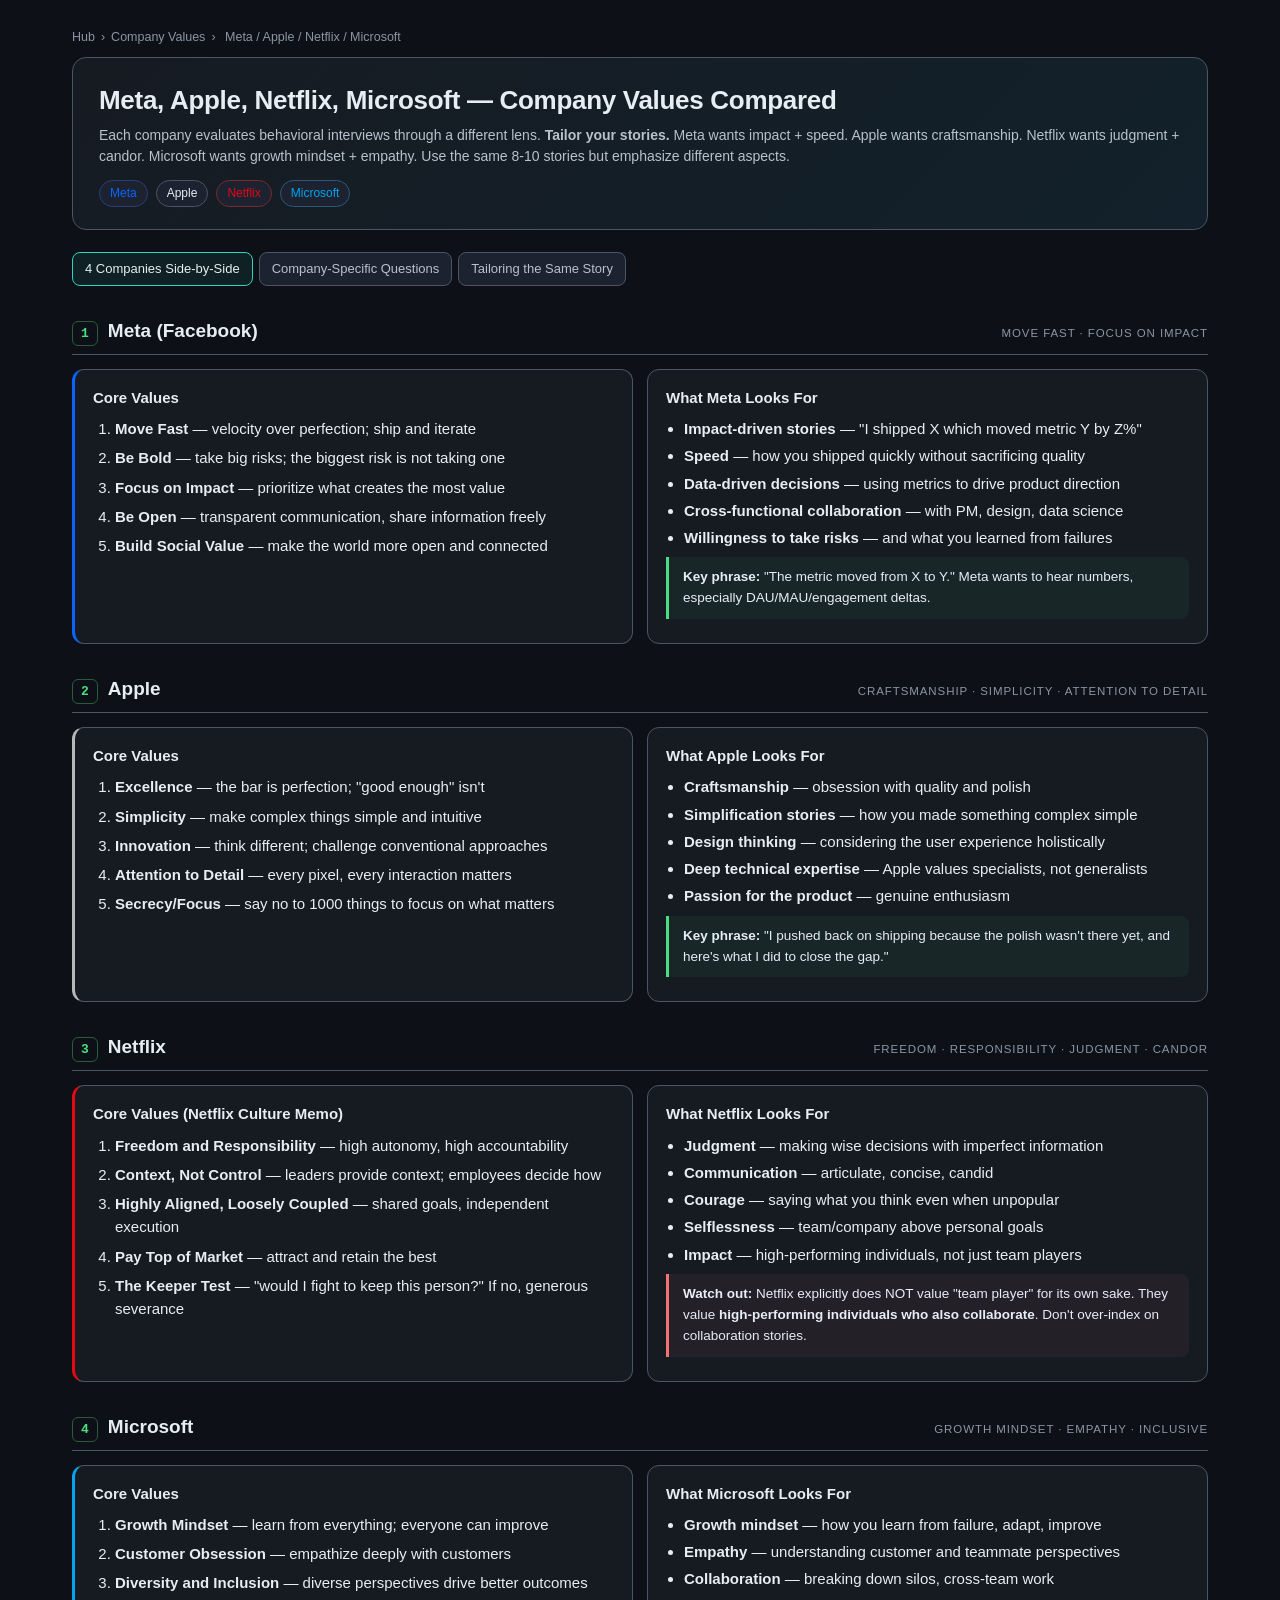
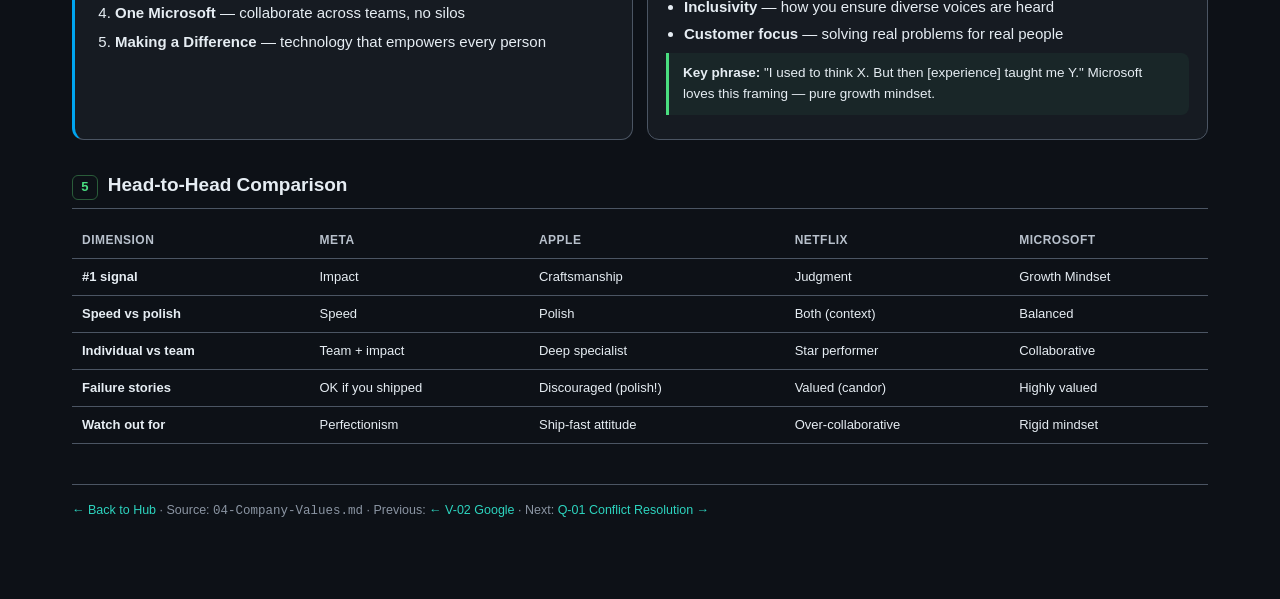
<file: canvas/values/company-values.html>
<!DOCTYPE html>
<html lang="en">
<head>
<meta charset="UTF-8">
<meta name="viewport" content="width=device-width, initial-scale=1.0">
<title>V-03 · Meta / Apple / Netflix / Microsoft — Behavioral Interview</title>
<link rel="stylesheet" href="../assets/canvas.css">
</head>
<body>
<div class="wrap">

  <div class="breadcrumb"><a href="../index.html">Hub</a><span class="sep">›</span><a href="../index.html">Company Values</a><span class="sep">›</span> Meta / Apple / Netflix / Microsoft</div>

  <header class="hero">
    <h1>Meta, Apple, Netflix, Microsoft — Company Values Compared</h1>
    <div class="sub">Each company evaluates behavioral interviews through a different lens. <b>Tailor your stories.</b> Meta wants impact + speed. Apple wants craftsmanship. Netflix wants judgment + candor. Microsoft wants growth mindset + empathy. Use the same 8-10 stories but emphasize different aspects.</div>
    <div class="badges">
      <span class="badge meta">Meta</span>
      <span class="badge apple">Apple</span>
      <span class="badge netflix">Netflix</span>
      <span class="badge microsoft">Microsoft</span>
    </div>
  </header>

  <div data-tabscope>
    <div class="tabs">
      <div class="tab active" data-tab="companies">4 Companies Side-by-Side</div>
      <div class="tab" data-tab="questions">Company-Specific Questions</div>
      <div class="tab" data-tab="tips">Tailoring the Same Story</div>
    </div>

    <!-- ============ TAB 1: 4 COMPANIES ============ -->
    <div class="tabpanel active" data-panel="companies">

      <!-- META -->
      <section>
        <div class="sec-h"><span class="n">1</span><h2>Meta (Facebook)</h2><span class="tag">move fast · focus on impact</span></div>
        <div class="grid g2">
          <div class="card" style="border-left:3px solid #0866ff">
            <h3>Core Values</h3>
            <ol class="tight">
              <li><b>Move Fast</b> — velocity over perfection; ship and iterate</li>
              <li><b>Be Bold</b> — take big risks; the biggest risk is not taking one</li>
              <li><b>Focus on Impact</b> — prioritize what creates the most value</li>
              <li><b>Be Open</b> — transparent communication, share information freely</li>
              <li><b>Build Social Value</b> — make the world more open and connected</li>
            </ol>
          </div>
          <div class="card">
            <h3>What Meta Looks For</h3>
            <ul class="tight">
              <li><b>Impact-driven stories</b> — "I shipped X which moved metric Y by Z%"</li>
              <li><b>Speed</b> — how you shipped quickly without sacrificing quality</li>
              <li><b>Data-driven decisions</b> — using metrics to drive product direction</li>
              <li><b>Cross-functional collaboration</b> — with PM, design, data science</li>
              <li><b>Willingness to take risks</b> — and what you learned from failures</li>
            </ul>
            <div class="callout tip" style="margin-top:8px"><b>Key phrase:</b> "The metric moved from X to Y." Meta wants to hear numbers, especially DAU/MAU/engagement deltas.</div>
          </div>
        </div>
      </section>

      <!-- APPLE -->
      <section>
        <div class="sec-h"><span class="n">2</span><h2>Apple</h2><span class="tag">craftsmanship · simplicity · attention to detail</span></div>
        <div class="grid g2">
          <div class="card" style="border-left:3px solid #b8b8b8">
            <h3>Core Values</h3>
            <ol class="tight">
              <li><b>Excellence</b> — the bar is perfection; "good enough" isn't</li>
              <li><b>Simplicity</b> — make complex things simple and intuitive</li>
              <li><b>Innovation</b> — think different; challenge conventional approaches</li>
              <li><b>Attention to Detail</b> — every pixel, every interaction matters</li>
              <li><b>Secrecy/Focus</b> — say no to 1000 things to focus on what matters</li>
            </ol>
          </div>
          <div class="card">
            <h3>What Apple Looks For</h3>
            <ul class="tight">
              <li><b>Craftsmanship</b> — obsession with quality and polish</li>
              <li><b>Simplification stories</b> — how you made something complex simple</li>
              <li><b>Design thinking</b> — considering the user experience holistically</li>
              <li><b>Deep technical expertise</b> — Apple values specialists, not generalists</li>
              <li><b>Passion for the product</b> — genuine enthusiasm</li>
            </ul>
            <div class="callout tip" style="margin-top:8px"><b>Key phrase:</b> "I pushed back on shipping because the polish wasn't there yet, and here's what I did to close the gap."</div>
          </div>
        </div>
      </section>

      <!-- NETFLIX -->
      <section>
        <div class="sec-h"><span class="n">3</span><h2>Netflix</h2><span class="tag">freedom · responsibility · judgment · candor</span></div>
        <div class="grid g2">
          <div class="card" style="border-left:3px solid #e50914">
            <h3>Core Values (Netflix Culture Memo)</h3>
            <ol class="tight">
              <li><b>Freedom and Responsibility</b> — high autonomy, high accountability</li>
              <li><b>Context, Not Control</b> — leaders provide context; employees decide how</li>
              <li><b>Highly Aligned, Loosely Coupled</b> — shared goals, independent execution</li>
              <li><b>Pay Top of Market</b> — attract and retain the best</li>
              <li><b>The Keeper Test</b> — "would I fight to keep this person?" If no, generous severance</li>
            </ol>
          </div>
          <div class="card">
            <h3>What Netflix Looks For</h3>
            <ul class="tight">
              <li><b>Judgment</b> — making wise decisions with imperfect information</li>
              <li><b>Communication</b> — articulate, concise, candid</li>
              <li><b>Courage</b> — saying what you think even when unpopular</li>
              <li><b>Selflessness</b> — team/company above personal goals</li>
              <li><b>Impact</b> — high-performing individuals, not just team players</li>
            </ul>
            <div class="callout warn" style="margin-top:8px"><b>Watch out:</b> Netflix explicitly does NOT value "team player" for its own sake. They value <b>high-performing individuals who also collaborate</b>. Don't over-index on collaboration stories.</div>
          </div>
        </div>
      </section>

      <!-- MICROSOFT -->
      <section>
        <div class="sec-h"><span class="n">4</span><h2>Microsoft</h2><span class="tag">growth mindset · empathy · inclusive</span></div>
        <div class="grid g2">
          <div class="card" style="border-left:3px solid #00a4ef">
            <h3>Core Values</h3>
            <ol class="tight">
              <li><b>Growth Mindset</b> — learn from everything; everyone can improve</li>
              <li><b>Customer Obsession</b> — empathize deeply with customers</li>
              <li><b>Diversity and Inclusion</b> — diverse perspectives drive better outcomes</li>
              <li><b>One Microsoft</b> — collaborate across teams, no silos</li>
              <li><b>Making a Difference</b> — technology that empowers every person</li>
            </ol>
          </div>
          <div class="card">
            <h3>What Microsoft Looks For</h3>
            <ul class="tight">
              <li><b>Growth mindset</b> — how you learn from failure, adapt, improve</li>
              <li><b>Empathy</b> — understanding customer and teammate perspectives</li>
              <li><b>Collaboration</b> — breaking down silos, cross-team work</li>
              <li><b>Inclusivity</b> — how you ensure diverse voices are heard</li>
              <li><b>Customer focus</b> — solving real problems for real people</li>
            </ul>
            <div class="callout tip" style="margin-top:8px"><b>Key phrase:</b> "I used to think X. But then [experience] taught me Y." Microsoft loves this framing — pure growth mindset.</div>
          </div>
        </div>
      </section>

      <section>
        <div class="sec-h"><span class="n">5</span><h2>Head-to-Head Comparison</h2></div>
        <table>
          <thead><tr><th>Dimension</th><th>Meta</th><th>Apple</th><th>Netflix</th><th>Microsoft</th></tr></thead>
          <tbody>
            <tr><td><b>#1 signal</b></td><td>Impact</td><td>Craftsmanship</td><td>Judgment</td><td>Growth Mindset</td></tr>
            <tr><td><b>Speed vs polish</b></td><td>Speed</td><td>Polish</td><td>Both (context)</td><td>Balanced</td></tr>
            <tr><td><b>Individual vs team</b></td><td>Team + impact</td><td>Deep specialist</td><td>Star performer</td><td>Collaborative</td></tr>
            <tr><td><b>Failure stories</b></td><td>OK if you shipped</td><td>Discouraged (polish!)</td><td>Valued (candor)</td><td>Highly valued</td></tr>
            <tr><td><b>Watch out for</b></td><td>Perfectionism</td><td>Ship-fast attitude</td><td>Over-collaborative</td><td>Rigid mindset</td></tr>
          </tbody>
        </table>
      </section>
    </div>

    <!-- ============ TAB 2: COMPANY-SPECIFIC QUESTIONS ============ -->
    <div class="tabpanel" data-panel="questions">

      <section>
        <div class="sec-h"><span class="n">1</span><h2>Meta Questions</h2></div>
        <div class="q-card"><div class="q-txt">What's the most impactful project you've worked on? How do you measure impact?</div><div class="q-tags"><span class="pill">Focus on Impact</span></div></div>
        <div class="q-card"><div class="q-txt">Tell me about a time you had to move fast and make tradeoffs.</div><div class="q-tags"><span class="pill">Move Fast</span></div></div>
        <div class="q-card"><div class="q-txt">Describe a time you disagreed with a product decision and what you did.</div><div class="q-tags"><span class="pill">Be Bold</span><span class="pill">Be Open</span></div></div>
        <div class="q-card"><div class="q-txt">Tell me about a time you shipped something that didn't work. What did you learn?</div><div class="q-tags"><span class="pill">Move Fast</span><span class="pill">Be Bold</span></div></div>
        <div class="q-card"><div class="q-txt">Describe a time you used A/B test results to change your mind.</div><div class="q-tags"><span class="pill">Focus on Impact</span></div></div>
      </section>

      <section>
        <div class="sec-h"><span class="n">2</span><h2>Apple Questions</h2></div>
        <div class="q-card"><div class="q-txt">Tell me about a product you worked on that you're really proud of. What made it great?</div><div class="q-tags"><span class="pill">Excellence</span></div></div>
        <div class="q-card"><div class="q-txt">Describe a time you simplified something complex.</div><div class="q-tags"><span class="pill">Simplicity</span></div></div>
        <div class="q-card"><div class="q-txt">Tell me about a time you pushed for quality when the team wanted to ship.</div><div class="q-tags"><span class="pill">Excellence</span><span class="pill">Attention to Detail</span></div></div>
        <div class="q-card"><div class="q-txt">Describe a time you went deep into a technical detail that everyone else considered "good enough."</div><div class="q-tags"><span class="pill">Attention to Detail</span></div></div>
      </section>

      <section>
        <div class="sec-h"><span class="n">3</span><h2>Netflix Questions</h2></div>
        <div class="q-card"><div class="q-txt">Tell me about a decision you made that was unpopular. How did you handle it?</div><div class="q-tags"><span class="pill">Judgment</span><span class="pill">Courage</span></div></div>
        <div class="q-card"><div class="q-txt">Describe a time you took a risk and it didn't work out.</div><div class="q-tags"><span class="pill">Freedom &amp; Responsibility</span></div></div>
        <div class="q-card"><div class="q-txt">Tell me about a time you gave direct, candid feedback to a peer.</div><div class="q-tags"><span class="pill">Candor</span></div></div>
        <div class="q-card"><div class="q-txt">Describe a time you made a big decision with limited context. How did you decide?</div><div class="q-tags"><span class="pill">Judgment</span></div></div>
      </section>

      <section>
        <div class="sec-h"><span class="n">4</span><h2>Microsoft Questions</h2></div>
        <div class="q-card"><div class="q-txt">Tell me about a time you demonstrated a growth mindset.</div><div class="q-tags"><span class="pill">Growth Mindset</span></div></div>
        <div class="q-card"><div class="q-txt">Describe a time you had to learn something completely new quickly.</div><div class="q-tags"><span class="pill">Growth Mindset</span></div></div>
        <div class="q-card"><div class="q-txt">Tell me about a time you ensured your team was inclusive of different perspectives.</div><div class="q-tags"><span class="pill">Diversity &amp; Inclusion</span></div></div>
        <div class="q-card"><div class="q-txt">Describe a time you empathized with a customer and it changed your approach.</div><div class="q-tags"><span class="pill">Customer Obsession</span><span class="pill">Empathy</span></div></div>
      </section>
    </div>

    <!-- ============ TAB 3: TAILORING SAME STORY ============ -->
    <div class="tabpanel" data-panel="tips">

      <section>
        <div class="sec-h"><span class="n">1</span><h2>Same Story, 4 Different Emphases</h2></div>
        <p class="muted">Here's a real example: you led a search infrastructure migration. Same story, 4 different framings depending on which company is interviewing you.</p>

        <div class="card">
          <h3><span class="badge meta">Meta framing</span> — lead with impact</h3>
          <div class="example good">
            <div class="label">Emphasis</div>
            <p><em>"I led the search infrastructure migration that <b>reduced query latency by 47%</b>, which in A/B tests moved <b>search CTR up 3.2 percentage points</b>. On our traffic, that's roughly <b>$4M annualized revenue</b>. I shipped it in 6 weeks — I shortcut the design phase by writing a lightweight proposal and running it past 2 senior engineers instead of full architecture review, which would have added 3 weeks."</em></p>
          </div>
        </div>

        <div class="card" style="margin-top:12px">
          <h3><span class="badge apple">Apple framing</span> — lead with craftsmanship</h3>
          <div class="example good">
            <div class="label">Emphasis</div>
            <p><em>"I led a search infrastructure migration. Two weeks in, I discovered that 4% of queries returned <b>subtly wrong result orderings</b> — the kind of thing that wouldn't show up in unit tests but that our users would feel. Everyone was ready to accept it as an edge case. I built a <b>shadow-traffic harness that replayed production queries against both clusters</b> so we could visually diff every result set. I refused to cut over until we fixed the last of the ranking regressions."</em></p>
          </div>
        </div>

        <div class="card" style="margin-top:12px">
          <h3><span class="badge netflix">Netflix framing</span> — lead with judgment</h3>
          <div class="example good">
            <div class="label">Emphasis</div>
            <p><em>"On the search migration, one PM pushed to skip the compatibility layer to hit the deadline. I had shadow-traffic data showing a projected <b>12% CTR drop on the affected surface</b>. I told him directly: 'I disagree with skipping it. Here's the data. If leadership overrides me, I'll commit fully — but the numbers are the numbers.' We kept the layer. He respected it, and we still hit the date."</em></p>
          </div>
        </div>

        <div class="card" style="margin-top:12px">
          <h3><span class="badge microsoft">Microsoft framing</span> — lead with growth mindset</h3>
          <div class="example good">
            <div class="label">Emphasis</div>
            <p><em>"I led the search migration. Going in, I <b>underestimated the BM25 scoring differences</b> — I thought they'd be negligible. When shadow traffic showed 4% of queries returning different orderings, I had to redesign the plan. I <b>partnered with an SRE who'd done a similar Elasticsearch migration at their previous company</b>. She taught me the compatibility-layer pattern I now use for every ranking change. I've since coached two junior engineers through similar migrations."</em></p>
          </div>
        </div>
      </section>

      <section>
        <div class="sec-h"><span class="n">2</span><h2>What to Emphasize Where</h2></div>
        <table>
          <thead><tr><th>Story element</th><th>Meta</th><th>Apple</th><th>Netflix</th><th>Microsoft</th></tr></thead>
          <tbody>
            <tr><td>Metrics</td><td class="ok">Business KPI</td><td>Quality metric</td><td class="ok">Impact + judgment</td><td>Learning outcome</td></tr>
            <tr><td>Timeline</td><td class="ok">"Shipped fast"</td><td>"Took the time"</td><td>"Called the call"</td><td>"Grew from it"</td></tr>
            <tr><td>Failures</td><td>Ship-and-learn</td><td class="bad">Downplay</td><td>Owned + candid</td><td class="ok">Growth lesson</td></tr>
            <tr><td>Teamwork</td><td>Cross-functional</td><td>Deep expertise</td><td class="bad">Don't over-index</td><td class="ok">Inclusive</td></tr>
            <tr><td>Individual credit</td><td class="ok">"I moved metric X"</td><td class="ok">"I obsessed over Y"</td><td class="ok">"I made the call"</td><td>Share credit</td></tr>
          </tbody>
        </table>
      </section>

      <section>
        <div class="sec-h"><span class="n">3</span><h2>Do Your Homework Per Company</h2></div>
        <div class="callout tip"><b>1-2 days before the interview:</b> read the company's most recent all-hands memo, engineering blog, or CEO letter. Reference something specific in your closing "why this company?" answer. Recruiters and interviewers write this down.</div>
        <ul class="tight">
          <li><b>Meta:</b> Read the latest Zuckerberg annual memo, look at Reality Labs / AI investments</li>
          <li><b>Apple:</b> Watch the latest WWDC keynote — know what they're excited about</li>
          <li><b>Netflix:</b> Read the Culture Memo end-to-end (updated 2024). It's not marketing — it's a rubric.</li>
          <li><b>Microsoft:</b> Read Satya's book "Hit Refresh" excerpts on growth mindset</li>
        </ul>
      </section>
    </div>
  </div>

  <footer>
    <a href="../index.html">← Back to Hub</a> &middot; Source: <code>04-Company-Values.md</code> &middot;
    Previous: <a href="google-googleyness.html">← V-02 Google</a> &middot; Next: <a href="../questions/conflict-resolution.html">Q-01 Conflict Resolution →</a>
  </footer>

</div>
<script src="../assets/canvas.js"></script>
</body>
</html>
</file>
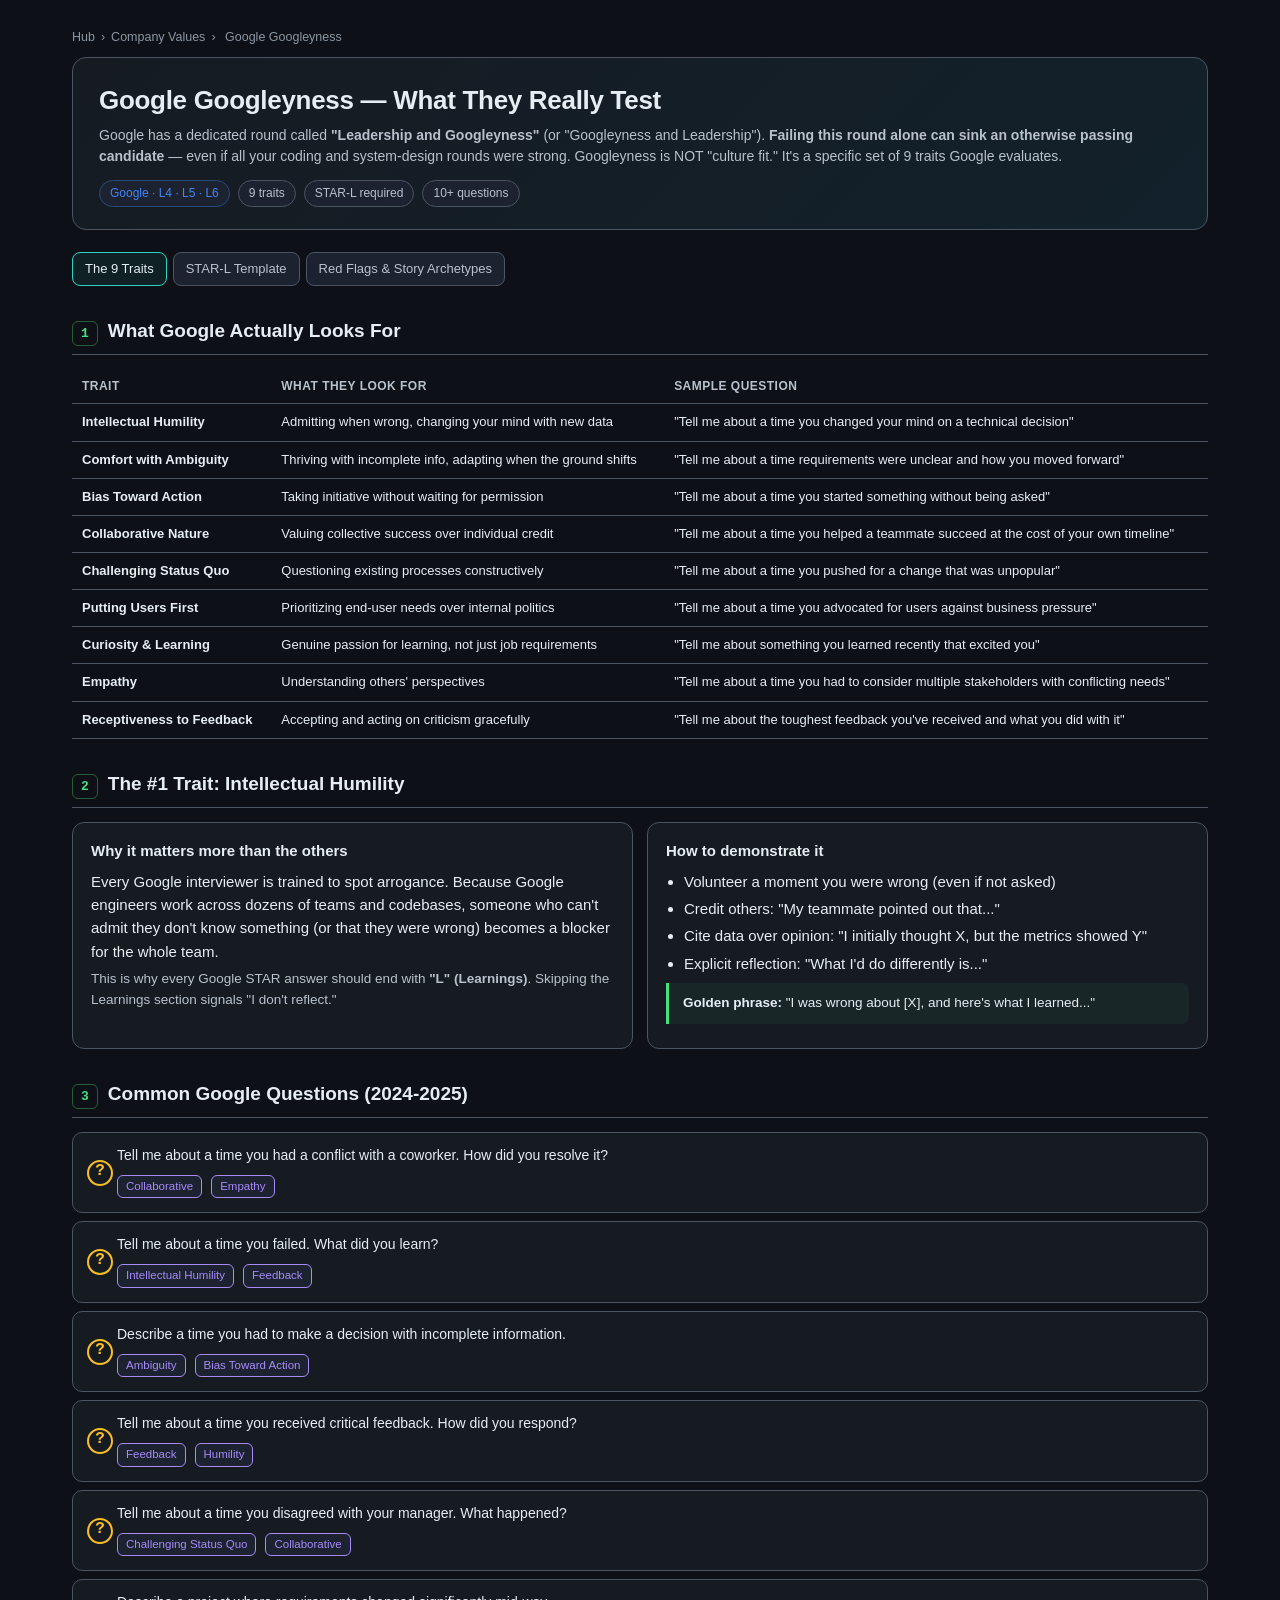
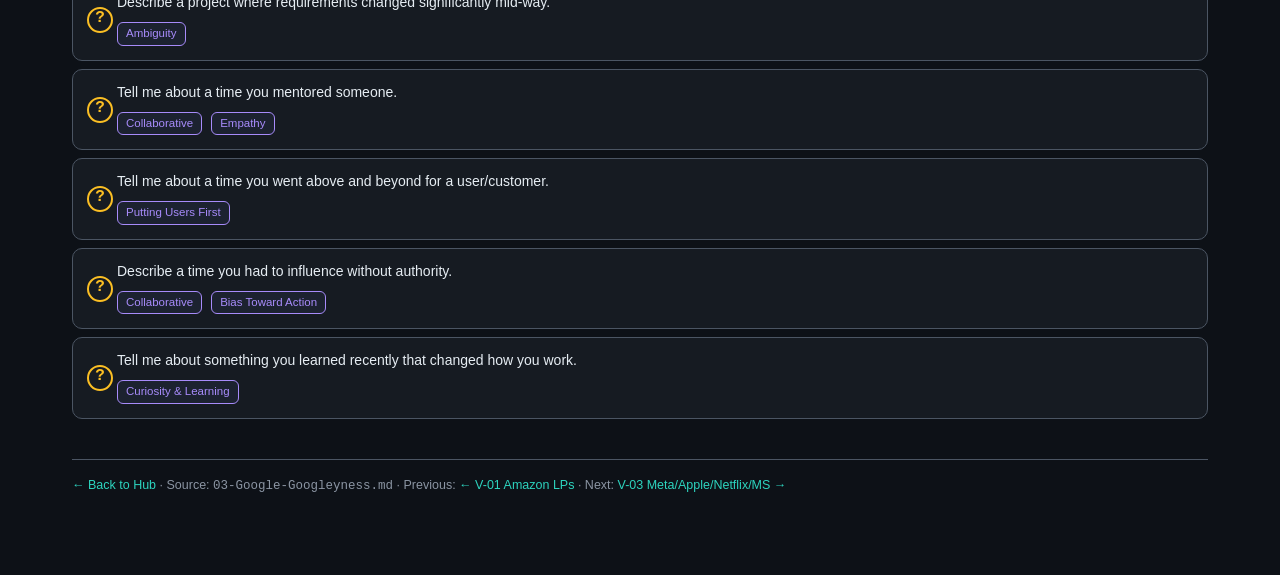
<file: canvas/values/google-googleyness.html>
<!DOCTYPE html>
<html lang="en">
<head>
<meta charset="UTF-8">
<meta name="viewport" content="width=device-width, initial-scale=1.0">
<title>V-02 · Google Googleyness — Behavioral Interview</title>
<link rel="stylesheet" href="../assets/canvas.css">
</head>
<body>
<div class="wrap">

  <div class="breadcrumb"><a href="../index.html">Hub</a><span class="sep">›</span><a href="../index.html">Company Values</a><span class="sep">›</span> Google Googleyness</div>

  <header class="hero">
    <h1>Google Googleyness — What They Really Test</h1>
    <div class="sub">Google has a dedicated round called <b>"Leadership and Googleyness"</b> (or "Googleyness and Leadership"). <b>Failing this round alone can sink an otherwise passing candidate</b> — even if all your coding and system-design rounds were strong. Googleyness is NOT "culture fit." It's a specific set of 9 traits Google evaluates.</div>
    <div class="badges">
      <span class="badge google">Google · L4 · L5 · L6</span>
      <span class="badge">9 traits</span>
      <span class="badge">STAR-L required</span>
      <span class="badge">10+ questions</span>
    </div>
  </header>

  <div data-tabscope>
    <div class="tabs">
      <div class="tab active" data-tab="traits">The 9 Traits</div>
      <div class="tab" data-tab="template">STAR-L Template</div>
      <div class="tab" data-tab="tips">Red Flags &amp; Story Archetypes</div>
    </div>

    <!-- ============ TAB 1: THE 9 TRAITS ============ -->
    <div class="tabpanel active" data-panel="traits">

      <section>
        <div class="sec-h"><span class="n">1</span><h2>What Google Actually Looks For</h2></div>
        <table>
          <thead><tr><th>Trait</th><th>What they look for</th><th>Sample question</th></tr></thead>
          <tbody>
            <tr>
              <td><b>Intellectual Humility</b></td>
              <td>Admitting when wrong, changing your mind with new data</td>
              <td>"Tell me about a time you changed your mind on a technical decision"</td>
            </tr>
            <tr>
              <td><b>Comfort with Ambiguity</b></td>
              <td>Thriving with incomplete info, adapting when the ground shifts</td>
              <td>"Tell me about a time requirements were unclear and how you moved forward"</td>
            </tr>
            <tr>
              <td><b>Bias Toward Action</b></td>
              <td>Taking initiative without waiting for permission</td>
              <td>"Tell me about a time you started something without being asked"</td>
            </tr>
            <tr>
              <td><b>Collaborative Nature</b></td>
              <td>Valuing collective success over individual credit</td>
              <td>"Tell me about a time you helped a teammate succeed at the cost of your own timeline"</td>
            </tr>
            <tr>
              <td><b>Challenging Status Quo</b></td>
              <td>Questioning existing processes constructively</td>
              <td>"Tell me about a time you pushed for a change that was unpopular"</td>
            </tr>
            <tr>
              <td><b>Putting Users First</b></td>
              <td>Prioritizing end-user needs over internal politics</td>
              <td>"Tell me about a time you advocated for users against business pressure"</td>
            </tr>
            <tr>
              <td><b>Curiosity &amp; Learning</b></td>
              <td>Genuine passion for learning, not just job requirements</td>
              <td>"Tell me about something you learned recently that excited you"</td>
            </tr>
            <tr>
              <td><b>Empathy</b></td>
              <td>Understanding others' perspectives</td>
              <td>"Tell me about a time you had to consider multiple stakeholders with conflicting needs"</td>
            </tr>
            <tr>
              <td><b>Receptiveness to Feedback</b></td>
              <td>Accepting and acting on criticism gracefully</td>
              <td>"Tell me about the toughest feedback you've received and what you did with it"</td>
            </tr>
          </tbody>
        </table>
      </section>

      <section>
        <div class="sec-h"><span class="n">2</span><h2>The #1 Trait: Intellectual Humility</h2></div>
        <div class="grid g2">
          <div class="card">
            <h3>Why it matters more than the others</h3>
            <p>Every Google interviewer is trained to spot arrogance. Because Google engineers work across dozens of teams and codebases, someone who can't admit they don't know something (or that they were wrong) becomes a blocker for the whole team.</p>
            <p class="muted">This is why every Google STAR answer should end with <b>"L" (Learnings)</b>. Skipping the Learnings section signals "I don't reflect."</p>
          </div>
          <div class="card">
            <h3>How to demonstrate it</h3>
            <ul class="tight">
              <li>Volunteer a moment you were wrong (even if not asked)</li>
              <li>Credit others: "My teammate pointed out that..."</li>
              <li>Cite data over opinion: "I initially thought X, but the metrics showed Y"</li>
              <li>Explicit reflection: "What I'd do differently is..."</li>
            </ul>
            <div class="callout tip" style="margin-top:8px"><b>Golden phrase:</b> "I was wrong about [X], and here's what I learned..."</div>
          </div>
        </div>
      </section>

      <section>
        <div class="sec-h"><span class="n">3</span><h2>Common Google Questions (2024-2025)</h2></div>
        <div>
          <div class="q-card"><div class="q-txt">Tell me about a time you had a conflict with a coworker. How did you resolve it?</div><div class="q-tags"><span class="pill value">Collaborative</span><span class="pill value">Empathy</span></div></div>
          <div class="q-card"><div class="q-txt">Tell me about a time you failed. What did you learn?</div><div class="q-tags"><span class="pill value">Intellectual Humility</span><span class="pill value">Feedback</span></div></div>
          <div class="q-card"><div class="q-txt">Describe a time you had to make a decision with incomplete information.</div><div class="q-tags"><span class="pill value">Ambiguity</span><span class="pill value">Bias Toward Action</span></div></div>
          <div class="q-card"><div class="q-txt">Tell me about a time you received critical feedback. How did you respond?</div><div class="q-tags"><span class="pill value">Feedback</span><span class="pill value">Humility</span></div></div>
          <div class="q-card"><div class="q-txt">Tell me about a time you disagreed with your manager. What happened?</div><div class="q-tags"><span class="pill value">Challenging Status Quo</span><span class="pill value">Collaborative</span></div></div>
          <div class="q-card"><div class="q-txt">Describe a project where requirements changed significantly mid-way.</div><div class="q-tags"><span class="pill value">Ambiguity</span></div></div>
          <div class="q-card"><div class="q-txt">Tell me about a time you mentored someone.</div><div class="q-tags"><span class="pill value">Collaborative</span><span class="pill value">Empathy</span></div></div>
          <div class="q-card"><div class="q-txt">Tell me about a time you went above and beyond for a user/customer.</div><div class="q-tags"><span class="pill value">Putting Users First</span></div></div>
          <div class="q-card"><div class="q-txt">Describe a time you had to influence without authority.</div><div class="q-tags"><span class="pill value">Collaborative</span><span class="pill value">Bias Toward Action</span></div></div>
          <div class="q-card"><div class="q-txt">Tell me about something you learned recently that changed how you work.</div><div class="q-tags"><span class="pill value">Curiosity &amp; Learning</span></div></div>
        </div>
      </section>
    </div>

    <!-- ============ TAB 2: STAR-L TEMPLATE ============ -->
    <div class="tabpanel" data-panel="template">

      <section>
        <div class="sec-h"><span class="n">1</span><h2>STAR-L — Google's Preferred Answer Format</h2></div>
        <p class="muted">Google explicitly recommends adding <b>Learnings</b> to every STAR answer.</p>
        <div class="starbar">
          <div class="b-s">S 15%</div>
          <div class="b-t">T 10%</div>
          <div class="b-a">A 55%</div>
          <div class="b-r">R 10%</div>
          <div class="b-l">L 10%</div>
        </div>
        <div class="grid g2" style="margin-top:14px">
          <div class="card">
            <h3><span class="star-tag s">S</span>ituation</h3>
            <p class="muted">Brief context (2-3 sentences). Don't spend more.</p>
          </div>
          <div class="card">
            <h3><span class="star-tag t">T</span>ask</h3>
            <p class="muted">Your specific responsibility.</p>
          </div>
          <div class="card">
            <h3><span class="star-tag a">A</span>ction — 55% of your answer</h3>
            <p class="muted">What YOU did. Use "I", not "we". Include reasoning.</p>
          </div>
          <div class="card">
            <h3><span class="star-tag r">R</span>esult</h3>
            <p class="muted">Quantified outcome.</p>
          </div>
          <div class="card" style="grid-column:1/-1;border-left:3px solid var(--l-color)">
            <h3><span class="star-tag l">L</span>earnings — MUST INCLUDE</h3>
            <p>What would you do differently? What did this teach you? This is where you signal <b>Intellectual Humility</b> — Google's most valued trait.</p>
            <div class="example good">
              <div class="label">Good Learnings</div>
              <p><em>"I learned that when I skip the design review, I create rework for the whole team. Now I always share a one-pager for any change touching &gt;3 files, even when I think I've thought it through."</em></p>
            </div>
            <div class="example bad">
              <div class="label">Weak Learnings</div>
              <p><em>"I learned to be more careful."</em> <span class="muted">— too vague, no behavior change</span></p>
            </div>
          </div>
        </div>
      </section>

      <section>
        <div class="sec-h"><span class="n">2</span><h2>Story Archetypes to Prepare</h2></div>
        <p class="muted">6-8 versatile stories that hit multiple traits:</p>
        <ol class="tight">
          <li><b>Navigating vague constraints</b> — "We had no spec, unclear requirements, and a tight deadline..." <span class="pill value">Ambiguity</span> <span class="pill value">Bias Toward Action</span></li>
          <li><b>Accepting hard feedback</b> — "My tech lead told me my design was fundamentally wrong..." <span class="pill value">Humility</span> <span class="pill value">Feedback</span></li>
          <li><b>Advocating for users over business pressure</b> — "PM wanted to ship without fixing the accessibility issue..." <span class="pill value">Users First</span> <span class="pill value">Challenging Status Quo</span></li>
          <li><b>Changing your mind</b> — "I was convinced we should use microservices, but after researching..." <span class="pill value">Humility</span> <span class="pill value">Curiosity</span></li>
          <li><b>Helping someone else shine</b> — "I noticed a junior engineer had a better approach, so I..." <span class="pill value">Collaborative</span> <span class="pill value">Empathy</span></li>
          <li><b>Taking initiative</b> — "Nobody asked me to, but I noticed our CI pipeline was broken..." <span class="pill value">Bias Toward Action</span> <span class="pill value">Ownership</span></li>
          <li><b>Self-directed learning</b> — "I started learning [X] on the side because I noticed our team was blocked on..." <span class="pill value">Curiosity</span> <span class="pill value">Bias Toward Action</span></li>
          <li><b>Cross-functional conflict</b> — "Design wanted A, engineering wanted B, and I facilitated a way to prototype both..." <span class="pill value">Collaborative</span> <span class="pill value">Empathy</span></li>
        </ol>
      </section>
    </div>

    <!-- ============ TAB 3: RED FLAGS & TIPS ============ -->
    <div class="tabpanel" data-panel="tips">

      <section>
        <div class="sec-h"><span class="n">1</span><h2>Red Flags Google Watches For</h2></div>
        <div class="gb-grid">
          <div class="gb-h bad">Red flags (will lower your Googleyness score)</div>
          <div class="gb-h good">Green flags (raise your score)</div>
          <div class="gb-c bad">
            <ul>
              <li><b>Arrogance:</b> "I was obviously right and everyone else was wrong"</li>
              <li><b>Blame-shifting:</b> "The PM gave us bad requirements"</li>
              <li><b>Lone wolf:</b> Stories where you succeed alone without collaborating</li>
              <li><b>Rigidity:</b> Inability to change your mind or approach</li>
              <li><b>Lack of curiosity:</b> No examples of self-directed learning</li>
              <li><b>Skipping L:</b> No reflection, no lesson learned</li>
              <li><b>Superficial answers:</b> "I just made it happen"</li>
              <li><b>Dismissing others:</b> "The junior engineer didn't get it"</li>
            </ul>
          </div>
          <div class="gb-c good">
            <ul>
              <li><b>Vulnerability:</b> "I was wrong about X. Here's what I learned..."</li>
              <li><b>Ownership:</b> "I should have clarified earlier"</li>
              <li><b>Credit-sharing:</b> "My teammate pointed out..."</li>
              <li><b>Adaptability:</b> "New data changed my mind"</li>
              <li><b>Self-directed learning:</b> "I started studying X on my own because..."</li>
              <li><b>Explicit L:</b> Behavior change from lesson</li>
              <li><b>Reasoning:</b> "I chose X over Y because..."</li>
              <li><b>Empathy:</b> "I could see her point that..."</li>
            </ul>
          </div>
        </div>
      </section>

      <section>
        <div class="sec-h"><span class="n">2</span><h2>The Interviewer's Rubric</h2></div>
        <div class="card">
          <p>Google's rubric asks the interviewer to rate you on:</p>
          <ol class="tight">
            <li><b>Did the candidate demonstrate the trait clearly?</b> (specific example, not hypothetical)</li>
            <li><b>Was it self-driven or manager-directed?</b> (initiative signals higher score)</li>
            <li><b>Did they reflect on what they'd do differently?</b> (Intellectual Humility)</li>
            <li><b>Did they credit others or take sole credit?</b> (Collaboration)</li>
            <li><b>Would I want to work with this person?</b> (the "airport test")</li>
          </ol>
          <div class="callout tip" style="margin-top:10px"><b>The airport test:</b> "Would I be happy if I were stuck at an airport with this person for 6 hours?" Google explicitly asks this. Be warm, self-aware, and interested in others.</div>
        </div>
      </section>

      <section>
        <div class="sec-h"><span class="n">3</span><h2>Pre-Interview Checklist</h2></div>
        <ul class="checklist">
          <li>I have 6-8 versatile stories, each mapped to 2-3 Google traits</li>
          <li>Every story has an explicit <b>L</b>earnings section</li>
          <li>At least one story where I <b>changed my mind</b> based on new data</li>
          <li>At least one story where I <b>received hard feedback</b> and acted on it</li>
          <li>At least one story where I <b>advocated for users</b> against internal pressure</li>
          <li>At least one story where I <b>took initiative without being asked</b></li>
          <li>At least one story where I <b>helped a teammate succeed</b></li>
          <li>I've eliminated blame-shifting language ("the PM did X" &rarr; "I should have clarified X")</li>
          <li>I use "I", not "we", in Action sections (2:1 ratio+)</li>
          <li>I've practiced sharing credit ("My teammate pointed out...")</li>
        </ul>
      </section>
    </div>
  </div>

  <footer>
    <a href="../index.html">← Back to Hub</a> &middot; Source: <code>03-Google-Googleyness.md</code> &middot;
    Previous: <a href="amazon-lps.html">← V-01 Amazon LPs</a> &middot; Next: <a href="company-values.html">V-03 Meta/Apple/Netflix/MS →</a>
  </footer>

</div>
<script src="../assets/canvas.js"></script>
</body>
</html>
</file>
<file: canvas/assets/canvas.css>
/* ============================================================
   BEHAVIORAL INTERVIEW CANVAS — SHARED DESIGN SYSTEM
   Linked by every canvas/*.html via <link rel="stylesheet" href="../assets/canvas.css">
   ============================================================ */
:root{
  --bg:#0d1117; --panel:#161b22; --panel-2:#1c2230; --border:#4b5563;
  --text:#e6edf3; --muted:#b8c1cc; --faint:#8b95a3;
  /* categorical palette — 4 categories */
  --frame:#2dd4bf;   /* teal   — frameworks (STAR) */
  --value:#a78bfa;   /* violet — company values */
  --quest:#fbbf24;   /* amber  — question categories */
  --prep:#fb7185;    /* rose   — prep tools */
  /* STAR component colors */
  --s-color:#38bdf8; /* sky — situation */
  --t-color:#a78bfa; /* violet — task */
  --a-color:#fbbf24; /* amber — action (biggest) */
  --r-color:#4ade80; /* green — result */
  --l-color:#fb7185; /* rose — learnings */
  /* semantic */
  --ok:#4ade80;      /* success / good */
  --warn:#f87171;    /* red flag / bad */
  --info:#38bdf8;    /* neutral highlight */
  --accent:#2dd4bf;
}
*{box-sizing:border-box}
html{scroll-behavior:smooth}
body{
  margin:0;background:var(--bg);color:var(--text);
  font:15px/1.55 -apple-system,BlinkMacSystemFont,"Segoe UI",Roboto,Helvetica,Arial,sans-serif;
  -webkit-font-smoothing:antialiased;
}
code,.mono{font-family:"SF Mono",ui-monospace,"JetBrains Mono",Menlo,Consolas,monospace}
a{color:var(--accent);text-decoration:none}
a:hover{text-decoration:underline}
.wrap{max-width:1180px;margin:0 auto;padding:28px 22px 80px}

/* ---- header ---- */
header.hero{
  border:1px solid var(--border);border-radius:14px;
  background:linear-gradient(135deg,#161b22,#12212b);
  padding:22px 26px;margin-bottom:22px;
}
.hero h1{margin:0 0 4px;font-size:26px;letter-spacing:-.3px}
.hero .sub{color:var(--muted);font-size:14px}
.badges{margin-top:12px;display:flex;gap:8px;flex-wrap:wrap}
.badge{font-size:12px;padding:3px 10px;border-radius:999px;border:1px solid var(--border);background:var(--panel-2);color:var(--muted)}
.badge.lvl{color:var(--value);border-color:#4c3f7a}
.badge.company{color:var(--frame);border-color:#2f6b60}
.badge.amazon{color:#ff9900;border-color:#7a5a2a}
.badge.google{color:#4285f4;border-color:#2a4a7a}
.badge.meta{color:#0866ff;border-color:#2a3f7a}
.badge.apple{color:#e6edf3;border-color:#4b5563}
.badge.netflix{color:#e50914;border-color:#7a2a2a}
.badge.microsoft{color:#00a4ef;border-color:#2a5a7a}
.legend{margin-top:14px;display:flex;gap:14px;flex-wrap:wrap;font-size:12.5px;color:var(--muted)}
.legend span{display:inline-flex;align-items:center;gap:6px}
.dot{width:11px;height:11px;border-radius:3px;display:inline-block}

/* ---- section scaffolding ---- */
section{margin:30px 0}
.sec-h{display:flex;align-items:baseline;gap:10px;margin:0 0 14px;padding-bottom:8px;border-bottom:1px solid var(--border)}
.sec-h .n{font:600 13px/1 monospace;color:var(--ok);font-family:"SF Mono",monospace;border:1px solid #2a5c3a;border-radius:6px;padding:5px 8px}
.sec-h h2{margin:0;font-size:19px}
.sec-h .tag{margin-left:auto;font-size:11.5px;color:var(--faint);text-transform:uppercase;letter-spacing:.08em}

.grid{display:grid;gap:14px}
.g2{grid-template-columns:1fr 1fr}
.g3{grid-template-columns:1fr 1fr 1fr}
.g4{grid-template-columns:1fr 1fr 1fr 1fr}
@media(max-width:820px){.g2,.g3,.g4{grid-template-columns:1fr}}

.card{background:var(--panel);border:1px solid var(--border);border-radius:12px;padding:16px 18px}
.card h3{margin:0 0 8px;font-size:15px}
.card p{margin:6px 0;color:var(--text)}
.card .muted{color:var(--muted);font-size:13.5px}
.kicker{font-size:11px;text-transform:uppercase;letter-spacing:.09em;color:var(--faint);margin-bottom:2px}

/* ---- STAR letter-tags ---- */
.star-tag{display:inline-block;font:600 12px/1 "SF Mono",monospace;padding:4px 8px;border-radius:6px;margin-right:6px;border:1px solid;}
.star-tag.s{color:var(--s-color);border-color:var(--s-color);background:rgba(56,189,248,.08)}
.star-tag.t{color:var(--t-color);border-color:var(--t-color);background:rgba(167,139,250,.08)}
.star-tag.a{color:var(--a-color);border-color:var(--a-color);background:rgba(251,191,36,.08)}
.star-tag.r{color:var(--r-color);border-color:var(--r-color);background:rgba(74,222,128,.08)}
.star-tag.l{color:var(--l-color);border-color:var(--l-color);background:rgba(251,113,133,.08)}

/* ---- LP number tags ---- */
.lp-num{display:inline-block;font:700 12px/1 "SF Mono",monospace;color:#ff9900;border:1px solid #7a5a2a;background:rgba(255,153,0,.08);padding:4px 8px;border-radius:6px;margin-right:8px}

/* ---- STAR flow bar (visual timing weights) ---- */
.starbar{display:flex;border-radius:10px;overflow:hidden;border:1px solid var(--border);margin:8px 0;height:44px;font-size:12px;font-weight:600}
.starbar > div{display:flex;align-items:center;justify-content:center;color:#0d1117}
.starbar .b-s{background:var(--s-color);flex:1}
.starbar .b-t{background:var(--t-color);flex:1}
.starbar .b-a{background:var(--a-color);flex:6}
.starbar .b-r{background:var(--r-color);flex:1}
.starbar .b-l{background:var(--l-color);flex:1}

/* ---- code / example block ---- */
pre.code{background:#0b0f16;border:1px solid var(--border);border-radius:8px;padding:12px 14px;overflow:auto;
         font-size:12.5px;line-height:1.6;color:#c9d1d9;font-family:"SF Mono",ui-monospace,monospace;margin:6px 0;white-space:pre-wrap}
pre.code .cm{color:#6ea36e}
pre.code .kw{color:var(--value)}
pre.code .st{color:var(--quest)}
pre.code .hl{color:var(--accent);font-weight:600}

/* ---- example story block ---- */
.example{background:var(--panel-2);border-left:3px solid var(--accent);padding:12px 16px;border-radius:0 8px 8px 0;margin:8px 0;font-size:13.5px;line-height:1.6}
.example.good{border-left-color:var(--ok)}
.example.bad{border-left-color:var(--warn);opacity:.9}
.example .label{display:inline-block;font-size:11px;text-transform:uppercase;letter-spacing:.08em;color:var(--faint);margin-bottom:6px;font-weight:600}
.example.good .label{color:var(--ok)}
.example.bad .label{color:var(--warn)}
.example p{margin:4px 0}
.example em{color:var(--muted);font-style:italic}

/* ---- big-picture flow ---- */
.flow{display:flex;align-items:stretch;gap:0;flex-wrap:wrap;background:var(--panel);border:1px solid var(--border);border-radius:12px;padding:18px}
.step{flex:1 1 120px;min-width:120px;text-align:center;padding:10px 8px;position:relative}
.step .box{border-radius:10px;padding:10px 8px;border:1px solid var(--border);background:var(--panel-2);font-weight:600;font-size:13.5px}
.step small{display:block;color:var(--muted);margin-top:6px;font-size:12px;font-weight:400}
.step:not(:last-child)::after{content:"\2192";position:absolute;right:-9px;top:26px;color:var(--ok);font-size:20px;z-index:2}
.step.s .box{border-color:var(--s-color);color:var(--s-color)}
.step.t .box{border-color:var(--t-color);color:var(--t-color)}
.step.a .box{border-color:var(--a-color);color:var(--a-color)}
.step.r .box{border-color:var(--r-color);color:var(--r-color)}
.step.l .box{border-color:var(--l-color);color:var(--l-color)}

/* ---- tables ---- */
table{width:100%;border-collapse:collapse;font-size:13px;margin-top:4px}
th,td{text-align:left;padding:8px 10px;border-bottom:1px solid var(--border);vertical-align:top}
th{color:var(--muted);font-weight:600;font-size:12px;text-transform:uppercase;letter-spacing:.04em}
tbody tr:hover{background:var(--panel-2)}
td code{background:var(--panel-2);padding:1px 6px;border-radius:5px;font-size:12px;color:var(--accent)}
td .ok{color:var(--ok);font-weight:600}
td .bad{color:var(--warn);font-weight:600}

/* good vs bad columns */
.gb-grid{display:grid;grid-template-columns:1fr 1fr;gap:0;border:1px solid var(--border);border-radius:12px;overflow:hidden}
.gb-grid > div{padding:14px 16px}
.gb-grid .gb-h{font-size:12px;text-transform:uppercase;letter-spacing:.08em;font-weight:600;padding:10px 16px;background:var(--panel-2)}
.gb-grid .gb-h.bad{color:var(--warn);border-right:1px solid var(--border)}
.gb-grid .gb-h.good{color:var(--ok)}
.gb-grid .gb-c.bad{border-right:1px solid var(--border);background:rgba(248,113,113,.03)}
.gb-grid .gb-c.good{background:rgba(74,222,128,.03)}
.gb-grid ul{margin:0;padding-left:18px}
.gb-grid li{margin:4px 0;font-size:13.5px;color:var(--text)}
@media(max-width:820px){.gb-grid{grid-template-columns:1fr}.gb-grid .gb-h.bad,.gb-grid .gb-c.bad{border-right:none;border-bottom:1px solid var(--border)}}

/* ---- lists ---- */
ul.tight{margin:6px 0 6px 0;padding-left:18px}
ul.tight li{margin:4px 0}
ol.tight{margin:6px 0;padding-left:22px}
ol.tight li{margin:6px 0}
.pill{display:inline-block;font-size:11.5px;padding:2px 8px;border-radius:6px;background:var(--panel-2);border:1px solid var(--border);margin:2px 3px 2px 0;color:var(--muted)}
.pill.frame{border-color:var(--frame);color:var(--frame)}
.pill.value{border-color:var(--value);color:var(--value)}
.pill.quest{border-color:var(--quest);color:var(--quest)}
.pill.prep{border-color:var(--prep);color:var(--prep)}

/* ---- callouts ---- */
.callout{border-left:3px solid var(--warn);background:rgba(248,113,113,.06);padding:10px 14px;border-radius:0 8px 8px 0;margin:8px 0;font-size:13.5px}
.callout.tip{border-left-color:var(--ok);background:rgba(74,222,128,.06)}
.callout.info{border-left-color:var(--info);background:rgba(56,189,248,.06)}
.callout.warn{border-left-color:var(--warn);background:rgba(248,113,113,.06)}
.callout b{color:var(--text)}

/* ---- question card (interview question preview) ---- */
.q-card{background:var(--panel);border:1px solid var(--border);border-radius:10px;padding:12px 16px;margin:8px 0;position:relative;padding-left:44px}
.q-card::before{content:"?";position:absolute;left:14px;top:50%;transform:translateY(-50%);font-family:"SF Mono",monospace;font-size:16px;font-weight:700;color:var(--quest);border:2px solid var(--quest);border-radius:50%;width:22px;height:22px;line-height:18px;text-align:center}
.q-card .q-txt{font-size:14px;color:var(--text)}
.q-card .q-tags{margin-top:6px;display:flex;gap:6px;flex-wrap:wrap}

/* ---- tabs ---- */
.tabs{display:flex;gap:6px;flex-wrap:wrap;margin:6px 0 14px}
.tab{cursor:pointer;font-size:13px;padding:6px 12px;border-radius:8px;border:1px solid var(--border);background:var(--panel-2);color:var(--muted);transition:.12s}
.tab.active{color:var(--text);border-color:var(--accent);background:rgba(45,212,191,.08)}
.tab:hover:not(.active){border-color:var(--faint)}
.tabpanel{display:none}
.tabpanel.active{display:block}

/* ---- collapsibles ---- */
.collapsible>.c-head{cursor:pointer;display:flex;justify-content:space-between;align-items:center;gap:10px}
.collapsible>.c-head::after{content:"\25B8";color:var(--muted);transition:.15s;display:inline-block}
.collapsible.open>.c-head::after{transform:rotate(90deg)}
.collapsible>.c-body{display:none;margin-top:10px}
.collapsible.open>.c-body{display:block}

/* ---- LP card (Amazon Leadership Principle) ---- */
.lp-card{background:var(--panel);border:1px solid var(--border);border-radius:12px;padding:16px 18px;margin:12px 0;border-left:4px solid #ff9900}
.lp-card h3{margin:0 0 6px;font-size:16px;display:flex;align-items:baseline;gap:8px}
.lp-card blockquote{margin:8px 0;padding:8px 12px;border-left:2px solid var(--faint);color:var(--muted);font-style:italic;font-size:13px;background:var(--panel-2);border-radius:0 6px 6px 0}
.lp-card .lp-questions{margin-top:8px}
.lp-card .lp-questions .kicker{margin-bottom:4px}
.lp-card ul.tight{margin:4px 0}
.lp-card .lp-focus{margin-top:10px;padding:8px 12px;background:rgba(74,222,128,.06);border-left:2px solid var(--ok);border-radius:0 6px 6px 0;font-size:13px}

/* ---- interactive sim / builder ---- */
.sim{background:var(--panel);border:1px solid var(--border);border-radius:12px;padding:16px 18px}
.sim-controls{display:flex;gap:8px;flex-wrap:wrap;align-items:center;margin-bottom:12px}
.sim-controls input,.sim-controls textarea,.sim-controls select{background:var(--bg);border:1px solid var(--border);border-radius:8px;color:var(--text);padding:6px 10px;font:inherit;font-size:13px}
.sim-controls input:focus,.sim-controls textarea:focus,.sim-controls select:focus{outline:none;border-color:var(--accent)}
.btn{cursor:pointer;font-size:12.5px;padding:6px 12px;border-radius:8px;border:1px solid var(--border);background:var(--panel-2);color:var(--text);transition:.12s;font-family:inherit}
.btn:hover{border-color:var(--accent);color:var(--accent)}
.btn.active{border-color:var(--accent);color:var(--accent);background:rgba(45,212,191,.08)}
.btn.primary{border-color:var(--accent);color:var(--bg);background:var(--accent);font-weight:600}
.btn.primary:hover{background:#5ee4d1;color:var(--bg)}
.btn.warn{border-color:var(--warn);color:var(--warn)}
.btn.warn:hover{background:rgba(248,113,113,.1)}

/* STAR builder fields */
.star-field{margin:12px 0}
.star-field label{display:flex;align-items:center;gap:8px;font-size:13px;font-weight:600;margin-bottom:4px}
.star-field textarea{width:100%;min-height:70px;background:var(--bg);border:1px solid var(--border);border-radius:8px;color:var(--text);padding:10px 12px;font:inherit;font-size:13.5px;resize:vertical;line-height:1.55}
.star-field textarea:focus{outline:none;border-color:var(--accent)}
.star-field .meter{margin-top:4px;font-size:11.5px;color:var(--faint);display:flex;gap:12px;flex-wrap:wrap}
.star-field .meter .ok{color:var(--ok)}
.star-field .meter .warn{color:var(--warn)}

/* ---- story bank card ---- */
.story-card{background:var(--panel);border:1px solid var(--border);border-radius:10px;padding:12px 14px;margin:10px 0}
.story-card .st-head{display:flex;justify-content:space-between;align-items:center;gap:8px;margin-bottom:6px}
.story-card .st-title{font-weight:600;font-size:14px;color:var(--text)}
.story-card .st-meta{font-size:11.5px;color:var(--faint)}
.story-card .st-body{font-size:13px;color:var(--muted);margin:4px 0 6px}

/* coverage matrix */
.cov{margin-top:12px}
.cov-row{display:flex;align-items:center;gap:10px;padding:6px 0;border-bottom:1px solid var(--border);font-size:13px}
.cov-row:last-child{border-bottom:none}
.cov-row .cov-label{flex:1;color:var(--text)}
.cov-row .cov-count{font-family:monospace;font-size:12px;color:var(--muted);padding:2px 8px;border-radius:6px;border:1px solid var(--border);background:var(--panel-2)}
.cov-row .cov-count.ok{color:var(--ok);border-color:#2a5c3a}
.cov-row .cov-count.warn{color:var(--warn);border-color:#7a2a2a}

/* ---- index hub ---- */
.hub{display:grid;grid-template-columns:repeat(auto-fill,minmax(280px,1fr));gap:14px;margin-top:8px}
.hub a.tile{display:block;background:var(--panel);border:1px solid var(--border);border-radius:12px;padding:14px 16px;color:var(--text);transition:.12s;border-left:4px solid var(--border)}
.hub a.tile:hover{border-color:var(--accent);text-decoration:none;transform:translateY(-1px)}
.hub a.tile.frame{border-left-color:var(--frame)}
.hub a.tile.value{border-left-color:var(--value)}
.hub a.tile.quest{border-left-color:var(--quest)}
.hub a.tile.prep{border-left-color:var(--prep)}
.hub a.tile.frame:hover{border-color:var(--frame)}
.hub a.tile.value:hover{border-color:var(--value)}
.hub a.tile.quest:hover{border-color:var(--quest)}
.hub a.tile.prep:hover{border-color:var(--prep)}
.hub .num{font-family:"SF Mono",monospace;color:var(--faint);font-size:12px}
.hub .tt{font-size:15px;font-weight:600;margin:2px 0 4px}
.hub .dd{color:var(--muted);font-size:12.5px}
.lvlband{margin:26px 0 4px;font-size:12px;text-transform:uppercase;letter-spacing:.1em}
.lvlband.frame{color:var(--frame)}
.lvlband.value{color:var(--value)}
.lvlband.quest{color:var(--quest)}
.lvlband.prep{color:var(--prep)}

/* ---- nav breadcrumb ---- */
.breadcrumb{font-size:12.5px;color:var(--faint);margin-bottom:10px}
.breadcrumb a{color:var(--faint)}
.breadcrumb a:hover{color:var(--accent)}
.breadcrumb .sep{margin:0 6px}

/* ---- checklist ---- */
.checklist{list-style:none;padding:0;margin:8px 0}
.checklist li{padding:6px 0 6px 26px;position:relative;font-size:13.5px;color:var(--text);border-bottom:1px dashed var(--border)}
.checklist li:last-child{border-bottom:none}
.checklist li::before{content:"";position:absolute;left:0;top:8px;width:14px;height:14px;border:1.5px solid var(--faint);border-radius:3px;background:var(--panel-2)}
.checklist li.done{color:var(--muted);text-decoration:line-through}
.checklist li.done::before{background:var(--ok);border-color:var(--ok);content:"\2713";color:var(--bg);font-size:11px;font-weight:700;line-height:14px;text-align:center}
.checklist li{cursor:pointer;user-select:none}

footer{margin-top:40px;padding-top:16px;border-top:1px solid var(--border);color:var(--faint);font-size:12.5px}

@media print{
  body{background:#fff;color:#111}
  .card,.flow,header.hero,.hub a.tile,.sim{border-color:#ccc;background:#fff}
  pre.code{background:#f6f8fa;color:#111}
  a{color:#065f46}
  .tabpanel{display:block!important}
  .collapsible>.c-body{display:block!important}
}
</file>
